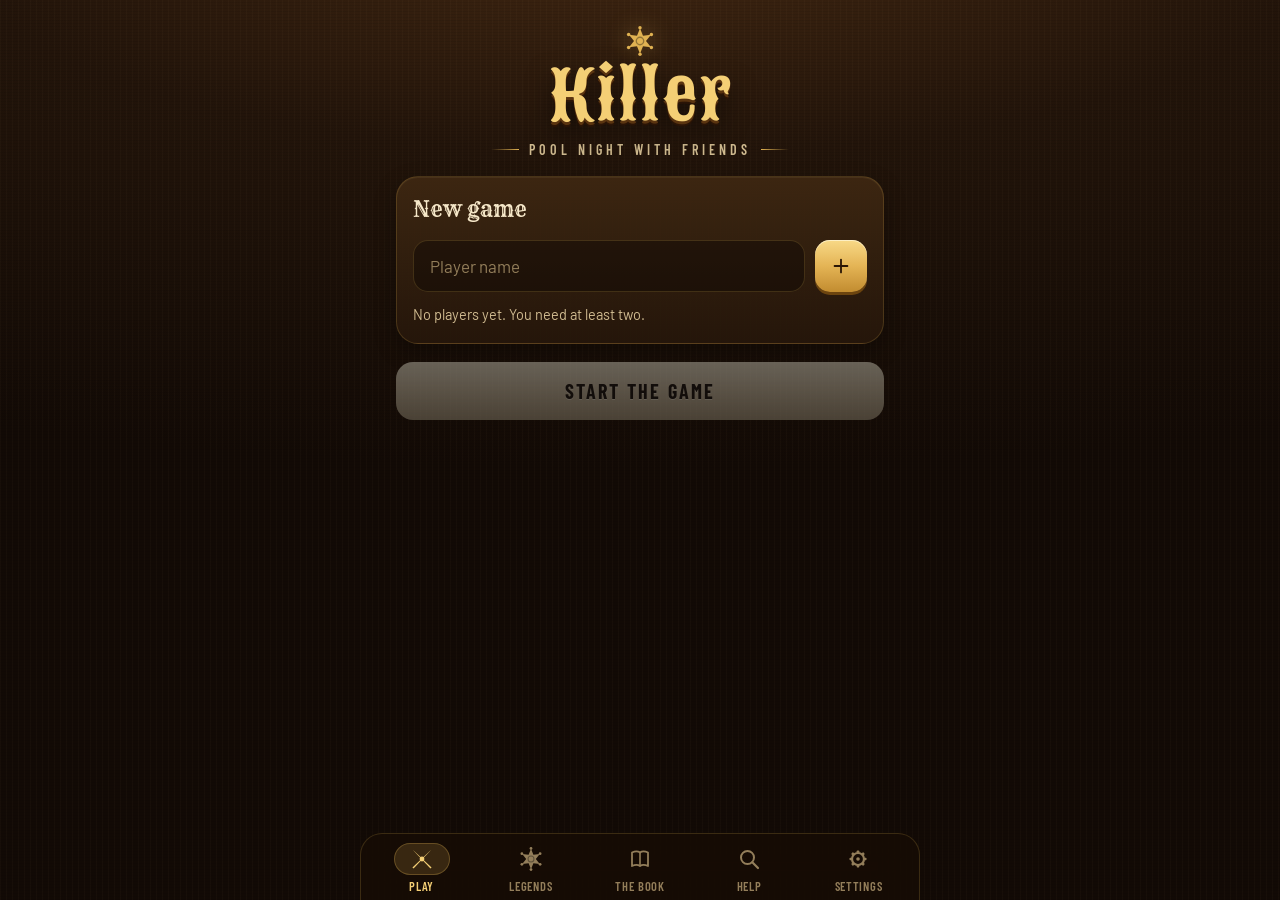
<file: index.html>
<!DOCTYPE html>
<html lang="fr">
<head>
<meta charset="UTF-8">
<meta name="viewport" content="width=device-width, initial-scale=1, viewport-fit=cover">
<meta name="theme-color" content="#160d06">
<meta name="color-scheme" content="dark">
<meta name="apple-mobile-web-app-capable" content="yes">
<meta name="mobile-web-app-capable" content="yes">
<meta name="apple-mobile-web-app-status-bar-style" content="black-translucent">
<meta name="apple-mobile-web-app-title" content="Killer">
<meta name="description" content="Killer — le compagnon de tes soirées billard : cartes, vies, classement et règles maison.">
<title>Killer — Billard entre amis</title>
<link rel="manifest" href="manifest.webmanifest">
<link rel="icon" type="image/png" href="icons/icon-192.png">
<link rel="apple-touch-icon" href="icons/apple-touch-icon.png">
<link rel="stylesheet" href="app.css">
</head>
<body>
<div id="app" class="appWrap"></div>
<div id="toast" class="toast" role="status" aria-live="polite"></div>
<script src="images.js"></script>
<script src="app.js"></script>
</body>
</html>
</file>
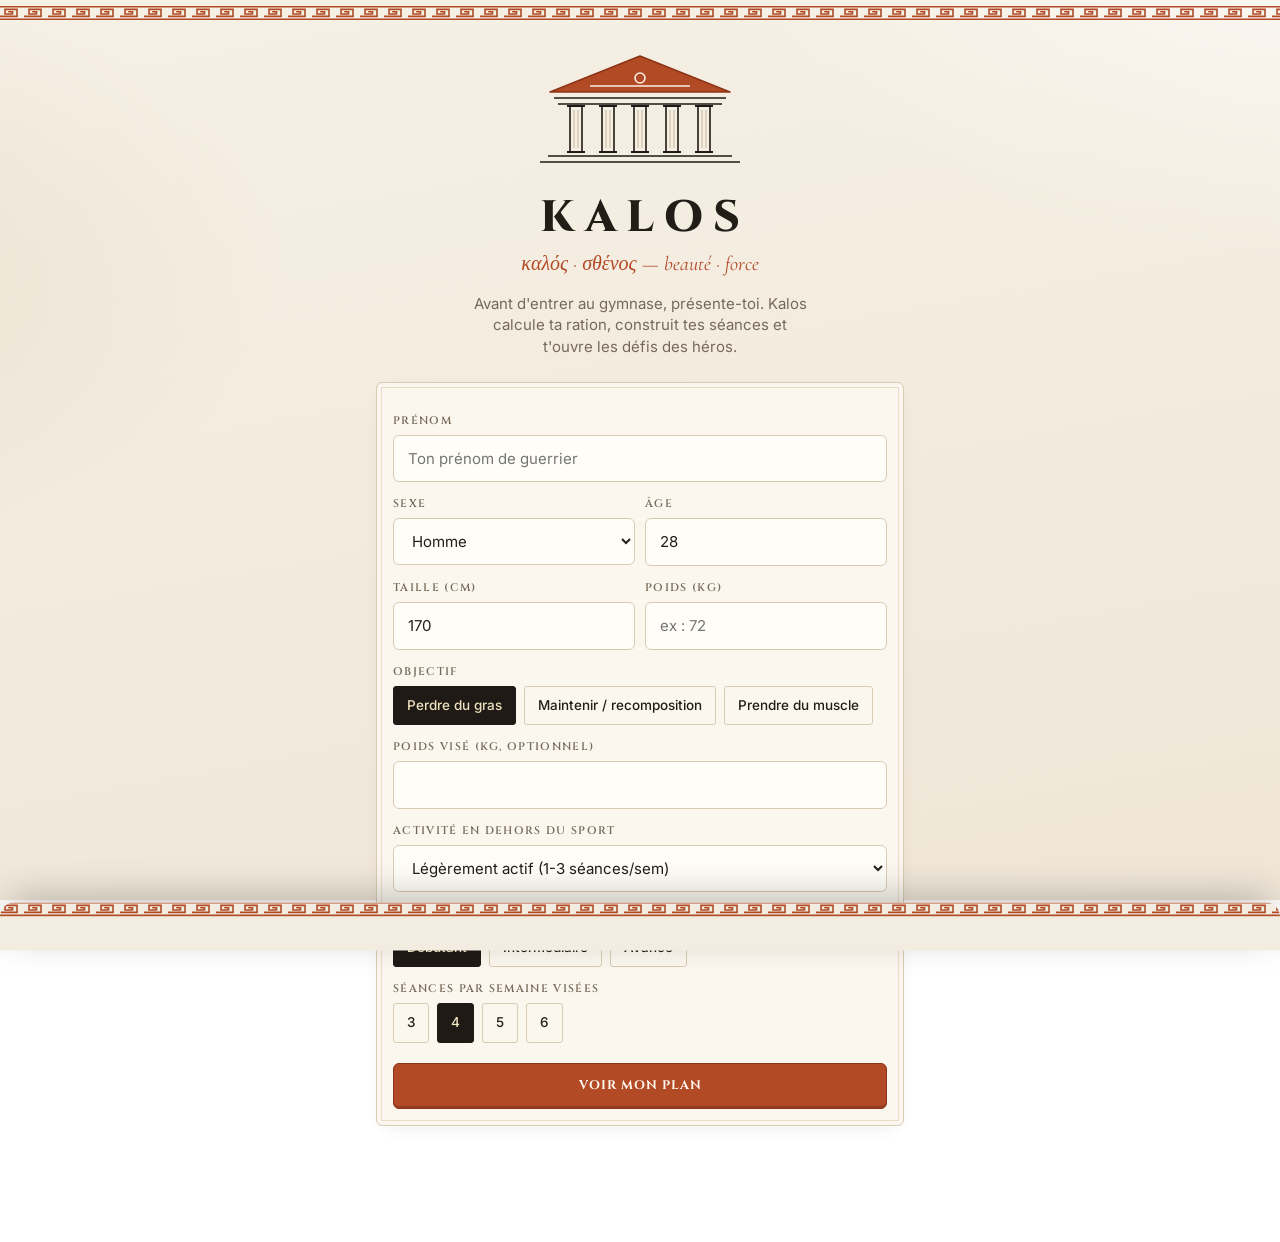
<file: kalos/index.html>
<!DOCTYPE html>
<html lang="fr">
<head>
<meta charset="utf-8">
<meta name="viewport" content="width=device-width, initial-scale=1, viewport-fit=cover">
<meta name="theme-color" content="#f3ece0">
<meta name="apple-mobile-web-app-capable" content="yes">
<meta name="mobile-web-app-capable" content="yes">
<meta name="apple-mobile-web-app-status-bar-style" content="default">
<meta name="apple-mobile-web-app-title" content="Kalos">
<title>Kalos</title>
<link rel="manifest" href="manifest.webmanifest">
<link rel="apple-touch-icon" href="apple-touch-icon.png">
<link rel="icon" type="image/png" href="icon-192.png">
<link rel="preconnect" href="https://fonts.googleapis.com">
<link rel="preconnect" href="https://fonts.gstatic.com" crossorigin>
<link href="https://fonts.googleapis.com/css2?family=Cinzel:wght@500;600;700;800&family=Cormorant+Garamond:ital,wght@1,500;1,600&family=Inter:wght@400;500;600;700&display=swap" rel="stylesheet">
<style>
:root{
  --bg:#f3ece0;--card:#fbf7ef;--card2:#efe6d6;--line:#d9cbb2;--line2:#e8dcc7;
  --txt:#231d17;--mut:#76695a;--dim:#a49580;
  --terra:#b24a26;--terra-d:#8c3416;--terra-l:#f1ddd0;--ink:#1f1a15;--gold:#a8822f;--gold-l:#efe2bf;--aegean:#2d5b80;--olive:#66773a;--blood:#8e2a1c;
  --pro:#b24a26;--carb:#2d5b80;--fat:#c39a3e;
  --r:6px;--safe-t:env(safe-area-inset-top,0px);--safe-b:env(safe-area-inset-bottom,0px);
  --serif:"Cinzel","Trajan Pro",Georgia,serif;--sans:Inter,system-ui,-apple-system,sans-serif;--it:"Cormorant Garamond",Georgia,serif;
  --meander:url("data:image/svg+xml,%3Csvg xmlns='http://www.w3.org/2000/svg' width='24' height='14' viewBox='0 0 24 14'%3E%3Cg fill='none' stroke='%23b24a26' stroke-width='1.6' stroke-linecap='square'%3E%3Cpath d='M0 .8H24M0 13.2H24'/%3E%3Cpath d='M0 10.4H17V3.4H5V8H12.5V5.8H9'/%3E%3C/g%3E%3C/svg%3E");
}
*{box-sizing:border-box;-webkit-tap-highlight-color:transparent}
html,body{margin:0;color:var(--txt);font-family:var(--sans);font-size:15px;line-height:1.45}
body{min-height:100vh;padding-top:var(--safe-t);background:
  radial-gradient(1200px 600px at 110% -10%,rgba(255,255,255,.7),transparent 60%),
  radial-gradient(900px 500px at -20% 30%,rgba(214,198,170,.35),transparent 60%),
  linear-gradient(170deg,#f6f0e5,#efe6d7);background-attachment:fixed}
h1,h2,h3,.serif{font-family:var(--serif);letter-spacing:.02em;margin:0;font-weight:700}
h1{font-size:25px;line-height:1.15}h2{font-size:18px}h3{font-size:15px;letter-spacing:.04em}
.kcal,.num,.stat .v,.timer .t,.set,.day{font-family:var(--serif)}
.quote{font-family:var(--it);font-style:italic;font-size:18px;line-height:1.35;color:var(--mut)}
button{font:inherit;color:inherit;background:none;border:0;cursor:pointer;padding:0}
input,select,textarea{font:inherit;color:var(--txt);background:#fffdf8;border:1px solid var(--line);border-radius:var(--r);padding:12px 14px;width:100%;outline:none}
input:focus,select:focus,textarea:focus{border-color:var(--terra);box-shadow:0 0 0 3px rgba(178,74,38,.12)}
label{display:block;font-size:11px;color:var(--mut);margin:14px 0 6px;font-family:var(--serif);letter-spacing:.12em;text-transform:uppercase;font-weight:600}
.wrap{max-width:560px;margin:0 auto;padding:0 16px calc(104px + var(--safe-b))}
.row{display:flex;align-items:center;gap:10px}.between{justify-content:space-between}.col{display:flex;flex-direction:column;gap:10px}
.grid2{display:grid;grid-template-columns:1fr 1fr;gap:10px}.grid3{display:grid;grid-template-columns:repeat(3,1fr);gap:10px}
.mut{color:var(--mut)}.dim{color:var(--dim)}.small{font-size:13px}.xs{font-size:12px}.b{font-weight:600}
.grow{flex:1;min-width:0}.ell{white-space:nowrap;overflow:hidden;text-overflow:ellipsis}
.meander{height:14px;background:var(--meander) repeat-x;background-size:24px 14px}
.meander.thin{height:10px;background-size:17px 10px;opacity:.75}
/* cartes : cadre double façon stèle */
.card{background:var(--card);border:1px solid var(--line);border-radius:var(--r);padding:16px;margin-bottom:12px;box-shadow:inset 0 0 0 4px var(--card),inset 0 0 0 5px var(--line2),0 1px 0 rgba(255,255,255,.8),0 6px 18px -12px rgba(80,50,20,.25)}
.card.ink{background:var(--ink);color:#f3e7d1;border-color:var(--ink);box-shadow:inset 0 0 0 4px var(--ink),inset 0 0 0 5px rgba(168,130,47,.55),0 10px 24px -14px rgba(0,0,0,.6)}
.card.ink .mut{color:#bfae92}
.card.terra{background:linear-gradient(160deg,#b9502b,#9a3d1c);color:#fbefe3;border-color:#8c3416;box-shadow:inset 0 0 0 4px transparent,inset 0 0 0 5px rgba(255,235,210,.35),0 10px 24px -14px rgba(120,40,10,.7)}
.card.terra .mut{color:#f2cdb7}
/* boutons */
.btn{white-space:nowrap;display:inline-flex;align-items:center;justify-content:center;gap:8px;padding:13px 18px;border-radius:var(--r);font-weight:700;font-family:var(--serif);letter-spacing:.08em;text-transform:uppercase;font-size:12.5px;background:var(--card);border:1px solid var(--ink);color:var(--ink)}
.btn.pri{background:var(--terra);color:#fff8ef;border-color:var(--terra-d);box-shadow:inset 0 -2px 0 rgba(0,0,0,.18)}
.btn.dark{background:var(--ink);color:var(--gold-l);border-color:var(--ink);box-shadow:inset 0 0 0 3px var(--ink),inset 0 0 0 4px rgba(168,130,47,.6)}
.btn.ghost{background:transparent;border-color:transparent}
.btn.full{width:100%}.btn.sm{padding:8px 12px;font-size:11px}
.btn:active{transform:translateY(1px)}
.btn[disabled]{opacity:.45}
.chips{display:flex;gap:8px;flex-wrap:wrap}
.chip{padding:9px 13px;border-radius:3px;background:var(--card);border:1px solid var(--line);font-size:13.5px;font-weight:500}
.chip.on{background:var(--ink);color:var(--gold-l);border-color:var(--ink)}
.tag{display:inline-block;font-size:10px;font-weight:700;padding:4px 8px;border-radius:2px;background:var(--card2);color:var(--mut);font-family:var(--serif);letter-spacing:.12em;text-transform:uppercase}
.tag.terra{background:var(--terra-l);color:var(--terra-d)}
.tag.gold{background:var(--gold-l);color:#7a5d1c}
/* en-tête */
.head{padding:14px 0 6px}
.top{display:flex;align-items:flex-end;justify-content:space-between;gap:12px;margin:12px 0 18px}
.eyebrow{font-family:var(--serif);font-size:11px;letter-spacing:.2em;text-transform:uppercase;color:var(--terra);font-weight:700}
.ico{width:42px;height:42px;border-radius:50%;background:var(--card);border:1px solid var(--line);display:flex;align-items:center;justify-content:center;color:var(--ink);flex:none}
.ico svg{width:22px;height:22px}
.sec{display:flex;align-items:center;gap:10px;margin:26px 0 12px;font-family:var(--serif);font-weight:700;font-size:13px;letter-spacing:.18em;text-transform:uppercase}
.sec::before,.sec::after{content:"";flex:1;height:1px;background:linear-gradient(90deg,transparent,var(--line) 30%,var(--line) 70%,transparent)}
.sec i{width:6px;height:6px;background:var(--terra);transform:rotate(45deg);display:inline-block}
/* nav */
.nav{position:fixed;left:0;right:0;bottom:0;background:rgba(248,243,233,.96);backdrop-filter:blur(12px);-webkit-backdrop-filter:blur(12px);padding:0 6px calc(6px + var(--safe-b));z-index:20;box-shadow:0 -8px 24px -18px rgba(60,40,20,.5)}
.nav .meander{margin:0 -6px 4px}
.nav .in{max-width:560px;margin:0 auto;display:grid;grid-template-columns:repeat(5,1fr)}
.nav button{display:flex;flex-direction:column;align-items:center;gap:3px;font-family:var(--serif);font-size:9.5px;letter-spacing:.1em;text-transform:uppercase;font-weight:700;color:var(--dim);padding:6px 0 4px;position:relative}
.nav button svg{width:26px;height:26px}
.nav button.on{color:var(--terra)}
.nav button.on::after{content:"";position:absolute;top:-1px;width:6px;height:6px;background:var(--terra);transform:rotate(45deg)}
/* barres, listes */
.bar{height:6px;border-radius:1px;background:var(--card2);overflow:hidden;border:1px solid var(--line2)}
.bar>i{display:block;height:100%}
.list .it{display:flex;align-items:center;gap:12px;padding:12px 0;border-top:1px solid var(--line2)}
.list .it:first-child{border-top:0}
.kcal{font-weight:700}
.x{width:30px;height:30px;border-radius:50%;display:flex;align-items:center;justify-content:center;color:var(--dim)}
.x:active{background:var(--card2)}
/* feuille */
.sheetbg{position:fixed;inset:0;background:rgba(31,26,21,.45);z-index:40;opacity:0;pointer-events:none;transition:.2s}
.sheetbg.on{opacity:1;pointer-events:auto}
.sheet{position:fixed;left:0;right:0;bottom:0;z-index:41;background:var(--bg);border-radius:14px 14px 0 0;max-height:90vh;overflow:auto;transform:translateY(105%);transition:transform .25s ease;padding:0 16px calc(20px + var(--safe-b));box-shadow:0 -10px 40px -10px rgba(0,0,0,.35)}
.sheet.on{transform:none}
.sheet .in{max-width:560px;margin:0 auto}
.sheet .meander{margin:0 -16px 14px;border-radius:14px 14px 0 0}
.toast{position:fixed;left:50%;bottom:calc(100px + var(--safe-b));transform:translateX(-50%) translateY(20px);background:var(--ink);color:var(--gold-l);padding:11px 16px;border-radius:4px;font-weight:600;font-size:14px;opacity:0;transition:.2s;z-index:60;pointer-events:none;max-width:90vw;text-align:center;box-shadow:inset 0 0 0 3px var(--ink),inset 0 0 0 4px rgba(168,130,47,.5)}
.toast.on{opacity:1;transform:translateX(-50%)}
.ring-wrap{display:flex;align-items:center;gap:18px}
.stat{background:var(--card);border:1px solid var(--line);border-radius:var(--r);padding:12px;text-align:center}
.stat .v{font-size:22px;font-weight:700}
.stat .l{font-size:11px;color:var(--mut)}
/* exercices */
.ex{background:var(--card);border:1px solid var(--line);border-left:3px solid var(--terra);border-radius:var(--r);padding:14px;margin-bottom:10px}
.ex .num{min-width:34px;height:34px;padding:0 4px;border:1px solid var(--terra);color:var(--terra);display:flex;align-items:center;justify-content:center;font-weight:700;font-size:13px;flex:none;border-radius:2px}
.cue{margin-top:10px;font-size:13px;color:var(--mut);display:none}
.ex.open .cue{display:block}
.vid{margin-top:10px;border:1px dashed var(--line);border-radius:var(--r);height:84px;display:flex;align-items:center;justify-content:center;gap:8px;color:var(--dim);font-size:12px;background:repeating-linear-gradient(135deg,transparent 0 10px,rgba(178,74,38,.04) 10px 20px)}
.sets{display:flex;gap:8px;flex-wrap:wrap;margin-top:12px}
.set{min-width:44px;height:44px;border-radius:2px;border:1.5px solid var(--line);display:flex;align-items:center;justify-content:center;font-weight:700;font-size:14px;color:var(--mut);background:#fffdf8}
.set.d{background:var(--terra);color:#fff8ef;border-color:var(--terra-d)}
.timer{position:fixed;left:16px;right:16px;bottom:calc(92px + var(--safe-b));z-index:30;max-width:528px;margin:0 auto;background:var(--ink);color:#f3e7d1;border-radius:6px;padding:14px 16px;display:none;align-items:center;gap:14px;box-shadow:inset 0 0 0 4px var(--ink),inset 0 0 0 5px rgba(168,130,47,.6),0 14px 30px -10px rgba(0,0,0,.5)}
.timer.on{display:flex}
.timer .t{font-size:30px;font-weight:700;color:var(--gold-l);min-width:90px}
.timer .btn{border-color:rgba(168,130,47,.6);background:transparent;color:var(--gold-l)}
.timer .btn.pri{background:var(--terra);border-color:var(--terra);color:#fff}
body.timing .wrap{padding-bottom:calc(190px + var(--safe-b))}
body.timing .toast{bottom:calc(180px + var(--safe-b))}
.days{display:grid;grid-template-columns:repeat(6,1fr);gap:7px}
.day{aspect-ratio:1;border-radius:2px;background:var(--card);border:1px solid var(--line);display:flex;align-items:center;justify-content:center;font-weight:700;font-size:13px;color:var(--mut)}
.day.d{background:var(--terra);color:#fff8ef;border-color:var(--terra-d)}
.day.cur{outline:2px solid var(--ink);outline-offset:2px;color:var(--ink)}
.day.rest{color:var(--dim);background:var(--card2)}
.ladder{display:flex;flex-direction:column;gap:4px;margin-top:10px}
.step{display:flex;align-items:center;gap:12px;font-size:14px;padding:8px 10px;border-radius:3px}
.step .dot{width:11px;height:11px;border:1.5px solid var(--dim);transform:rotate(45deg);flex:none;margin:0 3px}
.step.now{background:var(--card2);font-weight:600}.step.now .dot{border-color:var(--terra);background:var(--terra)}
.step.ok .dot{background:var(--gold);border-color:var(--gold)}
.seg{display:flex;border:1px solid var(--ink);border-radius:var(--r);overflow:hidden;margin-bottom:12px}
.seg button{flex:1;padding:10px 4px;font-size:10.5px;font-weight:700;color:var(--ink);font-family:var(--serif);letter-spacing:.1em;text-transform:uppercase;border-left:1px solid var(--ink)}
.seg button:first-child{border-left:0}
.seg button.on{background:var(--ink);color:var(--gold-l)}
.res{max-height:46vh;overflow:auto}
.empty{text-align:center;padding:18px 0;color:var(--dim);font-size:14px}
.water{display:flex;gap:4px;flex-wrap:wrap}
.water svg{width:22px;height:30px}
.ai-out{white-space:pre-wrap;font-size:14px;line-height:1.55;margin-top:10px}
.spin{width:15px;height:15px;border-radius:50%;border:2px solid currentColor;border-right-color:transparent;animation:sp .8s linear infinite;display:inline-block}
@keyframes sp{to{transform:rotate(360deg)}}
.hidden{display:none!important}
svg text{font-family:var(--sans)}
/* travaux */
.labor{display:flex;gap:12px;align-items:flex-start;padding:14px 0;border-top:1px solid var(--line2)}
.labor:first-child{border-top:0}
.labor .medal{width:46px;height:46px;flex:none;border-radius:50%;display:flex;align-items:center;justify-content:center;font-family:var(--serif);font-weight:800;font-size:14px;border:1.5px solid var(--line);color:var(--dim);background:var(--card2)}
.labor.done .medal{background:radial-gradient(circle at 35% 30%,#f3e1a6,#b48a2e 70%);border-color:#8d6a1e;color:#3b2a07}
.labor .myth{font-family:var(--it);font-style:italic;font-size:15px;color:var(--mut);line-height:1.3;margin:2px 0 6px}
.rank{display:flex;align-items:center;gap:14px}
.rank svg{width:54px;height:54px;flex:none}
.pips{display:grid;grid-template-columns:repeat(12,1fr);gap:3px;margin-top:12px}
.pips i{height:6px;background:rgba(243,231,209,.18);border-radius:1px}
.pips i.on{background:var(--gold)}
.card:not(.ink) .pips i{background:var(--card2)}
.card:not(.ink) .pips i.on{background:var(--gold)}
/* onboarding */
.hero{text-align:center;padding:28px 6px 10px}
.hero .logo{font-family:var(--serif);font-weight:800;font-size:44px;letter-spacing:.22em;margin:12px 0 0;padding-left:.22em}
.hero .gr{font-family:var(--it);font-style:italic;font-size:20px;color:var(--terra)}

/* v3 */
.medal.bronze{background:radial-gradient(circle at 35% 30%,#f2cfa6,#a8642e 72%)!important;color:#3a1d06!important;border-color:#7d4a20!important}
.medal.silver{background:radial-gradient(circle at 35% 30%,#ffffff,#a7a49d 72%)!important;color:#2b2b2b!important;border-color:#87837b!important}
.medal.gold{background:radial-gradient(circle at 35% 30%,#f3e1a6,#b48a2e 70%)!important;border-color:#8d6a1e!important;color:#3b2a07!important}
.obj{display:grid;grid-template-columns:repeat(3,1fr);gap:6px;text-align:center}
.obj .o{display:flex;flex-direction:column;align-items:center;gap:4px}
.obj .o .l{font-family:var(--serif);font-size:10.5px;letter-spacing:.12em;text-transform:uppercase;font-weight:700}
.sethead,.setrow{display:grid;grid-template-columns:40px 1fr 70px 62px 44px;gap:6px;align-items:center}
.sethead.nokg,.setrow.nokg{grid-template-columns:40px 1fr 72px 44px}
.sethead{font-size:9.5px;letter-spacing:.12em;text-transform:uppercase;color:var(--dim);font-family:var(--serif);font-weight:700;margin-top:12px}
.setrow{margin-top:6px}
.setrow input{padding:9px 4px;text-align:center;font-weight:600}
.setrow .n{font-family:var(--serif);font-weight:700;color:var(--terra);font-size:13px;text-align:center}
.setrow .prev{font-size:12px;color:var(--dim)}
.setrow.d input{background:var(--terra-l);border-color:#e3bba5}
.chk{width:44px;height:40px;border:1.5px solid var(--line);border-radius:2px;display:flex;align-items:center;justify-content:center;background:#fffdf8;font-weight:800;color:var(--dim)}
.chk.d{background:var(--terra);color:#fff;border-color:var(--terra-d)}
.sug{margin-top:10px;font-size:12.5px;padding:8px 10px;background:var(--gold-l);color:#5e4813;border-radius:3px}
.guide{border-left:3px solid var(--gold)!important}
.guide ul{margin:8px 0 12px;padding-left:18px}.guide li{margin:5px 0;font-size:13.5px}
.rec{display:grid;grid-template-columns:repeat(3,1fr);gap:8px 12px;margin-top:10px}
.week{display:flex;gap:5px;margin-top:8px}
.week i{flex:1;height:8px;background:var(--card2);border:1px solid var(--line2);border-radius:1px}
.week i.on{background:var(--terra);border-color:var(--terra-d)}
.pr{display:inline-block;font-size:9.5px;font-weight:800;color:#5e4813;background:var(--gold-l);padding:2px 6px;border-radius:2px;font-family:var(--serif);letter-spacing:.1em}
.flame{display:inline-flex;align-items:center;gap:6px;padding:7px 11px;border:1px solid var(--line);border-radius:999px;background:var(--card);font-family:var(--serif);font-weight:800;font-size:14px}
.flame svg{width:18px;height:18px}
.odmap{background:linear-gradient(180deg,#e7eef1,#dbe6ea);border:1px solid #c5d3d9;border-radius:var(--r);padding:6px;margin-top:10px}
.stop{display:flex;gap:12px;padding:10px 0;border-top:1px solid var(--line2)}.stop:first-child{border-top:0}
.stop .nm{width:30px;height:30px;flex:none;border:1.5px solid var(--line);color:var(--dim);display:flex;align-items:center;justify-content:center;font-family:var(--serif);font-weight:700;font-size:11px;transform:rotate(45deg)}
.stop .nm span{transform:rotate(-45deg)}
.stop.ok .nm{background:var(--aegean);border-color:var(--aegean);color:#fff}
.stop.cur .nm{border-color:var(--terra);color:var(--terra)}
.rate{display:grid;grid-template-columns:repeat(3,1fr);gap:8px;margin-top:12px}
.rate button{padding:14px 6px;border:1px solid var(--line);border-radius:var(--r);background:var(--card);font-weight:600;font-size:13.5px}
.rate button b{display:block;font-family:var(--serif);font-size:20px;margin-bottom:4px}
</style>
</head>
<body>
<div id="app"></div>
<nav class="nav hidden" id="nav"><div class="meander thin"></div><div class="in" id="navIn"></div></nav>
<div class="timer" id="timer"><div class="t" id="timerT">1:30</div><div class="grow"><div class="serif" style="font-size:13px;letter-spacing:.14em">REPOS</div><div class="xs" style="color:#bfae92">Respire. Le guerrier récupère.</div></div><button class="btn sm" data-act="timerAdd">+15s</button><button class="btn sm pri" data-act="timerStop">Go</button></div>
<div class="sheetbg" id="sheetbg" data-act="closeSheet"></div>
<div class="sheet" id="sheet"><div class="meander"></div><div class="in"><div id="sheetIn"></div></div></div>
<div class="toast" id="toast"></div>
<script>
/* =========================================================
   KALOS — καλός (beauté) + σθένος (force)
   Nutrition · Gymnase · Palestre (calisthénie) · 12 Travaux
   ========================================================= */
const KEY='kalos.v1', OLDKEY='forma.v1';
const $=s=>document.querySelector(s);
const esc=s=>String(s??'').replace(/[&<>"']/g,c=>({'&':'&amp;','<':'&lt;','>':'&gt;','"':'&quot;',"'":'&#39;'}[c]));
const r0=n=>Math.round(n||0), r1=n=>Math.round((n||0)*10)/10;
const uid=()=>Math.random().toString(36).slice(2,9);
function dkey(d=new Date()){return d.getFullYear()+'-'+String(d.getMonth()+1).padStart(2,'0')+'-'+String(d.getDate()).padStart(2,'0')}
function addDays(k,n){const [y,m,d]=k.split('-').map(Number);const dt=new Date(y,m-1,d+n);return dkey(dt)}
function fmtDay(k){const [y,m,d]=k.split('-').map(Number);const dt=new Date(y,m-1,d);if(k===dkey())return "Aujourd'hui";if(k===addDays(dkey(),-1))return 'Hier';return dt.toLocaleDateString('fr-FR',{weekday:'long',day:'numeric',month:'short'})}
function hash(s){let h=1779033703^s.length;for(let i=0;i<s.length;i++){h=Math.imul(h^s.charCodeAt(i),3432918353);h=h<<13|h>>>19}return h>>>0}
function rng(seed){let a=hash(seed);return()=>{a|=0;a=a+0x6D2B79F5|0;let t=Math.imul(a^a>>>15,1|a);t=t+Math.imul(t^t>>>7,61|t)^t;return((t^t>>>14)>>>0)/4294967296}}

/* ---------------- ÉTAT ---------------- */
function blank(){return{profile:null,log:{},foods:[],recent:[],weights:[],workouts:[],plan:null,active:null,cali:{level:0,done:{},sel:null,adj:1},skills:{},tests:[],labors:{},gymPref:{dur:45,focus:'auto'},favs:[],lifts:{},olymp:{},activities:[],seen:{},shields:0,frozen:{},streakCheck:null,shieldAt:null,adaptive:null,checkinAt:null,planShown:true,gloryTab:'travaux',updatedAt:0}}
function load(){try{const s=JSON.parse(localStorage.getItem(KEY)||localStorage.getItem(OLDKEY));if(s&&typeof s==='object')return Object.assign(blank(),s)}catch(e){}return blank()}
let S=load();
let syncT=null;
function save(){S.updatedAt=Date.now();try{localStorage.setItem(KEY,JSON.stringify(S))}catch(e){}clearTimeout(syncT);syncT=setTimeout(pushCloud,1500)}
function day(k){if(!S.log[k])S.log[k]={meals:{breakfast:[],lunch:[],dinner:[],snack:[]},water:0};return S.log[k]}

/* --------- Cloud (Claude artifact) : sync + IA ---------- */
let DBREF=null, SAMPLE=null, SAMPLE_IMG=false;
function withTimeout(p,ms){return Promise.race([p,new Promise((_,j)=>setTimeout(()=>j(new Error('timeout')),ms))])}
async function initCloud(){
  if(!(window.claude&&typeof window.claude.use==='function'))return;
  claude.use('sample').then(async s=>{if(!s)return;SAMPLE=s;try{const l=await s.limits();SAMPLE_IMG=!!(l&&l.images)}catch(e){}render()}).catch(()=>{});
  try{
    const [db,user]=await Promise.all([claude.use('db'),claude.use('user')]);
    if(!db||!user)return;
    const id=await user.id(); if(!id)return;
    const ref=db.collection('data/users/'+id).doc('state');
    let snap=await withTimeout(ref.get(),10000);
    let d=snap&&typeof snap.data==='function'?snap.data():snap;
    DBREF=ref;
    if(d&&d.json&&(d.updatedAt||0)>(S.updatedAt||0)){
      try{S=Object.assign(blank(),JSON.parse(d.json));localStorage.setItem(KEY,JSON.stringify(S));render();toast('Données synchronisées')}catch(e){}
    }else if(S.updatedAt){pushCloud()}
  }catch(e){}
}
let pushing=false,pushAgain=false;
async function pushCloud(){if(!DBREF)return;if(pushing){pushAgain=true;return}pushing=true;try{await DBREF.set({json:JSON.stringify(S),updatedAt:S.updatedAt})}catch(e){}pushing=false;if(pushAgain){pushAgain=false;pushCloud()}}
async function askJSON(prompt,opts){
  if(typeof SAMPLE.json==='function'){try{return await SAMPLE.json(prompt,opts)}catch(e){if(e&&e.code)throw e}}
  const r=await SAMPLE(prompt,opts);const t=(r&&r.text)||'';const m=t.match(/\{[\s\S]*\}/);return JSON.parse(m?m[0]:t);
}

/* ---------------- CALCULS ---------------- */
const ACT=[{v:1.2,l:'Sédentaire (bureau, peu de marche)'},{v:1.375,l:'Légèrement actif (1-3 séances/sem)'},{v:1.55,l:'Actif (3-5 séances/sem)'},{v:1.725,l:'Très actif (6-7 séances/sem)'}];
const GOALS={cut:'Perdre du gras',maintain:'Maintenir / recomposition',gain:'Prendre du muscle'};
const LEVELS=['Débutant','Intermédiaire','Avancé'];
function curWeight(){const w=S.weights.slice().sort((a,b)=>a.d<b.d?-1:1);return w.length?w[w.length-1].kg:(S.profile?S.profile.weight:70)}
function targets(){
  const p=S.profile;if(!p)return null;const w=curWeight();
  const bmr=10*w+6.25*p.height-5*p.age+(p.sex==='m'?5:-161);
  const tdeeF=bmr*(+p.activity); const tdee=S.adaptive&&S.adaptive.tdee?S.adaptive.tdee:tdeeF;
  let kcal=p.goal==='cut'?tdee*0.8:p.goal==='gain'?tdee*1.1:tdee;
  kcal=Math.max(kcal,bmr*1.05,p.sex==='m'?1500:1200);
  const P=w*(p.goal==='cut'?2.0:1.8), F=w*0.9, C=Math.max(50,(kcal-P*4-F*9)/4);
  return{bmr:r0(bmr),tdeeF:r0(tdeeF),adaptive:!!(S.adaptive&&S.adaptive.tdee),tdee:r0(tdee),kcal:r0(kcal),p:r0(P),c:r0(C),f:r0(F),water:Math.round(w*35/250)*250};
}
function totals(k){const d=S.log[k];const t={kcal:0,p:0,c:0,f:0};if(!d)return t;for(const m in d.meals)for(const e of d.meals[m]){t.kcal+=e.kcal;t.p+=e.p;t.c+=e.c;t.f+=e.f}return t}

/* ---------------- BASE ALIMENTS (pour 100 g) ---------------- */
// [nom, kcal, prot, gluc, lip, portion g, libellé portion]
const FOODS=[
['Œuf entier',143,12.6,0.7,9.5,50,'1 œuf'],['Blanc d\'œuf',52,11,0.7,0.2,33,'1 blanc'],['Œuf au plat (huile)',196,13.6,0.8,15,55,'1 œuf'],
['Blanc de poulet cuit',165,31,0,3.6,150,'1 filet'],['Cuisse de poulet cuite',209,26,0,10.9,120,'1 cuisse'],['Bœuf haché 5% cuit',170,26,0,7,125,'1 steak'],['Bœuf haché 15% cuit',250,26,0,15,125,'1 steak'],['Steak de bœuf',200,29,0,9,150,'1 pièce'],['Filet de porc',143,26,0,3.5,150,'1 portion'],['Jambon blanc',115,20,1,3.5,40,'1 tranche'],['Saucisse',290,13,2,26,80,'1 saucisse'],
['Saumon',208,20,0,13,125,'1 pavé'],['Thon au naturel (boîte)',116,26,0,1,100,'1 boîte égouttée'],['Crevettes',99,24,0.2,0.3,100,'1 portion'],['Poisson blanc',90,20,0,1,150,'1 filet'],['Tofu',76,8,1.9,4.8,100,'1 portion'],
['Riz blanc cuit',130,2.7,28,0.3,180,'1 bol'],['Riz complet cuit',123,2.7,25.6,1,180,'1 bol'],['Riz gluant cuit',97,2,21,0.2,150,'1 sachet'],['Pâtes cuites',158,5.8,31,0.9,200,'1 assiette'],['Nouilles de riz cuites',109,1.8,24,0.2,200,'1 portion'],['Nouilles instantanées (Mama)',450,9,62,18,60,'1 paquet sec'],
['Pain blanc / baguette',270,9,55,1.5,40,'1 tranche'],['Pain complet',247,13,41,3.4,35,'1 tranche'],['Flocons d\'avoine',379,13,68,6.5,50,'1 portion'],['Granola',470,10,62,20,50,'1 bol'],['Corn flakes',357,7.5,84,0.4,40,'1 bol'],
['Patate douce cuite',90,2,21,0.1,150,'1 moyenne'],['Pomme de terre cuite',87,1.9,20,0.1,150,'1 moyenne'],['Quinoa cuit',120,4.4,21,1.9,150,'1 portion'],['Lentilles cuites',116,9,20,0.4,150,'1 portion'],['Pois chiches cuits',164,8.9,27,2.6,150,'1 portion'],['Haricots rouges cuits',127,8.7,22.8,0.5,150,'1 portion'],
['Banane',89,1.1,23,0.3,120,'1 banane'],['Pomme',52,0.3,14,0.2,150,'1 pomme'],['Mangue',60,0.8,15,0.4,200,'1 mangue'],['Ananas',50,0.5,13,0.1,150,'1 portion'],['Pastèque',30,0.6,7.6,0.2,250,'1 tranche'],['Papaye',43,0.5,11,0.3,200,'1 portion'],['Fraises',32,0.7,7.7,0.3,150,'1 barquette'],['Orange',47,0.9,12,0.1,150,'1 orange'],
['Brocoli',34,2.8,7,0.4,150,'1 portion'],['Salade verte',15,1.4,2.9,0.2,80,'1 bol'],['Tomate',18,0.9,3.9,0.2,120,'1 tomate'],['Concombre',15,0.7,3.6,0.1,150,'1/2 concombre'],['Carottes',41,0.9,10,0.2,100,'1 portion'],['Légumes sautés',60,2,7,3,150,'1 portion'],['Avocat',160,2,8.5,14.7,100,'1/2 avocat'],
['Amandes',579,21,22,50,30,'1 poignée'],['Cacahuètes',567,26,16,49,30,'1 poignée'],['Beurre de cacahuète',588,25,20,50,15,'1 c. à soupe'],['Huile (olive, tournesol)',884,0,0,100,10,'1 c. à soupe'],['Beurre',717,0.9,0.1,81,10,'1 noisette'],
['Lait demi-écrémé',46,3.3,4.8,1.6,250,'1 verre'],['Yaourt grec 0%',59,10,3.6,0.4,150,'1 pot'],['Yaourt nature',61,3.5,4.7,3.3,125,'1 pot'],['Skyr',63,11,4,0.2,150,'1 pot'],['Fromage blanc 0%',45,7.5,4,0.2,100,'1 portion'],['Emmental',380,28,0,30,30,'1 portion'],['Mozzarella',254,18,2.2,19.5,60,'1/2 boule'],
['Whey protéine',400,80,8,6,30,'1 dose'],['Barre protéinée',350,30,35,10,60,'1 barre'],['Chocolat noir 70%',600,7.8,46,43,20,'2 carrés'],['Miel',304,0.3,82,0,20,'1 c. à soupe'],
['Coca-Cola',42,0,10.6,0,330,'1 canette'],['Bière',43,0.5,3.6,0,330,'1 canette'],['Jus d\'orange',45,0.7,10,0.2,250,'1 verre'],['Café noir',2,0.3,0,0,200,'1 tasse'],['Thé glacé thaï (cha yen)',80,1,13,2.5,300,'1 gobelet'],['Smoothie fruits',55,0.7,13,0.2,300,'1 gobelet'],
['Pad thaï crevettes',190,8,25,7,300,'1 assiette'],['Pad kra pao poulet + riz',170,9,18,7,350,'1 assiette'],['Khao man gai',170,9,20,6,350,'1 assiette'],['Khao pad (riz sauté)',180,6,25,6,300,'1 assiette'],['Pad see ew',190,7,26,7,300,'1 assiette'],
['Som tam (salade papaye)',50,1.5,9,1,200,'1 portion'],['Tom yum goong',45,4.5,3,1.8,350,'1 bol'],['Curry vert poulet (sans riz)',140,8,4,10,250,'1 bol'],['Massaman curry (sans riz)',165,8,8,11,250,'1 bol'],['Larb (porc/poulet)',150,15,4,8,200,'1 portion'],
['Moo ping (brochette porc)',230,20,8,13,40,'1 brochette'],['Gai yang (poulet grillé)',200,25,2,10,150,'1 portion'],['Mango sticky rice',230,3,40,7,200,'1 portion'],['Roti banane',330,6,40,16,120,'1 roti'],['Toastie 7-Eleven jambon fromage',250,10,30,10,120,'1 toastie'],
['Croissant',406,8,46,21,60,'1 croissant'],['Pizza margherita',266,11,33,10,150,'2 parts'],['Burger',250,13,25,11,220,'1 burger'],['Frites',312,3.4,41,15,150,'1 portion'],['Kebab',215,13,18,10,350,'1 kebab'],['Maki / sushi',140,5,28,1,30,'1 pièce']
];
function allFoods(){return S.foods.map(f=>({...f,custom:true})).concat(FOODS.map(a=>({n:a[0],kcal:a[1],p:a[2],c:a[3],f:a[4],pg:a[5],pl:a[6]})))}
const norm=s=>s.toLowerCase().normalize('NFD').replace(/[̀-ͯ]/g,'');

/* ---------------- EXERCICES SALLE ---------------- */
const GX={
 bench:{n:'Développé couché barre',m:'Pectoraux',k:'c',cue:'Omoplates serrées et basses, pieds ancrés. Descends la barre au bas des pecs, coudes à ~45°, pousse en expirant.'},
 db_bench:{n:'Développé couché haltères',m:'Pectoraux',k:'c',cue:'Haltères au-dessus des épaules, descends lentement jusqu\'à l\'étirement des pecs, remonte en arc.'},
 incline_db:{n:'Développé incliné haltères',m:'Haut des pecs',k:'c',cue:'Banc à 30°. Contrôle 2 s en descente, ne verrouille pas les coudes en haut.'},
 chest_press:{n:'Presse pectorale (machine)',m:'Pectoraux',k:'c',cue:'Poignées à hauteur du milieu de poitrine, dos collé, pousse sans décoller les épaules.'},
 fly:{n:'Écarté poulie / pec deck',m:'Pectoraux',k:'i',cue:'Bras légèrement fléchis, ramène les mains comme pour enlacer un arbre, serre 1 s.'},
 dips:{n:'Dips (assistés si besoin)',m:'Pecs / triceps',k:'c',cue:'Buste légèrement penché, descends jusqu\'à épaules au niveau des coudes, sans douleur.'},
 lat_pd:{n:'Tirage vertical poulie',m:'Dos',k:'c',cue:'Prise un peu plus large que les épaules, tire vers le haut de la poitrine en abaissant les épaules.'},
 row_cable:{n:'Tirage horizontal poulie',m:'Dos',k:'c',cue:'Dos droit, tire vers le nombril, serre les omoplates 1 s, retour contrôlé.'},
 db_row:{n:'Rowing haltère 1 bras',m:'Dos',k:'c',cue:'Genou et main sur le banc, tire l\'haltère vers la hanche, coude près du corps.'},
 bb_row:{n:'Rowing barre',m:'Dos',k:'c',cue:'Buste penché ~45°, dos gainé, tire la barre vers le bas du ventre.'},
 pullup:{n:'Tractions (ou assistées)',m:'Dos',k:'c',cue:'Pars bras tendus, épaules engagées, menton au-dessus de la barre, descente lente.'},
 face_pull:{n:'Face pull poulie',m:'Arrière épaules',k:'i',cue:'Corde à hauteur des yeux, tire vers le visage en écartant les mains, coudes hauts.'},
 ohp_db:{n:'Développé militaire haltères',m:'Épaules',k:'c',cue:'Assis ou debout gainé, pousse au-dessus de la tête sans cambrer.'},
 lat_raise:{n:'Élévations latérales',m:'Épaules',k:'i',cue:'Léger, contrôlé. Monte jusqu\'à hauteur d\'épaules, coudes légèrement fléchis.'},
 rear_delt:{n:'Oiseau / reverse fly',m:'Arrière épaules',k:'i',cue:'Buste penché, ouvre les bras sur les côtés en serrant le haut du dos.'},
 squat:{n:'Squat (barre ou goblet)',m:'Jambes',k:'c',cue:'Pieds largeur d\'épaules, genoux dans l\'axe des pieds, descends au moins cuisses parallèles, dos neutre.'},
 leg_press:{n:'Presse à cuisses',m:'Jambes',k:'c',cue:'Pieds au milieu du plateau, descends sans décoller le bas du dos, ne verrouille pas les genoux.'},
 rdl:{n:'Soulevé de terre roumain',m:'Ischios / fessiers',k:'c',cue:'Jambes quasi tendues, pousse les hanches vers l\'arrière, barre près des jambes, dos plat.'},
 lunge:{n:'Fentes marchées haltères',m:'Jambes / fessiers',k:'c',cue:'Grand pas, genou arrière frôle le sol, buste droit.'},
 leg_curl:{n:'Leg curl (machine)',m:'Ischios',k:'i',cue:'Contrôle la phase retour, ne lève pas les hanches.'},
 leg_ext:{n:'Leg extension',m:'Quadriceps',k:'i',cue:'Monte jusqu\'à extension, pause 1 s, redescends lentement.'},
 hip_thrust:{n:'Hip thrust',m:'Fessiers',k:'c',cue:'Haut du dos sur le banc, pousse le bassin vers le haut, serre les fessiers 1 s.'},
 calf:{n:'Mollets debout',m:'Mollets',k:'i',cue:'Amplitude complète : étirement en bas, pause en haut.'},
 curl_db:{n:'Curl haltères',m:'Biceps',k:'i',cue:'Coudes fixes le long du corps, pas d\'élan.'},
 hammer:{n:'Curl marteau',m:'Biceps / avant-bras',k:'i',cue:'Prise neutre (pouces vers le haut), montée contrôlée.'},
 tri_push:{n:'Extension triceps poulie',m:'Triceps',k:'i',cue:'Coudes collés au corps, tends complètement les bras.'},
 skull:{n:'Extension triceps nuque haltère',m:'Triceps',k:'i',cue:'Coudes pointés vers le plafond, descends derrière la tête.'},
 plank:{n:'Gainage planche',m:'Abdos',k:'t',cue:'Corps aligné, serre fessiers et abdos, ne creuse pas.'},
 cable_crunch:{n:'Crunch à la poulie',m:'Abdos',k:'i',cue:'À genoux, enroule le buste vers les genoux, le bassin ne bouge pas.'},
 hlr:{n:'Relevés de jambes suspendu',m:'Abdos',k:'i',cue:'Sans balancer, monte les genoux (ou jambes tendues) en enroulant le bassin.'},
 pallof:{n:'Pallof press',m:'Gainage',k:'i',cue:'De profil à la poulie, pousse les mains devant toi sans laisser le buste tourner.'}
};
const FOCUS={
 full:{l:'Full body',slots:[['squat','leg_press'],['bench','db_bench','chest_press'],['lat_pd','row_cable','pullup'],['rdl','hip_thrust'],['ohp_db'],['db_row','bb_row'],['lat_raise'],['plank','hlr']]},
 upper:{l:'Haut du corps',slots:[['bench','db_bench'],['lat_pd','pullup'],['ohp_db'],['row_cable','db_row'],['incline_db','chest_press'],['lat_raise','face_pull'],['curl_db','hammer'],['tri_push','skull']]},
 lower:{l:'Bas du corps',slots:[['squat'],['rdl'],['leg_press','lunge'],['hip_thrust','lunge'],['leg_curl'],['leg_ext'],['calf'],['hlr','plank','cable_crunch']]},
 push:{l:'Push (pecs, épaules, triceps)',slots:[['bench','db_bench'],['ohp_db'],['incline_db','chest_press'],['dips','fly'],['lat_raise'],['fly','chest_press'],['tri_push','skull'],['cable_crunch','plank']]},
 pull:{l:'Pull (dos, biceps)',slots:[['pullup','lat_pd'],['bb_row','db_row'],['row_cable'],['face_pull','rear_delt'],['curl_db'],['hammer'],['hlr'],['pallof','plank']]}
};
const NEX={30:4,45:6,60:7};
const GROUPS={chest:'Pecs',back:'Dos',shoulders:'Épaules',legs:'Jambes',arms:'Bras',core:'Abdos'};
function gOf(m){m=norm(m);if(m.includes('pec'))return'chest';if(m.includes('dos'))return'back';if(m.includes('epaule'))return'shoulders';if(/jambe|ischio|fessier|quadri|mollet/.test(m))return'legs';if(/biceps|triceps|bras/.test(m))return'arms';return'core'}
const FOCUS_G={full:['chest','back','shoulders','legs'],upper:['chest','back','shoulders','arms'],lower:['legs','core'],push:['chest','shoulders','arms'],pull:['back','arms']};
const CDAY_G=[['chest','shoulders','arms','core'],['back','arms','legs'],['shoulders','core'],[],['chest','legs','back','core'],['legs','core'],[]];
function wTime(w){if(w.t)return w.t;const [y,m,d]=w.d.split('-').map(Number);return new Date(y,m-1,d,18).getTime()}
function recovery(g){let last=0;for(const w of S.workouts)if((w.muscles||[]).includes(g))last=Math.max(last,wTime(w));if(!last)return 100;return Math.max(0,Math.min(100,Math.round((Date.now()-last)/(72*3600e3)*100)))}
function nextFocus(){
  const lvl=S.profile?S.profile.level:0; const rot=lvl===0?['full','upper','lower']:['push','pull','lower','full'];
  const last=S.workouts.filter(w=>w.type==='gym'&&w.focus).slice(-1)[0];
  let best=rot[0],bs=-1;rot.forEach((f,i)=>{const gs=FOCUS_G[f];let sc=gs.reduce((a,g)=>a+recovery(g),0)/gs.length;if(last&&last.focus===f)sc-=40;if(last&&rot[(rot.indexOf(last.focus)+1)%rot.length]===f)sc+=5;if(sc>bs){bs=sc;best=f}});
  return best;
}
function presc(id){
  const g=S.profile?S.profile.goal:'maintain', lvl=S.profile?S.profile.level:0, k=GX[id].k;
  if(k==='t')return{sets:3,reps:lvl===0?'30 s':lvl===1?'45 s':'60 s',rest:45};
  if(k==='c'){
    if(g==='gain')return{sets:lvl===0?3:4,reps:'6-10',rest:120};
    if(g==='cut')return{sets:3,reps:'10-12',rest:75};
    return{sets:3,reps:'8-10',rest:90};
  }
  return{sets:3,reps:g==='cut'?'12-15':'10-12',rest:60};
}
function genGym(dur,focusSel,salt=''){
  const focus=focusSel==='auto'?nextFocus():focusSel; const F=FOCUS[focus]; const R=rng(dkey()+focus+dur+salt);
  const n=NEX[dur]; const used=new Set(); const items=[];
  for(let i=0;i<n;i++){const pool=F.slots[i].filter(x=>!used.has(x));const id=pool.length?pool[Math.floor(R()*pool.length)]:F.slots[i][0];used.add(id);items.push({id,...presc(id)})}
  return{date:dkey(),dur,focus,focusSel,items,finisher:dur===60};
}
function swapEx(i){
  const P=S.plan;const F=FOCUS[P.focus];const used=new Set(P.items.map(x=>x.id));
  const group=GX[P.items[i].id].m; let pool=F.slots[i]?F.slots[i].filter(x=>!used.has(x)):[];
  if(!pool.length)pool=Object.keys(GX).filter(k=>!used.has(k)&&GX[k].m===group);
  if(!pool.length)pool=Object.keys(GX).filter(k=>!used.has(k)&&GX[k].k===GX[P.items[i].id].k);
  if(!pool.length){toast('Pas d\'alternative dispo');return}
  const id=pool[Math.floor(Math.random()*pool.length)];P.items[i]={id,...presc(id)};save();render();toast('Remplacé par '+GX[id].n);
}

/* ---------------- CALISTHÉNIE ---------------- */
const CX={
 push:{n:['Pompes inclinées (mains sur banc)','Pompes classiques','Pompes archer'],cue:'Corps gainé en planche, coudes à 45°, poitrine qui frôle l\'appui. Expire en poussant.'},
 dpush:{n:['Pompes sur genoux','Pompes diamant','Pompes pieds surélevés'],cue:'Mains rapprochées (diamant) pour cibler les triceps. Garde les hanches alignées.'},
 pike:{n:['Pike push-up','Pike push-up pieds surélevés','Pompes en équilibre contre le mur'],cue:'Hanches hautes en V inversé, tête qui descend devant les mains : ça cible les épaules.'},
 dips:{n:['Dips sur banc','Dips barres parallèles','Dips avec pause 2 s en bas'],cue:'Épaules basses, descends jusqu\'à ~90° aux coudes, remonte sans hausser les épaules.'},
 row:{n:['Rowing australien (barre basse)','Rowing australien pieds surélevés','Rowing australien archer'],cue:'Sous une barre basse, corps droit, tire la poitrine vers la barre en serrant les omoplates.'},
 pull:{n:['Tractions négatives (5 s de descente)','Tractions','Tractions lestées / archer'],cue:'Pars d\'une suspension active (épaules engagées), menton au-dessus de la barre, descente contrôlée.'},
 chin:{n:['Suspension active à la barre','Chin-ups (supination)','Chin-ups lents (3 s montée)'],cue:'Paumes vers toi pour les chin-ups. Pas de balancier.'},
 squat:{n:['Squats poids du corps','Squats sautés','Pistol squat (assisté)'],cue:'Talons au sol, genoux dans l\'axe, descends profond en gardant la poitrine haute.'},
 lunge:{n:['Fentes alternées','Squats bulgares (pied arrière sur banc)','Shrimp squat'],cue:'Buste droit, genou avant au-dessus de la cheville, pousse dans le talon.'},
 glute:{n:['Pont fessier','Pont fessier 1 jambe','Nordic curl (négatif)'],cue:'Pousse le bassin vers le haut en serrant les fessiers, pause 1 s en haut.'},
 plank:{n:['Gainage planche','Gainage planche + toucher épaule','Planche RKC (contraction max)'],cue:'Coudes sous les épaules, corps aligné, serre abdos et fessiers.'},
 hollow:{n:['Hollow body (genoux pliés)','Hollow body hold','Hollow rocks'],cue:'Bas du dos plaqué au sol, bras et jambes tendus loin, ne cambre pas.'},
 knee:{n:['Relevés de genoux au sol','Relevés de genoux suspendu','Relevés de jambes tendues suspendu'],cue:'Enroule le bassin, ne te balance pas, descente lente.'},
 lsit:{n:['Tuck sit sur barres/banc','L-sit 1 jambe','L-sit'],cue:'Bras verrouillés, épaules poussées vers le bas, genoux (ou jambes) à hauteur des hanches.'},
 hs:{n:['Pike hold (V inversé)','Wall walk','Équilibre ventre au mur'],cue:'Bras verrouillés, poussée active dans les épaules, regard entre les mains.'},
 burpee:{n:['Burpees (sans pompe)','Burpees','Burpees + saut genoux poitrine'],cue:'Rythme régulier, atterris souplement.'},
 mclimb:{n:['Mountain climbers','Mountain climbers rapides','Mountain climbers croisés'],cue:'Hanches basses, genoux vers la poitrine en alternance.'},
 mob:{n:['Mobilité : hanches 90/90','Mobilité : épaules (dislocations bâton)','Mobilité : chaise profonde (deep squat)'],cue:'Respire lentement, amplitude progressive, jamais en force.'}
};
// structure 7 jours, puis progression semaine par semaine
const CDAYS=[
 {t:'Push & gainage',ex:[['push','r'],['pike','r'],['dips','r'],['dpush','r'],['plank','s']]},
 {t:'Pull & jambes',ex:[['pull','r',0.5],['row','r'],['chin','s'],['squat','r',1.5],['lunge','r']]},
 {t:'Skills & core',ex:[['hs','s'],['lsit','s'],['hollow','s'],['knee','r'],['glute','r']]},
 {t:'Mobilité active',rest:1,ex:[['mob','s',0,0],['mob','s',0,1],['mob','s',0,2],['plank','s']]},
 {t:'Circuit full body',circuit:1,ex:[['push','r'],['squat','r',1.5],['row','r'],['mclimb','s'],['burpee','r',0.7]]},
 {t:'Jambes & core',ex:[['squat','r',1.5],['lunge','r'],['glute','r'],['hollow','s'],['knee','r']]},
 {t:'Repos actif',rest:1,ex:[['mob','s',0,1],['mob','s',0,2]],note:'Marche 30-45 min (objectif 8 000 pas) + étirements légers.'}
];
function caliDay(n){ // n = 1..30
  const lvl=S.cali.level; const w=Math.min(3,Math.floor((n-1)/7)); const D=CDAYS[(n-1)%7];
  if(n===30)return{n,g:['chest','back','legs','core'],t:'Test final',test:1,items:[{name:'Max pompes (1 série)',presc:'max',sets:1,rest:180,cue:'Note ton score dans « Tests » !'},{name:'Max tractions (ou rowing aus.)',presc:'max',sets:1,rest:180,cue:'Arrêt dès que la forme se dégrade.'},{name:'Max squats en 1 min',presc:'1 min',sets:1,rest:120,cue:''},{name:'Gainage max',presc:'max',sets:1,rest:0,cue:''}]};
  const baseR=[8,10,12][lvl]+w*2, baseS=[20,30,40][lvl]+w*10, sets=D.circuit?([3,4,5][lvl]):(lvl===0?3:4);
  const items=D.ex.map(([id,kind,mult,forceLvl])=>{const L=forceLvl!==undefined?forceLvl:lvl;const name=CX[id].n[forceLvl!==undefined?forceLvl:lvl];
    let pr; if(id==='mob')pr='60-90 s'; else if(kind==='s')pr=Math.round(baseS*(mult||1)*(S.cali.adj||1)/5)*5+' s'; else pr=Math.max(3,Math.round(baseR*(mult||1)*(S.cali.adj||1)))+' reps';
    return{name,presc:pr,sets:id==='mob'?2:(D.circuit?sets:(D.rest?2:sets)),rest:D.circuit?20:(kind==='s'?45:75),cue:CX[id].cue}});
  return{n,g:CDAY_G[(n-1)%7],t:D.t,circuit:D.circuit,rest:D.rest,note:D.circuit?`${sets} tours — enchaîne les exercices, 20 s entre chaque, 90 s entre les tours.`:D.note,items,week:w+1};
}
function nextCaliDay(){for(let i=1;i<=30;i++)if(!S.cali.done[i])return i;return 30}
const SKILLS=[
 {id:'pull',n:'Traction',st:['Suspension passive 30 s','Rétractions scapulaires ×10','Négatives 5 s ×5','1 traction stricte','5 tractions','10 tractions','Traction archer','Muscle-up']},
 {id:'push',n:'Pompe',st:['Pompe contre un mur ×20','Pompes inclinées ×15','Pompes sur genoux ×15','10 pompes classiques','25 pompes classiques','Pompes diamant ×15','Pompes archer ×5/côté','Pompe sur 1 bras']},
 {id:'dips',n:'Dips',st:['Dips sur banc ×15','Négatives aux barres ×5','5 dips','15 dips','Dips lestés']},
 {id:'leg',n:'Pistol squat',st:['20 squats parfaits','Squats bulgares ×10/jambe','Pistol assisté ×5','Pistol ×1','Pistol ×5/jambe','Shrimp squat']},
 {id:'hs',n:'Handstand',st:['Pike hold 30 s','Wall walk ×3','Ventre au mur 30 s','Ventre au mur 60 s','Équilibre libre 5 s','Équilibre libre 30 s','Pompe en équilibre (mur)']},
 {id:'lsit',n:'L-sit',st:['Tuck sit 10 s','L-sit 1 jambe 10 s','L-sit 10 s','L-sit 30 s','V-sit']},
 {id:'fl',n:'Front lever',st:['Tuck 10 s','Advanced tuck 10 s','1 jambe 10 s','Straddle 5 s','Full front lever']}
];


/* ---------------- ICÔNES ---------------- */
const sv=(d,w=1.6)=>`<svg viewBox="0 0 24 24" fill="none" stroke="currentColor" stroke-width="${w}" stroke-linecap="round" stroke-linejoin="round">${d}</svg>`;
const IC={
 temple:sv('<path d="M2.5 8.5 12 3.5l9.5 5z"/><path d="M3.5 10.5h17M5.5 10.5v8M9.8 10.5v8M14.2 10.5v8M18.5 10.5v8M3.5 18.5h17M2.5 20.8h19"/>'),
 amphora:sv('<path d="M9 2.8h6M10 2.8v3C6 7.6 5 12.4 7 16.6c1.1 2.4 3 4.2 5 4.8 2-.6 3.9-2.4 5-4.8 2-4.2 1-9-3-10.8v-3"/><path d="M10 5.8C7 5 5.6 7.4 7.4 10M14 5.8c3-.8 4.4 1.6 2.6 4.2M8 13.5h8"/>'),
 shield:sv('<circle cx="12" cy="12" r="9"/><circle cx="12" cy="12" r="6.6"/><path d="M9 16.2 12 8l3 8.2"/>'),
 helmet:sv('<path d="M6 20.5V11c0-4.4 2.7-7.5 6-7.5s6 3.1 6 7.5v9.5h-3.6v-5.8L12 13l-2.4 1.7v5.8z"/><path d="M8 9.8h2.6M13.4 9.8H16M12 3.5V1.8"/>'),
 laurel:sv('<path d="M8 20C4 17 3 11 5.5 5.5M16 20c4-3 5-9 2.5-14.5"/><path d="M5.6 16.5 3 16.8M4.6 13 2.2 12.2M4.8 9.4 2.8 7.8M6 6.3 5 3.8M18.4 16.5l2.6.3M19.4 13l2.4-.8M19.2 9.4l2-1.6M18 6.3l1-2.5"/><path d="M9.5 21 12 19l2.5 2"/>'),
 user:sv('<circle cx="12" cy="8" r="3.8"/><path d="M4.5 20.5c1.4-3.8 4.2-5.6 7.5-5.6s6.1 1.8 7.5 5.6"/>'),
 torch:sv('<path d="M9 10h6l-1.5 11h-3z"/><path d="M12 9c-2.5-1.5-2.5-4 0-7 .5 2 2.8 2.6 2.8 4.6 0 1.4-1.2 2.4-2.8 2.4z" fill="var(--terra)" stroke="var(--terra)"/>',1.5),
 aspis:sv('<circle cx="12" cy="12" r="8.5"/><path d="M9 15.5 12 8l3 7.5"/>',1.5),
 x:'<svg width="16" height="16" viewBox="0 0 24 24" fill="none" stroke="currentColor" stroke-width="2.2" stroke-linecap="round"><path d="M6 6l12 12M18 6L6 18"/></svg>',
 play:'<svg width="14" height="14" viewBox="0 0 24 24" fill="currentColor"><path d="M7 4v16l13-8z"/></svg>',
 swap:sv('<path d="M4 8h14l-3-3M20 16H6l3 3"/>',1.8),
 star:(on)=>`<svg width="18" height="18" viewBox="0 0 24 24" fill="${on?'var(--gold)':'none'}" stroke="${on?'var(--gold)':'currentColor'}" stroke-width="1.6" stroke-linejoin="round"><path d="M12 3l2.7 5.6 6.1.8-4.5 4.2 1.1 6.1L12 16.8 6.6 19.7l1.1-6.1-4.5-4.2 6.1-.8z"/></svg>`
};
const vidPh=`<div class="vid"><svg width="18" height="18" viewBox="0 0 24 24" fill="none" stroke="currentColor" stroke-width="1.6"><rect x="3" y="5" width="18" height="14" rx="1"/><path d="M10 9l5 3-5 3z" fill="currentColor"/></svg> Démo vidéo — bientôt</div>`;
function amph(f){return `<svg viewBox="0 0 22 30"><path d="M9 6C4 8 3 14 5 20c1.5 5 4 8 6 8s4.5-3 6-8c2-6 1-12-4-14z" fill="${f?'var(--aegean)':'none'}" opacity="${f?.9:1}"/><path d="M8 2h6M9 2v4C4 8 3 14 5 20c1.5 5 4 8 6 8s4.5-3 6-8c2-6 1-12-4-14V2M9 6C5.5 5 4 8 6 11M13 6c3.5-1 5 2 3 5" fill="none" stroke="${f?'var(--aegean)':'var(--dim)'}" stroke-width="1.4" stroke-linejoin="round"/></svg>`}
const helmetBig=`<svg viewBox="0 0 64 64" fill="none" stroke="currentColor" stroke-width="2" stroke-linejoin="round" stroke-linecap="round"><path d="M14 4c8-3 28-3 36 0-4 2-8 6-10 11H24C22 10 18 6 14 4z" fill="var(--terra)" stroke="var(--terra)"/><path d="M16 58V30c0-11 7-17 16-17s16 6 16 17v28H39V43l-7-5-7 5v15z" fill="rgba(168,130,47,.18)"/><path d="M21 27h7M36 27h7M32 38v20"/></svg>`;

/* ---------------- UTILITAIRES ---------------- */
function roman(n){const m=[[10,'X'],[9,'IX'],[5,'V'],[4,'IV'],[1,'I']];let s='';for(const [v,r] of m)while(n>=v){s+=r;n-=v}return s}
const QUOTES=[
 ['Nul n\'a le droit d\'être un amateur en matière d\'entraînement physique.','Socrate'],
 ['Connais-toi toi-même.','Temple de Delphes'],
 ['Rien de trop.','Temple de Delphes'],
 ['Reviens avec ton bouclier, ou dessus.','Mère spartiate, selon Plutarque'],
 ['C\'est dans les difficultés que l\'on voit ce que sont les hommes.','Épictète'],
 ['Tu veux vaincre à Olympie ? Alors discipline, régime, entraînement à heure fixe.','d\'après Épictète'],
 ['Viens les prendre.','Léonidas, aux Thermopyles'],
 ['Le commencement est la moitié du tout.','Pythagore (attribué)']
];
function quoteOfDay(){return QUOTES[hash(dkey())%QUOTES.length]}
function streakDays(pred){let n=0,d=dkey();if(!pred(d))d=addDays(d,-1);while(pred(d)&&n<3650){n++;d=addDays(d,-1)}return n}
function activeDay(d){return S.workouts.some(w=>w.d===d)||totals(d).kcal>0||S.activities.some(a=>a.d===d)}
function okDay(d){return activeDay(d)||!!S.frozen[d]}
function streakNow(){return streakDays(okDay)}
function checkStreak(){
  const y=addDays(dkey(),-1);let ch=false;
  if(!S.streakCheck){S.streakCheck=y;save();return}
  let d=addDays(S.streakCheck,1),guard=0;
  while(d<=y&&guard++<400){if(!activeDay(d)&&okDay(addDays(d,-1))&&S.shields>0){S.shields--;S.frozen[d]=1;ch=true;setTimeout(()=>toast('Un bouclier a protégé ta série'),600)}d=addDays(d,1)}
  if(S.streakCheck!==y){S.streakCheck=y;ch=true}
  const st=streakNow();
  if(st>=7&&st%7===0&&S.shieldAt!==dkey()&&activeDay(dkey())){S.shieldAt=dkey();ch=true;if(S.shields<2){S.shields++;setTimeout(()=>toast(st+' jours de suite : +1 bouclier'),700)}}
  if(ch)save();
}
function weekStart(){const dow=(new Date().getDay()+6)%7;return addDays(dkey(),-dow)}
function weekDays(){const ws=weekStart();return [...new Set(S.workouts.filter(w=>w.d>=ws).map(w=>w.d))].length}
function emaTrend(W){let t=null;return W.map(p=>{t=t===null?p.kg:t+0.25*(p.kg-t);return{d:p.d,kg:p.kg,t}})}

/* ---------------- BILAN ADAPTATIF (façon MacroFactor) ---------------- */
function checkinData(){
  const k=dkey(),from=addDays(k,-21);
  const days=[];for(let d=from;d<k;d=addDays(d,1)){const t=totals(d).kcal;if(t>300)days.push(t)}
  const W=emaTrend(S.weights.slice().sort((a,b)=>a.d<b.d?-1:1)).filter(p=>p.d>=from);
  const dayDiff=(a,b)=>{const [y1,m1,d1]=a.split('-').map(Number),[y2,m2,d2]=b.split('-').map(Number);return Math.round((new Date(y2,m2-1,d2)-new Date(y1,m1-1,d1))/864e5)};
  const span=W.length>=2?dayDiff(W[0].d,W[W.length-1].d):0;
  const ready=days.length>=10&&W.length>=2&&span>=10;
  if(!ready)return{ready,n:days.length,w:W.length,span};
  const avg=days.reduce((a,b)=>a+b,0)/days.length, dw=W[W.length-1].t-W[0].t;
  const tdee=Math.max(1200,Math.min(5000,avg-dw*7700/span));
  return{ready,n:days.length,w:W.length,span,avg:r0(avg),dw:r1(dw),tdee:r0(tdee)};
}
function checkinDue(){if(!S.profile)return null;if(S.checkinAt&&addDays(S.checkinAt,7)>dkey())return null;const c=checkinData();return c.ready?c:null}
function newRation(tdee){const p=S.profile;const T=targets();let k=p.goal==='cut'?tdee*0.8:p.goal==='gain'?tdee*1.1:tdee;return r0(Math.max(k,T.bmr*1.05,p.sex==='m'?1500:1200))}

/* ---------------- LES 12 TRAVAUX ---------------- */
function labors(){
  const l=S.profile?S.profile.level:0, T=targets(); const pick=a=>a[l];
  return [
   {id:'lion',n:'Le Lion de Némée',myth:'Sa peau était impénétrable : Héraclès l\'étouffa à mains nues.',ch:`${pick([50,100,200])} pompes dans la journée, en autant de séries qu'il faut.`},
   {id:'hydre',n:'L\'Hydre de Lerne',myth:'Chaque tête tranchée repoussait. Seule la constance en vint à bout.',ch:`T'entraîner ${pick([5,7,14])} jours d'affilée.`,auto:()=>({cur:streakDays(d=>S.workouts.some(w=>w.d===d)),tgt:pick([5,7,14]),u:'jours'})},
   {id:'biche',n:'La Biche de Cérynie',myth:'Il la poursuivit une année entière sans jamais renoncer.',ch:`Courir ${pick(['3 km','5 km','10 km'])} sans t'arrêter.`},
   {id:'sanglier',n:'Le Sanglier d\'Érymanthe',myth:'Il le traqua dans la neige profonde jusqu\'à l\'épuiser.',ch:`${pick([100,200,300])} squats dans la journée.`},
   {id:'augias',n:'Les Écuries d\'Augias',myth:'Trente ans d\'immondices nettoyés en un seul jour.',ch:`${pick([3,7,14])} jours sans soda, sans alcool et sans sucreries.`},
   {id:'stymphale',n:'Les Oiseaux du lac Stymphale',myth:'Des oiseaux aux plumes de bronze, abattus un par un.',ch:`${pick(['30 rowings australiens','50 tractions','100 tractions'])} dans la journée.`},
   {id:'taureau',n:'Le Taureau de Crète',myth:'Il le maîtrisa à bras-le-corps et le ramena vivant.',ch:`Tenir la planche ${pick(['1 minute','2 minutes','3 minutes'])} d'une traite.`},
   {id:'diomede',n:'Les Juments de Diomède',myth:'Des bêtes sauvages, domptées par la discipline.',ch:`Atteindre ton objectif de protéines (${T.p} g) ${pick([3,5,7])} jours d'affilée.`,auto:()=>({cur:streakDays(d=>totals(d).p>=T.p*0.95),tgt:pick([3,5,7]),u:'jours'})},
   {id:'hippolyte',n:'La Ceinture d\'Hippolyte',myth:'Arrachée à la reine des Amazones, guerrières invaincues.',ch:`${pick(['50 relevés de genoux au sol','100 relevés de genoux suspendu','50 relevés de jambes tendues suspendu'])} dans la journée.`},
   {id:'geryon',n:'Les Bœufs de Géryon',myth:'Un troupeau entier ramené depuis le bout du monde.',ch:`Soulever ${pick([3000,6000,10000]).toLocaleString('fr-FR')} kg de volume total en une séance au Gymnase.`,auto:()=>({cur:Math.max(0,...S.workouts.filter(w=>w.type==='gym').map(w=>w.vol||0)),tgt:pick([3000,6000,10000]),u:'kg'})},
   {id:'hesperides',n:'Les Pommes d\'or des Hespérides',myth:'Gardées par un dragon au jardin des nymphes du couchant.',ch:`Atteindre ton objectif d'hydratation ${pick([5,7,14])} jours d'affilée.`,auto:()=>({cur:streakDays(d=>((S.log[d]||{}).water||0)>=T.water),tgt:pick([5,7,14]),u:'jours'})},
   {id:'cerbere',n:'Cerbère, gardien des Enfers',myth:'L\'ultime épreuve : ramener le chien des Enfers à la lumière.',ch:'Terminer les 30 jours du programme de la Palestre.',auto:()=>({cur:Object.keys(S.cali.done).length,tgt:30,u:'jours'})}
  ];
}
const RANKS=[[0,'Éphèbe','Le jeune qui commence sa formation'],[3,'Hoplite','Fantassin de la phalange'],[6,'Spartiate','Forgé par l\'agôgè'],[9,'Héros','Chanté par les poètes'],[12,'Demi-dieu','L\'égal d\'Héraclès']];
function laborsDone(){return labors().filter(x=>S.labors[x.id]).length}
function rank(){const n=laborsDone();let r=RANKS[0];for(const x of RANKS)if(n>=x[0])r=x;const nx=RANKS.find(x=>x[0]>n);return{n,name:r[1],desc:r[2],next:nx}}
function syncLabors(){if(!S.profile)return;let changed=false;for(const L of labors()){if(L.auto&&!S.labors[L.id]){const a=L.auto();if(a.cur>=a.tgt){S.labors[L.id]=dkey();changed=true;setTimeout(()=>toast('Travail accompli : '+L.n),400)}}}if(changed)save()}

/* ---------------- JEUX D'OLYMPIE ---------------- */
const OLY=[
 {id:'stadion',n:'Le Stadion',myth:'La course reine : un stade, environ 192 m. Son vainqueur donnait son nom aux Jeux.',ep:'Sprint 200 m',u:'s',dir:'low',th:[40,33,28]},
 {id:'dolichos',n:'Le Dolichos',myth:'La course de fond, jusqu\'à 24 stades.',ep:'Course de 5 km',u:'min',dir:'low',th:[35,28,23]},
 {id:'hoplito',n:'L\'Hoplitodromos',myth:'La course en armure, casque et bouclier sur le dos.',ep:'1 km avec 10 kg sur le dos',u:'min',dir:'low',th:[8,6.5,5]},
 {id:'halma',n:'Le Saut (halma)',myth:'Les sauteurs tenaient des haltères pour s\'élancer plus loin.',ep:'Saut en longueur sans élan',u:'cm',dir:'high',th:[180,220,260]},
 {id:'pale',n:'La Lutte (palè)',myth:'Trois chutes de l\'adversaire pour être couronné.',ep:'Tractions max d\'affilée',u:'reps',dir:'high',th:[5,12,20]},
 {id:'pancrace',n:'Le Pancrace',myth:'Lutte et pugilat mêlés, presque sans règles.',ep:'Pompes max d\'affilée',u:'reps',dir:'high',th:[20,40,60]},
 {id:'pugme',n:'Le Pugilat',myth:'La boxe antique, les poings bandés de lanières de cuir.',ep:'Burpees en 3 minutes',u:'reps',dir:'high',th:[30,45,60]},
 {id:'diskos',n:'Le Lancer du disque',myth:'Le geste immortalisé par le Discobole de Myron.',ep:'Développé couché, charge max sur 1 rép',u:'kg',dir:'high',bw:[0.75,1,1.25]},
 {id:'milon',n:'L\'épreuve de Milon',myth:'Six fois champion de lutte, il portait chaque jour un veau devenu taureau.',ep:'Squat, charge max sur 1 rép',u:'kg',dir:'high',bw:[1,1.5,2]}
];
const MED=['bronze','silver','gold'], MEDN=['Bronze','Argent','Or'];
function olyTh(e){const f=S.profile&&S.profile.sex==='f';let th=e.bw?e.bw.map(x=>r0(x*curWeight()*(f?0.7:1))):e.th.slice();if(f&&!e.bw)th=th.map(x=>e.dir==='low'?r1(x*1.15):r0(x*0.65));return th}
function olyBest(e){const a=S.olymp[e.id]||[];if(!a.length)return null;return a.reduce((b,x)=>b===null?x.v:(e.dir==='low'?Math.min(b,x.v):Math.max(b,x.v)),null)}
function olyTier(e){const b=olyBest(e);if(b===null)return -1;const th=olyTh(e);let t=-1;th.forEach((v,i)=>{if(e.dir==='low'?b<=v:b>=v)t=i});return t}

/* ---------------- ODYSSÉE ---------------- */
const ODY=[
 [0,'Troie','La guerre est finie. Douze navires prennent la mer vers Ithaque.'],
 [100,'Ismaros, chez les Cicones','Premier pillage, première leçon : ne pas s\'attarder.'],
 [250,'Les Lotophages','Ceux qui goûtent le lotus oublient le retour. Garde ton cap.'],
 [450,'L\'antre du Cyclope','Polyphème est aveuglé par la ruse. La force ne suffit pas, il faut la tête.'],
 [700,'L\'île d\'Éole','Une outre pleine de vents, ouverte trop tôt. La discipline paie.'],
 [1000,'Les Lestrygons','Des géants détruisent la flotte. Un seul navire survit : le tien.'],
 [1350,'L\'île de Circé','La magicienne change les hommes en porcs. Ulysse résiste.'],
 [1750,'Les Enfers','Ulysse consulte l\'ombre du devin Tirésias.'],
 [2200,'Les Sirènes','Attaché au mât, il entend leur chant sans céder.'],
 [2700,'Charybde et Scylla','Entre deux monstres, il faut choisir sa route et tenir.'],
 [3300,'L\'île de Calypso','Sept ans de tentation. Il choisit le retour.'],
 [4000,'Ithaque','Le héros est rentré chez lui. Tu as accompli l\'Odyssée.']
];
function stades(){return r0(S.workouts.reduce((a,w)=>a+(w.mins||0),0)+S.activities.reduce((a,x)=>a+x.km*15,0))}
function odyPos(){const s=stades();let i=0;ODY.forEach((o,j)=>{if(s>=o[0])i=j});const nx=ODY[i+1];return{s,i,nx,frac:nx?(s-ODY[i][0])/(nx[0]-ODY[i][0]):1}}

/* ---------------- DÉFI DES THERMOPYLES ---------------- */
function thermoItems(){const l=S.profile?S.profile.level:0;
  if(l===0)return[['Rowing australien',15],['Pompes (inclinées si besoin)',25],['Squats',25],['Relevés de genoux au sol',25],['Burpees',25],['Fentes alternées',25],['Rowing australien',10]];
  return[['Tractions',25],['Pompes',50],[l===2?'Squats sautés':'Squats',50],['Relevés de genoux suspendu',50],['Burpees',50],['Fentes alternées',50],['Tractions',25]];
}

/* ---------------- SURCHARGE PROGRESSIVE (façon Fitbod / Hevy) ---------------- */
function suggest(id,range){
  const L=S.lifts[id];const top=parseInt(String(range).split('-').pop())||10;
  if(!L||!L.last||!L.last.sets.length)return{kg:'',note:'Première fois : choisis une charge où les 2 dernières reps sont dures, sans casser la technique.'};
  const lastKg=Math.max(...L.last.sets.map(s=>+s.kg||0));if(!lastKg)return{kg:'',note:''};
  const allTop=L.last.sets.every(s=>+s.reps>=top);let inc=lastKg<20?1:2.5;if(L.rating==='easy')inc*=2;
  if(allTop&&L.rating!=='hard')return{kg:lastKg+inc,note:`Surcharge progressive : la dernière fois tu as réussi toutes tes reps à ${lastKg} kg. Passe à ${lastKg+inc} kg.`};
  if(L.rating==='hard'&&!allTop)return{kg:lastKg,note:`Garde ${lastKg} kg et vise une rép de plus par série que la dernière fois.`};
  return{kg:lastKg,note:`Garde ${lastKg} kg et essaie d'atteindre ${top} reps à chaque série.`};
}

/* ---------------- GUIDES (pédagogie) ---------------- */
const GUIDE={
 home:['Comment marche Kalos',['Chaque jour, remplis tes 3 offrandes : ta ration, ton combat, ton eau.','Ta flamme compte tes jours actifs d\'affilée. Tous les 7 jours, tu gagnes un bouclier qui protège ta série si tu rates un jour.','Kalos s\'adapte à toi : charges qui montent au Gymnase, reps ajustées selon ton ressenti, ration recalculée chaque semaine.']],
 food:['La Diète en 3 gestes',['Cherche un aliment, choisis la portion : c\'est ajouté. Mets une étoile à tes favoris, ils remontent en premier.','Pas envie de chercher ? Décris ou photographie ton assiette à l\'Oracle.','Note au moins 10 jours et pèse-toi chaque semaine : l\'Oracle mesurera ta vraie dépense et ajustera ta ration.']],
 gym:['Le Gymnase',['Choisis ta durée : en mode Auto, la séance cible les muscles les plus reposés.','Pendant la séance, la colonne « Avant » montre ta dernière performance. Bats-la d\'un kilo ou d\'une rép.','Quand tu réussis toutes tes reps, Kalos te propose plus lourd la fois suivante.']],
 cali:['La Palestre',['Un programme de 30 jours au poids du corps : suis le jour proposé.','Après chaque séance, dis si c\'était trop facile ou trop dur : les reps s\'ajustent.','Les skills se débloquent étape par étape, comme un arbre de progression.']],
 progress:['La Gloire',['Quatre séries de défis : les 12 Travaux, les Jeux d\'Olympie, l\'Odyssée et ton corps.','Chaque minute d\'entraînement fait avancer le navire d\'Ulysse vers Ithaque.','Aux Jeux, inscris tes meilleures performances pour gagner le bronze, l\'argent ou l\'or.']]
};
function guide(v){if(S.seen[v]||!GUIDE[v])return '';const [t,l]=GUIDE[v];return `<div class="card guide"><div class="eyebrow" style="color:var(--gold)">Mode d'emploi</div><h3 style="margin-top:4px">${t.toUpperCase()}</h3><ul>${l.map(x=>`<li>${x}</li>`).join('')}</ul><button class="btn sm" data-act="seen" data-v="${v}">Compris</button></div>`}

/* ---------------- UI ---------------- */
const VIEWS=['home','food','gym','cali','progress'];
let VIEW=(location.hash||'#home').slice(1); if(!VIEWS.includes(VIEW))VIEW='home';
let FOODDAY=dkey();
function go(v){VIEW=v;if(location.hash!=='#'+v)history.replaceState(null,'','#'+v);render();scrollTo(0,0)}
window.addEventListener('hashchange',()=>{const v=location.hash.slice(1);if(VIEWS.includes(v)&&v!==VIEW){VIEW=v;render()}});
function toast(m){const t=$('#toast');t.textContent=m;t.classList.add('on');clearTimeout(t._t);t._t=setTimeout(()=>t.classList.remove('on'),2600)}
function openSheet(h){$('#sheetIn').innerHTML=h;$('#sheet').classList.add('on');$('#sheetbg').classList.add('on')}
function closeSheet(){$('#sheet').classList.remove('on');$('#sheetbg').classList.remove('on')}
const NAV=[['home','Agora',IC.temple],['food','Diète',IC.amphora],['gym','Gymnase',IC.shield],['cali','Palestre',IC.helmet],['progress','Gloire',IC.laurel]];
$('#navIn').innerHTML=NAV.map(([k,l,i])=>`<button data-go="${k}">${i}${l}</button>`).join('');

function ring(val,max,size=124){const r=size/2-10,C=2*Math.PI*r,p=Math.min(1,max?val/max:0),over=val>max;const c=size/2;
  const ticks=Array.from({length:24},(_,i)=>{const a=i/24*Math.PI*2;const r1=r+7,r2=r+(i%6?9:11);return `<line x1="${c+Math.cos(a)*r1}" y1="${c+Math.sin(a)*r1}" x2="${c+Math.cos(a)*r2}" y2="${c+Math.sin(a)*r2}" stroke="var(--line)" stroke-width="1"/>`}).join('');
  return `<svg width="${size}" height="${size}" viewBox="-4 -4 ${size+8} ${size+8}">${ticks}<circle cx="${c}" cy="${c}" r="${r}" stroke="var(--card2)" stroke-width="8" fill="none"/><circle cx="${c}" cy="${c}" r="${r}" stroke="${over?'var(--blood)':'var(--terra)'}" stroke-width="8" fill="none" stroke-dasharray="${C}" stroke-dashoffset="${C*(1-p)}" transform="rotate(-90 ${c} ${c})"/><text x="${c}" y="${c+3}" text-anchor="middle" fill="var(--txt)" font-size="25" font-weight="700" style="font-family:var(--serif)">${r0(Math.abs(max-val))}</text><text x="${c}" y="${c+21}" text-anchor="middle" fill="var(--mut)" font-size="8.5" letter-spacing=".6">${over?'KCAL EN TROP':'KCAL RESTANTES'}</text></svg>`}
function miniRing(p,col,inner,done){const r=24,C=2*Math.PI*r;p=Math.max(0,Math.min(1,p));return `<svg width="62" height="62" viewBox="0 0 62 62"><circle cx="31" cy="31" r="${r}" fill="${done?col:'none'}" fill-opacity="${done?.12:0}" stroke="var(--card2)" stroke-width="6"/><circle cx="31" cy="31" r="${r}" fill="none" stroke="${col}" stroke-width="6" stroke-dasharray="${C}" stroke-dashoffset="${C*(1-p)}" transform="rotate(-90 31 31)"/><g transform="translate(19 19)" style="color:${col}"><svg width="24" height="24" viewBox="0 0 24 24"><g fill="none" stroke="currentColor" stroke-width="1.6" stroke-linecap="round" stroke-linejoin="round">${inner}</g></svg></g></svg>`}
function macroBar(l,v,t,col){return `<div><div class="row between small"><span class="b">${l}</span><span class="mut">${r0(v)} / ${t} g</span></div><div class="bar" style="margin-top:6px"><i style="width:${Math.min(100,t?v/t*100:0)}%;background:${col}"></i></div></div>`}
function header(eyebrow,title,sub){return `<div class="top"><div><div class="eyebrow">${eyebrow}</div><h1 style="margin-top:4px">${title}</h1>${sub?`<div class="small mut" style="margin-top:2px">${sub}</div>`:''}</div><button class="ico" data-act="profile" aria-label="Profil">${IC.user}</button></div>`}

function render(){
  const app=$('#app');
  if(!S.profile){$('#nav').classList.add('hidden');app.innerHTML=vOnboard();return}
  if(!S.planShown){$('#nav').classList.add('hidden');app.innerHTML=vPlan();return}
  checkStreak();syncLabors();
  $('#nav').classList.remove('hidden');
  document.querySelectorAll('#nav [data-go]').forEach(b=>b.classList.toggle('on',b.dataset.go===VIEW));
  app.innerHTML='<div class="meander" style="margin-top:6px"></div><div class="wrap">'+({home:vHome,food:vFood,gym:vGym,cali:vCali,progress:vProgress}[VIEW])()+'</div>';
}

/* ---- Onboarding / profil ---- */
function profileForm(p){p=p||{name:'',sex:'m',age:28,height:170,weight:'',activity:1.375,goal:'cut',level:0,targetWeight:'',perWeek:4};
  return `<label>Prénom</label><input id="pf_name" value="${esc(p.name)}" placeholder="Ton prénom de guerrier">
  <div class="grid2"><div><label>Sexe</label><select id="pf_sex"><option value="m" ${p.sex==='m'?'selected':''}>Homme</option><option value="f" ${p.sex==='f'?'selected':''}>Femme</option></select></div>
  <div><label>Âge</label><input id="pf_age" type="number" inputmode="numeric" value="${p.age}"></div></div>
  <div class="grid2"><div><label>Taille (cm)</label><input id="pf_height" type="number" inputmode="numeric" value="${p.height}"></div>
  <div><label>Poids (kg)</label><input id="pf_weight" type="number" inputmode="decimal" step="0.1" value="${p.weight}" placeholder="ex : 72"></div></div>
  <label>Objectif</label><div class="chips" id="pf_goal">${Object.entries(GOALS).map(([k,l])=>`<button class="chip ${p.goal===k?'on':''}" data-act="pick" data-v="${k}">${l}</button>`).join('')}</div>
  <label>Poids visé (kg, optionnel)</label><input id="pf_tw" type="number" inputmode="decimal" step="0.1" value="${p.targetWeight||''}">
  <label>Activité en dehors du sport</label><select id="pf_act">${ACT.map(a=>`<option value="${a.v}" ${+p.activity===a.v?'selected':''}>${a.l}</option>`).join('')}</select>
  <label>Niveau</label><div class="chips" id="pf_level">${LEVELS.map((l,i)=>`<button class="chip ${p.level===i?'on':''}" data-act="pick" data-v="${i}">${l}</button>`).join('')}</div>
  <label>Séances par semaine visées</label><div class="chips" id="pf_week">${[3,4,5,6].map(n=>`<button class="chip ${(p.perWeek||4)===n?'on':''}" data-act="pick" data-v="${n}">${n}</button>`).join('')}</div>`}
function readProfile(){
  const g=id=>$(id).value; const goal=$('#pf_goal .on')?.dataset.v||'maintain'; const level=+($('#pf_level .on')?.dataset.v||0); const perWeek=+($('#pf_week .on')?.dataset.v||4);
  const p={name:g('#pf_name').trim()||'Guerrier',sex:g('#pf_sex'),age:+g('#pf_age'),height:+g('#pf_height'),weight:+g('#pf_weight'),activity:+g('#pf_act'),goal,level,perWeek,targetWeight:+g('#pf_tw')||null};
  if(!(p.age>12&&p.age<100&&p.height>120&&p.height<230&&p.weight>30&&p.weight<300)){toast('Vérifie âge, taille et poids');return null}
  return p;
}
const heroArt=`<svg viewBox="0 0 220 120" width="220" height="120" fill="none" stroke="var(--ink)" stroke-width="1.6" stroke-linejoin="round">
 <path d="M20 44 110 8l90 36z" fill="var(--terra)" stroke="var(--terra-d)"/><path d="M60 38h100" stroke="#fbefe3"/><circle cx="110" cy="30" r="5" stroke="#fbefe3"/>
 <path d="M24 50h172M28 56h164"/>${[40,72,104,136,168].map(x=>`<path d="M${x} 58v46M${x+12} 58v46"/><path d="M${x-3} 58h18M${x-3} 104h18" stroke-width="2"/><path d="M${x+4} 62v38M${x+8} 62v38" stroke="var(--line)"/>`).join('')}
 <path d="M18 108h184M10 114h200"/></svg>`;
function vOnboard(){return `<div class="meander" style="margin-top:6px"></div><div class="wrap"><div class="hero">${heroArt}<div class="logo">KALOS</div><div class="gr">καλός · σθένος — beauté · force</div>
  <p class="mut" style="margin:14px auto 0;max-width:340px">Avant d'entrer au gymnase, présente-toi. Kalos calcule ta ration, construit tes séances et t'ouvre les défis des héros.</p></div>
  <div class="card" style="margin-top:14px">${profileForm()}<button class="btn pri full" style="margin-top:20px" data-act="saveOnboard">Voir mon plan</button></div></div>`}
function vPlan(){const T=targets(),p=S.profile;const g=p.perWeek||4;const gym=Math.ceil(g/2),cal=g-gym;
  return `<div class="meander" style="margin-top:6px"></div><div class="wrap"><div class="top"><div><div class="eyebrow">Ton plan</div><h1 style="margin-top:4px">Voici ton chemin, ${esc(p.name)}</h1></div></div>
  <div class="card"><h3>TA RATION QUOTIDIENNE</h3><div class="serif" style="font-size:34px;color:var(--terra);margin-top:6px">${T.kcal} kcal</div>
   <p class="small mut" style="margin:6px 0 0">Ton corps dépense environ <b>${T.tdee} kcal</b> par jour (métabolisme ${T.bmr} kcal + activité). ${p.goal==='cut'?'On retire 20 % pour perdre du gras sans fondre.':p.goal==='gain'?'On ajoute 10 % pour construire du muscle sans trop de gras.':'On reste à l\'équilibre pour te recomposer.'}</p>
   <div class="grid3 small" style="margin-top:12px;text-align:center"><div class="stat"><div class="v" style="font-size:18px;color:var(--pro)">${T.p} g</div><div class="l">protéines</div></div><div class="stat"><div class="v" style="font-size:18px;color:var(--carb)">${T.c} g</div><div class="l">glucides</div></div><div class="stat"><div class="v" style="font-size:18px;color:var(--fat)">${T.f} g</div><div class="l">lipides</div></div></div>
   <p class="xs mut" style="margin:10px 0 0">Les protéines protègent et construisent le muscle : c'est la priorité. Et vise ${(T.water/1000).toFixed(1).replace('.',',')} L d'eau par jour.</p></div>
  <div class="card"><h3>TA SEMAINE</h3><p class="small" style="margin:8px 0 0">${g} combats par semaine : <b>${gym} au Gymnase</b> (30 à 60 min) et <b>${cal} à la Palestre</b> (20 à 30 min), plus de la marche les autres jours.</p><div class="week">${Array.from({length:7},(_,i)=>`<i class="${i<g?'on':''}"></i>`).join('')}</div></div>
  <div class="card ink"><div class="eyebrow" style="color:var(--gold)">Kalos s'adapte à toi</div><ul class="small" style="margin:10px 0 0;padding-left:18px;line-height:1.6;color:#e8d9bd"><li>Au Gymnase, les charges montent quand tu réussis toutes tes reps.</li><li>Après chaque séance, ton ressenti ajuste la suivante.</li><li>Chaque semaine, l'Oracle compare ce que tu manges à ton poids et corrige ta ration.</li></ul></div>
  <button class="btn pri full" data-act="planOk">Entrer dans l'arène</button><p class="xs dim" style="text-align:center;margin-top:10px">Tu pourras tout modifier dans ton profil.</p></div>`}

/* ---- Agora (accueil) ---- */
function recommend(){const cd=caliDay(nextCaliDay());const lastW=S.workouts.slice(-1)[0];if(cd.rest)return'gym';if(!lastW)return'gym';return lastW.type==='gym'?'cali':'gym'}
function vHome(){
  const T=targets(),k=dkey(),t=totals(k),d=S.log[k]||{water:0},p=S.profile;
  const glasses=T.water/250, filled=Math.round((d.water||0)/250);
  const foc=S.gymPref.focus==='auto'?nextFocus():S.gymPref.focus; const cd=caliDay(nextCaliDay());
  const doneToday=S.workouts.filter(w=>w.d===k); const actToday=S.activities.filter(a=>a.d===k); const q=quoteOfDay(); const R=rank();
  const nextL=labors().find(x=>!S.labors[x.id]); const st=streakNow(); const wk=weekDays(), per=p.perWeek||4;
  const oRation=t.kcal/T.kcal, okR=oRation>=0.85&&oRation<=1.1, okC=doneToday.length>0||actToday.length>0, okW=(d.water||0)>=T.water;
  const rec=recommend(); const ci=checkinDue();
  const gymCard=`<button class="card ${rec==='gym'&&!doneToday.length?'terra':''}" style="text-align:left;margin:0;width:100%" data-go="gym"><div class="row between"><span class="tag ${rec==='gym'&&!doneToday.length?'':'terra'}" style="${rec==='gym'&&!doneToday.length?'background:rgba(255,240,225,.2);color:#fff':''}">${rec==='gym'&&!doneToday.length?'Recommandé · ':''}Gymnase</span><span style="width:24px">${IC.shield}</span></div><h3 style="margin-top:12px">${FOCUS[foc].l.split(' (')[0]}</h3><div class="small mut" style="margin-top:4px">${S.gymPref.dur} min · ${NEX[S.gymPref.dur]} exercices</div></button>`;
  const caliCard=`<button class="card ${rec==='cali'&&!doneToday.length?'terra':''}" style="text-align:left;margin:0;width:100%" data-go="cali"><div class="row between"><span class="tag ${rec==='cali'&&!doneToday.length?'':'terra'}" style="${rec==='cali'&&!doneToday.length?'background:rgba(255,240,225,.2);color:#fff':''}">${rec==='cali'&&!doneToday.length?'Recommandé · ':''}Palestre</span><span style="width:24px">${IC.helmet}</span></div><h3 style="margin-top:12px">${esc(cd.t)}</h3><div class="small mut" style="margin-top:4px">Jour ${roman(cd.n)} · ${cd.items.length} exercices</div></button>`;
  return `<div class="top"><div><div class="eyebrow">${new Date().toLocaleDateString('fr-FR',{weekday:'long',day:'numeric',month:'long'})}</div><h1 style="margin-top:4px">Khaïré, ${esc(p.name)}</h1></div><button class="ico" data-act="profile" aria-label="Profil">${IC.user}</button></div>
  <div class="row" style="margin:-6px 0 14px;gap:8px"><span class="flame">${IC.torch}${st} jour${st>1?'s':''}</span><span class="flame" style="color:var(--aegean)" title="Boucliers">${IC.aspis}${S.shields}</span><span class="small mut grow" style="text-align:right">${wk}/${per} combats cette semaine</span></div>
  <p class="quote" style="margin:0 0 16px">« ${esc(q[0])} » <span style="font-size:14px">— ${esc(q[1])}</span></p>
  ${guide('home')}
  ${S.active?`<div class="card terra row between"><div><div class="serif" style="font-size:13px;letter-spacing:.1em">COMBAT EN COURS</div><div class="small mut">${esc(S.active.title)}</div></div><button class="btn sm dark" data-act="resume">Reprendre</button></div>`:''}
  <div class="card"><div class="row between"><h3>LES 3 OFFRANDES DU JOUR</h3>${okR&&okC&&okW?'<span class="tag gold">Journée parfaite</span>':`<span class="small mut">${[okR,okC,okW].filter(Boolean).length}/3</span>`}</div>
   <div class="obj" style="margin-top:12px">
    <button class="o" data-act="addFood" data-meal="${mealNow()}">${miniRing(oRation,okR?'var(--olive)':'var(--terra)',IC.amphora.replace(/<svg[^>]*>|<\/svg>/g,''),okR)}<span class="l">Ration</span><span class="xs mut">${r0(t.kcal)} / ${T.kcal}</span></button>
    <button class="o" data-go="${rec}">${miniRing(okC?1:0,'var(--terra)',IC.shield.replace(/<svg[^>]*>|<\/svg>/g,''),okC)}<span class="l">Combat</span><span class="xs mut">${okC?'accompli':'à faire'}</span></button>
    <button class="o" data-act="water" data-v="250">${miniRing((d.water||0)/T.water,'var(--aegean)','<path d="M12 3c3 4 6 7 6 11a6 6 0 0 1-12 0c0-4 3-7 6-11z" fill="none" stroke="currentColor" stroke-width="1.6"/>',okW)}<span class="l">Eau</span><span class="xs mut">${((d.water||0)/1000).toFixed(1).replace('.',',')} / ${(T.water/1000).toFixed(1).replace('.',',')} L</span></button>
   </div></div>
  ${ci?`<div class="card ink"><div class="eyebrow" style="color:var(--gold)">Bilan de l'Oracle</div><div class="serif" style="font-size:18px;color:#fbefe3;margin-top:4px">Ta ration peut être ajustée</div><p class="small mut" style="margin:6px 0 10px">Ta dépense réelle mesurée : ${ci.tdee} kcal/jour. Nouvelle ration proposée : <b style="color:var(--gold-l)">${newRation(ci.tdee)} kcal</b>.</p><button class="btn sm pri" data-go="food">Voir le bilan</button></div>`:''}
  <div class="sec"><i></i>Le combat du jour<i></i></div>
  ${doneToday.length?`<div class="card row"><span class="tag gold">Accompli</span><span class="small grow">${doneToday.map(w=>esc(w.title)).join(' · ')}</span></div>`:''}
  <div class="grid2">${rec==='gym'?gymCard+caliCard:caliCard+gymCard}</div>
  <div class="card" style="margin-top:12px"><div class="row between"><h3>HYDRATATION</h3><span class="small mut">${((d.water||0)/1000).toFixed(2).replace('.',',')} / ${(T.water/1000).toFixed(1).replace('.',',')} L</span></div>
    <div class="row between" style="margin-top:12px;align-items:flex-end"><div class="water">${Array.from({length:glasses},(_,i)=>amph(i<filled)).join('')}</div>
    <div class="row" style="gap:6px"><button class="btn sm" data-act="water" data-v="-250">−</button><button class="btn sm pri" data-act="water" data-v="250">+25 cl</button></div></div></div>
  <div class="card"><div class="ring-wrap">${ring(t.kcal,T.kcal)}<div class="grow col" style="gap:12px">
    <div class="row between" style="text-align:center"><div><div class="xs mut">Ration</div><div class="kcal">${T.kcal}</div></div><div><div class="xs mut">Mangé</div><div class="kcal">${r0(t.kcal)}</div></div><div><div class="xs mut">Brûlé*</div><div class="kcal">${doneToday.reduce((a,w)=>a+(w.kcal||0),0)}</div></div></div>
    ${macroBar('Protéines',t.p,T.p,'var(--pro)')}</div></div>
    <div class="grid2" style="margin-top:14px">${macroBar('Glucides',t.c,T.c,'var(--carb)')}${macroBar('Lipides',t.f,T.f,'var(--fat)')}</div>
    <button class="btn full" style="margin-top:16px" data-act="addFood" data-meal="${mealNow()}">+ Ajouter un repas</button></div>
  <button class="card ink" style="display:block;width:100%;text-align:left;color:#f3e7d1" data-go="progress"><div class="rank"><span style="color:var(--gold-l)">${helmetBig}</span><div class="grow"><div class="eyebrow" style="color:var(--gold)">Ton rang</div><div class="serif" style="font-size:22px;color:#fbefe3">${R.name}</div><div class="small mut">${R.n}/12 travaux · ${OLY.filter(e=>olyTier(e)===2).length} couronnes d'or · ${ODY[odyPos().i][1]}</div></div></div>
   <div class="pips">${labors().map(x=>`<i class="${S.labors[x.id]?'on':''}"></i>`).join('')}</div>
   ${nextL?`<div class="small" style="margin-top:12px;color:#e8d9bd">Prochain travail : <b style="color:var(--gold-l)">${esc(nextL.n)}</b></div>`:''}</button>
  ${SAMPLE?`<div class="sec"><i></i>L'Oracle<i></i></div><div class="card"><p class="quote" style="margin:0 0 10px;font-size:16px">Pose ta question : nutrition, entraînement, récupération.</p>
    <div class="row"><input id="coachQ" placeholder="Ex : je mange quoi ce soir ?"><button class="btn pri" data-act="coach">Consulter</button></div><div id="coachOut" class="ai-out"></div></div>`:''}
  <p class="xs dim" style="margin-top:14px">* Calories dépensées pendant les séances : estimation, non ajoutée à ta ration.</p>`;
}
function mealNow(){const h=new Date().getHours();return h<11?'breakfast':h<15?'lunch':h<18?'snack':'dinner'}

/* ---- Diète ---- */
const MEALS={breakfast:'Petit-déjeuner',lunch:'Déjeuner',snack:'Collation',dinner:'Dîner'};
function vFood(){
  const T=targets(),t=totals(FOODDAY),d=S.log[FOODDAY];const yd=S.log[addDays(FOODDAY,-1)];
  const ci=checkinDue(); const cd=checkinData();
  return `${header('Δίαιτα · nutrition','Diète')}
  ${guide('food')}
  ${ci?`<div class="card ink"><div class="eyebrow" style="color:var(--gold)">Bilan hebdomadaire de l'Oracle</div>
   <p class="small" style="margin:8px 0;color:#e8d9bd">Sur ${ci.n} jours notés, tu as mangé en moyenne <b>${ci.avg} kcal</b> et ta tendance de poids a bougé de <b>${ci.dw>0?'+':''}${String(ci.dw).replace('.',',')} kg</b> en ${ci.span} jours.</p>
   <p class="small" style="margin:0 0 6px;color:#e8d9bd">Ta dépense réelle : <b style="color:var(--gold-l)">${ci.tdee} kcal/jour</b> (la formule disait ${T.tdeeF}).</p>
   <div class="serif" style="font-size:20px;color:#fbefe3;margin:8px 0 12px">Nouvelle ration : ${newRation(ci.tdee)} kcal</div>
   <div class="row"><button class="btn sm pri" data-act="applyCheckin" data-v="${ci.tdee}">Appliquer</button><button class="btn sm" style="background:transparent;color:var(--gold-l);border-color:rgba(168,130,47,.6)" data-act="skipCheckin">Plus tard</button></div></div>`:''}
  <div class="row between card" style="padding:8px 10px"><button class="btn sm ghost" data-act="fday" data-v="-1">‹</button><div class="serif" style="text-transform:capitalize;font-size:14px">${fmtDay(FOODDAY)}</div><button class="btn sm ghost" data-act="fday" data-v="1" ${FOODDAY>=dkey()?'disabled':''}>›</button></div>
  <div class="card"><div class="row between"><div><span class="kcal" style="font-size:28px">${r0(t.kcal)}</span><span class="mut"> / ${T.kcal} kcal</span></div><span class="tag ${t.kcal>T.kcal?'terra':'gold'}">${t.kcal>T.kcal?'+'+r0(t.kcal-T.kcal)+' kcal':r0(T.kcal-t.kcal)+' restantes'}</span></div>
  <div class="bar" style="margin:12px 0 14px"><i style="width:${Math.min(100,t.kcal/T.kcal*100)}%;background:${t.kcal>T.kcal?'var(--blood)':'var(--terra)'}"></i></div>
  <div class="grid3 small"><div><span style="color:var(--pro)">◆</span> P ${r0(t.p)}/${T.p} g</div><div><span style="color:var(--carb)">◆</span> G ${r0(t.c)}/${T.c} g</div><div><span style="color:var(--fat)">◆</span> L ${r0(t.f)}/${T.f} g</div></div></div>
  ${Object.entries(MEALS).map(([m,l])=>{const es=d?d.meals[m]:[];const kc=es.reduce((a,e)=>a+e.kcal,0);const ye=yd?yd.meals[m]:[];
    return `<div class="card"><div class="row between"><h3>${l.toUpperCase()}</h3><span class="small mut">${r0(kc)} kcal</span></div>
    <div class="list" style="margin-top:6px">${es.map(e=>`<div class="it"><div class="grow"><div class="ell">${esc(e.n)}</div><div class="xs mut">${e.g?e.g+' g · ':''}P ${r0(e.p)} · G ${r0(e.c)} · L ${r0(e.f)}</div></div><span class="kcal">${r0(e.kcal)}</span><button class="x" data-act="delFood" data-m="${m}" data-id="${e.id}">${IC.x}</button></div>`).join('')}</div>
    <div class="row" style="margin-top:10px;flex-wrap:wrap"><button class="btn sm" data-act="addFood" data-meal="${m}">+ Ajouter</button>${!es.length&&ye&&ye.length?`<button class="btn sm ghost" style="color:var(--terra)" data-act="copyMeal" data-m="${m}">Comme hier (${r0(ye.reduce((a,e)=>a+e.kcal,0))} kcal)</button>`:''}</div></div>`}).join('')}
  ${!T.adaptive&&!ci?`<div class="card"><h3>BILAN ADAPTATIF</h3><p class="small mut" style="margin:6px 0 10px">Après 10 jours notés et deux pesées à 10 jours d'écart, l'Oracle mesure ta vraie dépense et ajuste ta ration.</p>
   <div class="row between small"><span>Jours notés (21 derniers)</span><b>${Math.min(cd.n,10)}/10</b></div><div class="bar" style="margin:6px 0 10px"><i style="width:${Math.min(100,cd.n*10)}%;background:var(--terra)"></i></div>
   <div class="row between small"><span>Écart entre pesées</span><b>${Math.min(cd.span,10)}/10 jours</b></div><div class="bar" style="margin-top:6px"><i style="width:${Math.min(100,cd.span*10)}%;background:var(--aegean)"></i></div></div>`:''}`;
}
let ADD={meal:'lunch',tab:'search',q:'',pick:null,ai:null};
function sheetAdd(){
  const tabs={search:'Chercher',ai:'Oracle',custom:'Créer',quick:'Rapide'}; if(!SAMPLE)delete tabs.ai;
  let body='';
  if(ADD.pick){const f=ADD.pick;const g=ADD.g;const fav=S.favs.includes(f.n);
    body=`<div class="row between"><button class="btn sm ghost" style="padding-left:0" data-act="unpick">‹ Retour</button><button class="btn sm ghost" data-act="fav">${IC.star(fav)} ${fav?'Favori':'Ajouter aux favoris'}</button></div><h2 style="margin:8px 0 2px">${esc(f.n)}</h2><div class="small mut">pour 100 g : ${f.kcal} kcal · P ${f.p} · G ${f.c} · L ${f.f}</div>
    <label>Quantité (g)</label><input id="qty" type="number" inputmode="decimal" value="${g}" data-inp="qty">
    <div class="chips" style="margin-top:10px">${f.pg?`<button class="chip" data-act="qset" data-v="${f.pg}">${esc(f.pl||'1 portion')} (${f.pg} g)</button><button class="chip" data-act="qset" data-v="${f.pg*2}">×2</button><button class="chip" data-act="qset" data-v="${r0(f.pg/2)}">½</button>`:''}<button class="chip" data-act="qset" data-v="100">100 g</button></div>
    <div class="card" style="margin-top:14px" id="qprev">${qprev(f,g)}</div>
    <button class="btn pri full" data-act="confirmFood">Ajouter · ${MEALS[ADD.meal]}</button>`;
  }else if(ADD.tab==='search'){
    body=`<input id="fq" placeholder="Rechercher (poulet, riz, pad thaï…)" value="${esc(ADD.q)}" data-inp="fq" autocomplete="off">
    <div class="res list" style="margin-top:8px">${searchRes()}</div>`;
  }else if(ADD.tab==='ai'){
    body=`<p class="quote" style="margin:0 0 10px;font-size:16px">Décris ton repas ou montre-le : l'Oracle estime les quantités et les macros.</p>
    <textarea id="aiTxt" rows="3" placeholder="Ex : pad kra pao poulet avec riz et un œuf au plat, + un cha yen">${esc(ADD.aiTxt||'')}</textarea>
    ${SAMPLE_IMG?`<label class="btn full" style="margin-top:10px;font-size:12px;color:var(--ink)">${ADD.img?'Photo ajoutée ✓':'Ajouter une photo'}<input type="file" accept="image/*" capture="environment" id="aiImg" class="hidden" data-chg="img"></label>`:''}
    <button class="btn pri full" style="margin-top:10px" data-act="aiAnalyze" ${ADD.busy?'disabled':''}>${ADD.busy?'<span class="spin"></span> L\'Oracle réfléchit…':'Estimer'}</button>
    ${ADD.ai?`<div class="list" style="margin-top:12px">${ADD.ai.map((e,i)=>`<label class="it" style="margin:0;color:var(--txt);text-transform:none;letter-spacing:0;font-family:var(--sans);font-size:15px;font-weight:400"><input type="checkbox" style="width:20px;height:20px;accent-color:var(--terra)" data-ai="${i}" checked><div class="grow"><div class="ell">${esc(e.n)}</div><div class="xs mut">${e.g} g · P ${r0(e.p)} · G ${r0(e.c)} · L ${r0(e.f)}</div></div><span class="kcal">${r0(e.kcal)}</span></label>`).join('')}</div>
    <button class="btn pri full" style="margin-top:10px" data-act="aiAdd">Ajouter la sélection</button><p class="xs dim">Estimation : ajuste les quantités si tu veux de la précision.</p>`:''}`;
  }else if(ADD.tab==='custom'){
    body=`<p class="small mut" style="margin-top:0">Valeurs pour 100 g (regarde l'étiquette). L'aliment est sauvegardé dans ta base.</p>
    <label>Nom</label><input id="cf_n"><div class="grid2"><div><label>Kcal</label><input id="cf_k" type="number" inputmode="decimal"></div><div><label>Protéines</label><input id="cf_p" type="number" inputmode="decimal"></div><div><label>Glucides</label><input id="cf_c" type="number" inputmode="decimal"></div><div><label>Lipides</label><input id="cf_f" type="number" inputmode="decimal"></div></div>
    <label>Portion habituelle (g, optionnel)</label><input id="cf_pg" type="number" inputmode="decimal"><button class="btn pri full" style="margin-top:16px" data-act="saveCustom">Enregistrer</button>`;
  }else{
    body=`<p class="small mut" style="margin-top:0">Tu connais juste les calories ? Ajout express.</p><label>Nom</label><input id="qa_n" placeholder="Ex : resto du midi"><div class="grid2"><div><label>Kcal</label><input id="qa_k" type="number" inputmode="numeric"></div><div><label>Protéines (g)</label><input id="qa_p" type="number" inputmode="numeric"></div></div><button class="btn pri full" style="margin-top:16px" data-act="quickAdd">Ajouter</button>`;
  }
  openSheet(`<div class="row between"><h2>${MEALS[ADD.meal]}</h2><button class="x" data-act="closeSheet">${IC.x}</button></div>
  <div class="chips" style="margin:10px 0 12px">${Object.entries(MEALS).map(([m,l])=>`<button class="chip ${ADD.meal===m?'on':''}" data-act="setMeal" data-v="${m}">${l}</button>`).join('')}</div>
  ${ADD.pick?'':`<div class="seg">${Object.entries(tabs).map(([k,l])=>`<button class="${ADD.tab===k?'on':''}" data-act="addTab" data-v="${k}">${l}</button>`).join('')}</div>`}${body}`);
}
function searchRes(){const q=norm(ADD.q.trim()); let res=allFoods();
  if(q)res=res.filter(f=>norm(f.n).includes(q)); else{const top=S.favs.concat(S.recent.filter(n=>!S.favs.includes(n)));const pin=top.map(n=>res.find(f=>f.n===n)).filter(Boolean);res=pin.concat(res.filter(f=>!top.includes(f.n)))}
  return res.slice(0,60).map(f=>`<button class="it" style="width:100%;text-align:left" data-act="pickFood" data-n="${esc(f.n)}"><div class="grow"><div class="ell">${esc(f.n)} ${f.custom?'<span class="tag">perso</span>':''}${S.favs.includes(f.n)?'<span class="tag gold">★ favori</span>':!q&&S.recent.includes(f.n)?'<span class="tag">récent</span>':''}</div><div class="xs mut">${f.kcal} kcal / 100 g${f.pl?' · '+esc(f.pl)+' = '+f.pg+' g':''}</div></div><span style="color:var(--terra);font-size:20px">+</span></button>`).join('')||'<div class="empty">Aucun résultat. Crée-le dans « Créer »'+(SAMPLE?' ou demande à l\'Oracle':'')+'.</div>'}
function qprev(f,g){const k=g/100;return `<div class="row between"><span class="kcal" style="font-size:24px">${r0(f.kcal*k)} kcal</span><span class="small mut">P ${r1(f.p*k)} · G ${r1(f.c*k)} · L ${r1(f.f*k)}</span></div>`}
function pushEntry(m,e){day(FOODDAY).meals[m].push({id:uid(),...e});}
function addRecent(n){S.recent=[n].concat(S.recent.filter(x=>x!==n)).slice(0,12)}

/* ---- Gymnase ---- */
function vGym(){
  if(S.active&&S.active.type==='gym')return vPlayer();
  if(!S.plan||S.plan.date!==dkey()||S.plan.dur!==S.gymPref.dur||S.plan.focusSel!==S.gymPref.focus){S.plan=genGym(S.gymPref.dur,S.gymPref.focus);save()}
  const P=S.plan;
  return `${header('Γυμνάσιον · salle','Gymnase')}
  ${guide('gym')}
  ${S.active?`<div class="card terra row between"><div class="small">Séance de Palestre en cours</div><button class="btn sm dark" data-act="resume">Reprendre</button></div>`:''}
  <div class="card"><h3>ÉTAT DE TES MUSCLES</h3><div class="rec">${Object.entries(GROUPS).map(([g,l])=>{const r=recovery(g);return `<div><div class="row between xs"><span class="b">${l}</span><span class="mut">${r}%</span></div><div class="bar" style="margin-top:4px"><i style="width:${r}%;background:${r>=90?'var(--olive)':r>=50?'var(--fat)':'var(--terra)'}"></i></div></div>`}).join('')}</div><p class="xs mut" style="margin:10px 0 0">Il faut environ 72 h pour qu'un muscle travaillé récupère. Le mode Auto choisit les plus reposés.</p></div>
  <div class="card"><label style="margin-top:0">Durée</label><div class="chips">${[30,45,60].map(d=>`<button class="chip ${S.gymPref.dur===d?'on':''}" data-act="gdur" data-v="${d}">${d} min</button>`).join('')}</div>
  <label>Focus</label><div class="chips"><button class="chip ${S.gymPref.focus==='auto'?'on':''}" data-act="gfocus" data-v="auto">Auto</button>${Object.entries(FOCUS).map(([k,f])=>`<button class="chip ${S.gymPref.focus===k?'on':''}" data-act="gfocus" data-v="${k}">${f.l.split(' (')[0]}</button>`).join('')}</div></div>
  <div class="row between" style="margin:22px 0 12px"><div><div class="eyebrow">Séance du jour</div><h2 style="margin-top:2px">${FOCUS[P.focus].l}</h2><div class="small mut">${P.dur} min · ${P.items.length} exercices · ${GOALS[S.profile.goal].toLowerCase()}</div></div><button class="btn sm" data-act="regen">↻ Autre</button></div>
  <div class="ex" style="border-left-color:var(--gold)"><div class="row"><div class="num" style="border-color:var(--gold);color:var(--gold)">0</div><div class="grow"><div class="b">Échauffement — 5 min</div><div class="small mut">3 min vélo ou rameur, rotations d'épaules, 10 squats, 10 pompes inclinées, 1 série légère du 1er exercice.</div></div></div></div>
  ${P.items.map((it,i)=>{const x=GX[it.id];const sg=suggest(it.id,it.reps);return `<div class="ex" id="ex${i}"><div class="row"><div class="num">${roman(i+1)}</div><div class="grow" data-act="toggleCue" data-i="${i}"><div class="b">${x.n}</div><div class="small mut">${x.m} · <span style="color:var(--txt);font-weight:600">${it.sets} × ${it.reps}</span>${sg.kg?` · <span style="color:var(--terra);font-weight:600">${sg.kg} kg</span>`:''} · repos ${fmtRest(it.rest)}</div></div><button class="x" style="color:var(--terra);width:36px;height:36px" data-act="swap" data-i="${i}" title="Remplacer">${IC.swap}</button></div><div class="cue"><b style="color:var(--terra)">Consigne —</b> ${x.cue}${vidPh}</div></div>`}).join('')}
  ${P.finisher?`<div class="ex" style="border-left-color:var(--blood)"><div class="row"><div class="num" style="border-color:var(--blood);color:var(--blood)">★</div><div class="grow"><div class="b">Finisher — 8 min</div><div class="small mut">Vélo ou rameur : 30 s à fond / 30 s tranquille × 8.</div></div></div></div>`:''}
  <div class="xs dim" style="margin:6px 0 14px">Touche un exercice pour la consigne · flèches pour le remplacer si la machine est prise.</div>
  <button class="btn dark full" data-act="startGym">${IC.play} Commencer le combat</button>`;
}
function fmtRest(s){return s>=60?(Math.floor(s/60)+(s%60?':'+String(s%60).padStart(2,'0'):'')+' min'):s+' s'}

/* ---- Lecteur de séance (séries détaillées façon Hevy) ---- */
function vPlayer(){
  const A=S.active; const total=A.items.reduce((a,x)=>a+x.log.length,0), done=A.items.reduce((a,x)=>a+x.log.filter(l=>l.done).length,0);
  const mins=Math.max(1,Math.round((Date.now()-A.start)/60000));
  return `<div class="top"><div><div class="eyebrow">${A.type==='gym'?'Gymnase':'Palestre'} · ${mins} min</div><h1 style="margin-top:4px">${esc(A.title)}</h1></div><button class="btn sm" data-act="cancelSession">Abandonner</button></div>
  <div class="card"><div class="row between small"><span class="b">${done} / ${total} séries</span><span class="mut">${r0(done/total*100)} %</span></div><div class="bar" style="margin-top:8px"><i style="width:${done/total*100}%;background:var(--terra)"></i></div>${A.note?`<p class="small mut" style="margin:10px 0 0">${esc(A.note)}</p>`:''}</div>
  ${A.items.map((it,i)=>{const fin=it.log.every(l=>l.done);const kg=A.type==='gym'&&it.unit!=='s';
   return `<div class="ex ${fin?'':'open'}" style="${fin?'border-left-color:var(--gold)':''}"><div class="row"><div class="num" style="${fin?'background:var(--gold);color:#fff;border-color:var(--gold)':''}">${fin?'✓':roman(i+1)}</div><div class="grow" data-act="toggleCue2"><div class="b">${esc(it.name)}</div><div class="small mut">${it.log.length} × ${esc(it.presc)}${it.rest?' · repos '+fmtRest(it.rest):''}</div></div></div>
   ${it.sug?`<div class="sug">${esc(it.sug)}</div>`:''}
   <div class="sethead ${kg?'':'nokg'}"><span>Série</span><span>${A.type==='gym'?'Avant':'Objectif'}</span>${kg?'<span>Kg</span>':''}<span>${it.unit==='s'?'Sec.':'Reps'}</span><span></span></div>
   ${it.log.map((l,j)=>{const pv=it.prev&&it.prev[j];return `<div class="setrow ${kg?'':'nokg'} ${l.done?'d':''}"><span class="n">${roman(j+1)}</span><span class="prev">${A.type==='gym'?(pv?`${pv.kg?pv.kg+' kg × ':''}${pv.reps}`:'—'):esc(it.presc)}${l.pr?' <span class="pr">REC</span>':''}</span>${kg?`<input type="number" inputmode="decimal" value="${l.kg}" data-set="${i},${j},kg">`:''}<input type="number" inputmode="numeric" value="${l.reps}" data-set="${i},${j},reps"><button class="chk ${l.done?'d':''}" data-act="setDone" data-i="${i}" data-j="${j}">✓</button></div>`}).join('')}
   ${it.cue?`<div class="cue"><b style="color:var(--terra)">Consigne —</b> ${esc(it.cue)}${vidPh}</div>`:''}</div>`}).join('')}
  <button class="btn pri full" style="margin-top:6px" data-act="finishSession">Victoire — terminer</button>`;
}
function mkLog(x){const n=parseInt(x.presc)||'';return Array.from({length:x.sets},()=>({kg:'',reps:n,done:false}))}
function startSession(type,title,items,extra={}){S.active={type,title,items:items.map(x=>({...x,unit:x.unit||(/\bs$/.test(String(x.presc).trim())?'s':'reps'),log:x.log||mkLog(x)})),start:Date.now(),...extra};save();render();scrollTo(0,0);wake(true)}
let WL=null;async function wake(on){try{if(on&&navigator.wakeLock){WL=await navigator.wakeLock.request('screen')}else if(WL){WL.release();WL=null}}catch(e){}}

/* ---- Palestre ---- */
function vCali(){
  if(S.active&&S.active.type==='cali')return vPlayer();
  const n=S.cali.sel||nextCaliDay(); const D=caliDay(n); const doneN=Object.keys(S.cali.done).length;
  const th=thermoItems(), thTotal=th.reduce((a,x)=>a+x[1],0); const adj=S.cali.adj||1;
  return `${header('Παλαίστρα · calisthénie','Palestre')}
  ${guide('cali')}
  ${S.active?`<div class="card terra row between"><div class="small">Séance de Gymnase en cours</div><button class="btn sm dark" data-act="resume">Reprendre</button></div>`:''}
  <div class="card ink"><div class="row between"><div><div class="eyebrow" style="color:var(--gold)">Programme · 30 jours</div><div class="serif" style="font-size:24px;color:#fbefe3;margin-top:2px">${doneN} / 30</div></div><select style="width:auto;padding:8px 10px;background:transparent;color:var(--gold-l);border-color:rgba(168,130,47,.6)" data-chg="clevel">${LEVELS.map((l,i)=>`<option value="${i}" ${S.cali.level===i?'selected':''}>${l}</option>`).join('')}</select></div>
  <div class="pips" style="grid-template-columns:repeat(30,1fr);gap:2px">${Array.from({length:30},(_,i)=>`<i class="${S.cali.done[i+1]?'on':''}"></i>`).join('')}</div>
  <p class="small mut" style="margin:12px 0 0">20 à 30 min par jour, au poids du corps. Le volume monte chaque semaine${adj!==1?` · intensité ajustée à ${r0(adj*100)} % selon ton ressenti`:''}.</p></div>
  <div class="row between" style="margin:22px 0 12px"><div><div class="eyebrow">Jour ${roman(n)}${D.week?' · semaine '+D.week:''}</div><h2 style="margin-top:2px">${esc(D.t)}</h2></div>${S.cali.done[n]?'<span class="tag gold">Accompli</span>':''}</div>
  ${D.note?`<p class="small mut" style="margin:-4px 0 10px">${esc(D.note)}</p>`:''}
  ${D.items.map((it,i)=>`<div class="ex" id="cx${i}"><div class="row"><div class="num">${roman(i+1)}</div><div class="grow" data-act="toggleCueC" data-i="${i}"><div class="b">${esc(it.name)}</div><div class="small mut"><span style="color:var(--txt);font-weight:600">${it.sets} × ${esc(it.presc)}</span>${it.rest?' · repos '+fmtRest(it.rest):''}</div></div></div><div class="cue"><b style="color:var(--terra)">Consigne —</b> ${esc(it.cue)}${vidPh}</div></div>`).join('')}
  <button class="btn dark full" data-act="startCali" data-n="${n}">${IC.play} Commencer le jour ${roman(n)}</button>
  <div class="sec"><i></i>Les 30 jours<i></i></div>
  <div class="days">${Array.from({length:30},(_,i)=>{const k=i+1,r=CDAYS[i%7].rest;return `<button class="day ${S.cali.done[k]?'d':''} ${k===n?'cur':''} ${r&&!S.cali.done[k]?'rest':''}" data-act="cday" data-v="${k}">${roman(k)}</button>`}).join('')}</div>
  <div class="sec"><i></i>Défi spécial<i></i></div>
  <div class="card terra"><div class="eyebrow" style="color:#ffd9c2">Les Thermopyles</div><div class="serif" style="font-size:22px;margin-top:4px">Le défi des ${thTotal}</div>
   <p class="quote" style="color:#f6dccb;font-size:16px;margin:6px 0 10px">Trois cents hommes ont tenu le défilé. À ton tour de tenir ${thTotal} répétitions.</p>
   <div class="small" style="line-height:1.7">${th.map(x=>`${x[1]} ${x[0].toLowerCase()}`).join(' · ')}</div>
   <p class="xs mut" style="margin:10px 0 12px">Dans l'ordre, le plus vite possible. Ton temps est enregistré.</p>
   <button class="btn dark full" data-act="startThermo">Tenir la ligne</button></div>
  <div class="sec"><i></i>Skills<i></i></div><p class="small mut" style="margin:-4px 0 12px;text-align:center">Valide une étape quand tu la maîtrises proprement.</p>
  ${SKILLS.map(s=>{const cur=S.skills[s.id]||0;return `<div class="card"><div class="row between"><h3>${s.n.toUpperCase()}</h3><span class="small mut">${Math.min(cur,s.st.length)} / ${s.st.length}</span></div>
   <div class="bar" style="margin-top:8px"><i style="width:${cur/s.st.length*100}%;background:var(--gold)"></i></div>
   <div class="ladder">${cur>0?`<div class="step ok"><span class="dot"></span><span class="grow mut">${esc(s.st[cur-1])}</span><button class="xs dim" data-act="skillDown" data-id="${s.id}">annuler</button></div>`:''}${s.st.map((st,i)=>i<cur?'':`<div class="step ${i===cur?'now':''}"><span class="dot"></span><span class="grow">${esc(st)}</span>${i===cur?`<button class="btn sm pri" data-act="skillUp" data-id="${s.id}">Validé</button>`:''}</div>`).filter(Boolean).slice(0,3).join('')}${cur>=s.st.length?'<div class="step ok"><span class="dot"></span><b>Skill maîtrisé</b></div>':''}</div></div>`}).join('')}
  <div class="sec"><i></i>Tests de force<i></i></div>
  <div class="card"><p class="small mut" style="margin-top:0">Au jour I et au jour XXX, pour mesurer ta progression.</p>
  <div class="grid2"><div><label>Pompes max</label><input id="t_push" type="number" inputmode="numeric"></div><div><label>Tractions max</label><input id="t_pull" type="number" inputmode="numeric"></div><div><label>Squats en 1 min</label><input id="t_sq" type="number" inputmode="numeric"></div><div><label>Gainage max (s)</label><input id="t_pl" type="number" inputmode="numeric"></div></div>
  <button class="btn full" style="margin-top:14px" data-act="saveTest">Graver le résultat</button>
  ${S.tests.length?`<div class="list" style="margin-top:10px">${S.tests.slice().reverse().map(t=>`<div class="it small"><div class="grow mut">${fmtDay(t.d)}</div><div>Pompes ${t.push??'–'} · Tractions ${t.pull??'–'} · Squats ${t.sq??'–'} · ${t.pl??'–'} s</div></div>`).join('')}</div>`:''}</div>`;
}

/* ---- Gloire ---- */
const GTABS={travaux:'Travaux',olympie:'Olympie',odyssee:'Odyssée',corps:'Corps'};
function vProgress(){
  const ws=S.workouts; const k=dkey(); const thisWeek=weekDays(); const st=streakNow(); const R=rank(); const tab=S.gloryTab||'travaux';
  let body='';
  if(tab==='travaux'){
    body=`<p class="quote" style="text-align:center;margin:0 0 12px;font-size:16px">Douze épreuves pour expier, douze épreuves pour devenir immortel.</p>
    <div class="card">${labors().map((L,i)=>{const done=S.labors[L.id];const a=L.auto&&!done?L.auto():null;return `<div class="labor ${done?'done':''}"><div class="medal">${roman(i+1)}</div><div class="grow"><div class="serif" style="font-size:14.5px">${esc(L.n)}</div><div class="myth">${esc(L.myth)}</div><div class="small"><b>Épreuve :</b> ${esc(L.ch)}</div>
    ${done?`<div class="row" style="margin-top:8px"><span class="tag gold">Accompli · ${fmtDay(done)}</span><button class="xs dim" data-act="laborUndo" data-id="${L.id}">annuler</button></div>`:a?`<div style="margin-top:8px"><div class="bar"><i style="width:${Math.min(100,a.cur/a.tgt*100)}%;background:var(--terra)"></i></div><div class="xs mut" style="margin-top:4px">${a.cur.toLocaleString('fr-FR')} / ${a.tgt.toLocaleString('fr-FR')} ${a.u} · validé automatiquement</div></div>`:`<button class="btn sm" style="margin-top:8px" data-act="laborDone" data-id="${L.id}">J'ai accompli ce travail</button>`}</div></div>`}).join('')}</div>`;
  }else if(tab==='olympie'){
    const golds=OLY.filter(e=>olyTier(e)===2).length, any=OLY.filter(e=>olyTier(e)>=0).length;
    body=`<div class="card terra"><div class="eyebrow" style="color:#ffd9c2">Les Jeux d'Olympie</div><div class="serif" style="font-size:22px;margin-top:4px">${golds} couronne${golds>1?'s':''} d'olivier</div><p class="small mut" style="margin:6px 0 0">${any}/${OLY.length} épreuves disputées. Inscris ta meilleure performance : bronze, argent ou or${S.profile.sex==='f'?' (barèmes adaptés)':''}.</p></div>
    <div class="card">${OLY.map(e=>{const t=olyTier(e),b=olyBest(e),th=olyTh(e);const cmp=e.dir==='low'?'≤':'≥';return `<div class="labor"><div class="medal ${t>=0?MED[t]:''}">${t>=0?MEDN[t].slice(0,2).toUpperCase():'—'}</div><div class="grow"><div class="serif" style="font-size:14.5px">${esc(e.n)}</div><div class="myth">${esc(e.myth)}</div><div class="small"><b>Épreuve :</b> ${esc(e.ep)}</div>
     <div class="xs mut" style="margin-top:4px">Bronze ${cmp} ${th[0]} · Argent ${cmp} ${th[1]} · Or ${cmp} ${th[2]} ${e.u}${e.bw?' (selon ton poids)':''}</div>
     ${b!==null?`<div class="small" style="margin-top:4px">Ton record : <b>${String(b).replace('.',',')} ${e.u}</b>${t>=0?` · <span class="tag ${t===2?'gold':'terra'}">${MEDN[t]}</span>`:''}</div>`:''}
     <div class="row" style="margin-top:8px"><input type="number" inputmode="decimal" step="0.1" placeholder="Résultat (${e.u})" id="oly_${e.id}" style="padding:9px 10px"><button class="btn sm" data-act="olyAdd" data-id="${e.id}">Inscrire</button></div></div></div>`}).join('')}</div>`;
  }else if(tab==='odyssee'){
    const O=odyPos();
    body=`<div class="card"><div class="row between"><div><div class="eyebrow">L'Odyssée d'Ulysse</div><div class="serif" style="font-size:20px;margin-top:4px">${esc(ODY[O.i][1])}</div></div><div style="text-align:right"><div class="kcal" style="font-size:22px">${O.s.toLocaleString('fr-FR')}</div><div class="xs mut">stades parcourus</div></div></div>
     ${odyMap(O)}
     ${O.nx?`<div class="row between small" style="margin-top:10px"><span>Prochaine escale : <b>${esc(O.nx[1])}</b></span><span class="mut">${(O.nx[0]-O.s).toLocaleString('fr-FR')} stades</span></div><div class="bar" style="margin-top:6px"><i style="width:${O.frac*100}%;background:var(--aegean)"></i></div>`:'<div class="tag gold" style="margin-top:10px">Retour à Ithaque accompli</div>'}
     <p class="xs mut" style="margin:10px 0 0">1 minute d'entraînement = 1 stade · 1 km de marche ou de course = 15 stades.</p></div>
    <div class="card"><h3>AJOUTER UNE MARCHE OU UNE COURSE</h3><div class="chips" id="actType" style="margin-top:10px"><button class="chip on" data-act="pick" data-v="walk">Marche</button><button class="chip" data-act="pick" data-v="run">Course</button></div>
     <div class="row" style="margin-top:10px"><input id="actKm" type="number" inputmode="decimal" step="0.1" placeholder="Distance (km)"><button class="btn pri" data-act="addAct">Ajouter</button></div>
     ${S.activities.length?`<div class="list" style="margin-top:8px">${S.activities.slice(-5).reverse().map(a=>`<div class="it small"><div class="grow">${a.type==='run'?'Course':'Marche'} · ${String(a.km).replace('.',',')} km</div><span class="mut">${fmtDay(a.d)}</span></div>`).join('')}</div>`:''}</div>
    <div class="card">${ODY.map((o,i)=>`<div class="stop ${i<O.i||(i===O.i&&!O.nx)?'ok':i===O.i?'cur':''}"><div class="nm"><span>${i===0?'⚓':roman(i)}</span></div><div class="grow"><div class="serif" style="font-size:14px;${i>O.i?'color:var(--dim)':''}">${esc(o[1])}</div><div class="myth" style="margin:2px 0 0;${i>O.i+1?'opacity:.5':''}">${i>O.i+1?'Escale encore inconnue…':esc(o[2])}</div><div class="xs dim">${o[0].toLocaleString('fr-FR')} stades</div></div></div>`).join('')}</div>`;
  }else{
    const W=S.weights.slice().sort((a,b)=>a.d<b.d?-1:1); const first=W[0]?.kg, last=W[W.length-1]?.kg; const T=targets(); const days7=Array.from({length:7},(_,i)=>addDays(k,i-6));
    body=`<div class="card"><div class="row between"><h3>POIDS</h3><span class="small mut">${last?last+' kg':''}${W.length>1?` · <span style="color:${last-first<=0?'var(--olive)':'var(--terra)'};font-weight:600">${last-first>0?'+':''}${r1(last-first)} kg</span>`:''}</span></div>
    ${W.length>1?chartWeight(W):'<div class="empty">Pèse-toi une fois par semaine, le matin à jeun, pour voir ta courbe.</div>'}
    <div class="row" style="margin-top:10px"><input id="wIn" type="number" inputmode="decimal" step="0.1" placeholder="Poids du jour (kg)"><button class="btn pri" data-act="addWeight">Ajouter</button></div>
    <p class="xs mut" style="margin:8px 0 0">La ligne pleine est ta tendance : elle lisse les variations d'eau d'un jour à l'autre.${S.profile.targetWeight&&last?` Objectif : ${S.profile.targetWeight} kg, encore ${r1(Math.abs(last-S.profile.targetWeight))} kg.`:''}</p></div>
    <div class="card"><h3>CALORIES — 7 JOURS</h3>${chartKcal(days7,T.kcal)}</div>
    <div class="card"><h3>RECORDS AU GYMNASE</h3>${Object.keys(S.lifts).length?`<div class="list" style="margin-top:6px">${Object.entries(S.lifts).filter(([id,L])=>L.best&&GX[id]).map(([id,L])=>`<div class="it small"><div class="grow">${GX[id].n}</div><b>${L.best.kg} kg × ${L.best.reps}</b></div>`).join('')}</div>`:'<div class="empty">Tes records apparaîtront après ta première séance au Gymnase.</div>'}</div>
    <div class="card"><h3>CHRONIQUE DES COMBATS</h3><div class="list" style="margin-top:6px">${ws.length?ws.slice().reverse().slice(0,25).map(w=>`<div class="it"><div class="grow"><div class="ell">${esc(w.title)}</div><div class="xs mut">${fmtDay(w.d)} · ${w.mins} min · ${w.sets} séries${w.vol?` · ${r0(w.vol).toLocaleString('fr-FR')} kg`:''}${w.prs?` · ${w.prs} record${w.prs>1?'s':''}`:''}</div></div><span class="tag ${w.type==='gym'?'terra':''}">${w.type==='gym'?'Gymnase':'Palestre'}</span></div>`).join(''):'<div class="empty">Ton premier combat sera gravé ici.</div>'}</div></div>
    <div class="card"><h3>MES DONNÉES</h3><p class="small mut">Enregistrées sur cet appareil${DBREF?' et synchronisées sur ton compte':''}. Sauvegarde-les ou transfère-les par copier-coller.</p>
    <div class="grid2"><button class="btn" data-act="export">Copier</button><button class="btn" data-act="importOpen">Importer</button></div></div>`;
  }
  return `${header('Κλέος · progrès','Gloire')}
  ${guide('progress')}
  <div class="card ink"><div class="rank"><span style="color:var(--gold-l)">${helmetBig}</span><div class="grow"><div class="eyebrow" style="color:var(--gold)">Ton rang</div><div class="serif" style="font-size:24px;color:#fbefe3">${R.name}</div><div class="small mut">${R.desc}</div></div></div>
  <div class="pips">${labors().map(x=>`<i class="${S.labors[x.id]?'on':''}"></i>`).join('')}</div>
  <div class="small" style="margin-top:10px;color:#e8d9bd">${R.n} / 12 travaux${R.next?` · encore ${R.next[0]-R.n} pour devenir ${R.next[1]}`:''}</div></div>
  <div class="grid3"><div class="stat"><div class="v">${st}</div><div class="l">jours d'affilée</div></div><div class="stat"><div class="v">${thisWeek}/${S.profile.perWeek||4}</div><div class="l">cette semaine</div></div><div class="stat"><div class="v">${ws.length}</div><div class="l">combats livrés</div></div></div>
  <div class="seg" style="margin-top:14px">${Object.entries(GTABS).map(([k,l])=>`<button class="${tab===k?'on':''}" data-act="gtab" data-v="${k}">${l}</button>`).join('')}</div>
  ${body}`;
}
function odyMap(O){
  const pts=[];const W=330,rows=3,per=4;for(let i=0;i<12;i++){const r=Math.floor(i/per),c=i%per;const x=r%2===0?35+c*86.7:W-35-c*86.7;pts.push([x,34+r*74])}
  let d=`M${pts[0][0]} ${pts[0][1]}`;for(let i=1;i<12;i++){const [x0,y0]=pts[i-1],[x1,y1]=pts[i];if(y0===y1)d+=` Q${(x0+x1)/2} ${y0+(i%2?-14:14)} ${x1} ${y1}`;else d+=` C${x0+(x0>W/2?40:-40)} ${y0} ${x1+(x1>W/2?40:-40)} ${y1} ${x1} ${y1}`}
  const i=O.i,nx=Math.min(11,i+1),f=O.nx?O.frac:0;const sx=pts[i][0]+(pts[nx][0]-pts[i][0])*f,sy=pts[i][1]+(pts[nx][1]-pts[i][1])*f;
  const waves=Array.from({length:8},(_,k)=>`<path d="M${(k*47)%300+10} ${20+((k*53)%200)} q6 -4 12 0 t12 0" stroke="#9fb6c0" fill="none" stroke-width="1"/>`).join('');
  return `<div class="odmap"><svg viewBox="0 0 ${W} 214">${waves}<path d="${d}" fill="none" stroke="var(--aegean)" stroke-width="1.6" stroke-dasharray="4 4" opacity=".7"/>
   ${pts.map((p,k)=>`<g><rect x="${p[0]-6}" y="${p[1]-6}" width="12" height="12" transform="rotate(45 ${p[0]} ${p[1]})" fill="${k<=i?'var(--aegean)':'#f7f3ea'}" stroke="var(--aegean)" stroke-width="1.4"/><text x="${p[0]}" y="${p[1]+22}" text-anchor="middle" font-size="9" fill="var(--mut)" style="font-family:var(--serif)">${k===0?'TROIE':k===11?'ITHAQUE':roman(k)}</text></g>`).join('')}
   <g transform="translate(${sx} ${sy-14})"><path d="M-13 4h26l-5 6h-16z" fill="var(--ink)"/><path d="M0 4V-12" stroke="var(--ink)" stroke-width="1.4"/><path d="M1 -11 11 0H1z" fill="var(--terra)"/><path d="M-1 -10 -9 1h8z" fill="#f4e3c8" stroke="var(--terra)" stroke-width=".8"/></g></svg></div>`;
}
function chartWeight(W){const w=330,h=130,pad=26;const T=emaTrend(W);const xs=W.map(x=>x.kg);let mn=Math.min(...xs),mx=Math.max(...xs);if(mx-mn<2){mn-=1;mx+=1}
  const X=i=>pad+(w-pad*2)*(W.length===1?0.5:i/(W.length-1)),Y=v=>h-20-(h-36)*(v-mn)/(mx-mn);
  return `<svg viewBox="0 0 ${w} ${h}" width="100%" style="margin-top:10px"><line x1="${pad}" x2="${w-pad}" y1="${h-20}" y2="${h-20}" stroke="var(--line)"/><polyline points="${T.map((p,i)=>X(i)+','+Y(p.t)).join(' ')}" fill="none" stroke="var(--terra)" stroke-width="2.4" stroke-linejoin="round"/>${W.map((p,i)=>`<rect x="${X(i)-3}" y="${Y(p.kg)-3}" width="6" height="6" fill="none" stroke="var(--mut)" transform="rotate(45 ${X(i)} ${Y(p.kg)})"/>`).join('')}
  <text x="${pad}" y="${h-4}" fill="var(--dim)" font-size="10">${W[0].d.slice(5).split('-').reverse().join('/')}</text><text x="${w-pad}" y="${h-4}" fill="var(--dim)" font-size="10" text-anchor="end">${W[W.length-1].d.slice(5).split('-').reverse().join('/')}</text>
  <text x="${X(W.length-1)}" y="${Y(T[T.length-1].t)-10}" fill="var(--txt)" font-size="11" text-anchor="end" font-weight="600">${r1(T[T.length-1].t)}</text></svg>`}
function chartKcal(days,target){const w=330,h=140,bw=26;const vals=days.map(d=>totals(d).kcal);const mx=Math.max(target*1.25,...vals);const Y=v=>h-22-(h-34)*v/mx;
  return `<svg viewBox="0 0 ${w} ${h}" width="100%" style="margin-top:10px"><line x1="10" x2="${w-10}" y1="${Y(target)}" y2="${Y(target)}" stroke="var(--mut)" stroke-dasharray="3 4"/><text x="${w-10}" y="${Y(target)-5}" fill="var(--mut)" font-size="10" text-anchor="end">ration ${target}</text>
  ${days.map((d,i)=>{const x=20+i*((w-40)/7)+((w-40)/7-bw)/2,v=vals[i];const [y,m,dd]=d.split('-').map(Number);const lab=new Date(y,m-1,dd).toLocaleDateString('fr-FR',{weekday:'short'}).slice(0,3);return `<rect x="${x}" y="${Y(v)}" width="${bw}" height="${Math.max(0,h-22-Y(v))}" rx="1" fill="${v>target*1.05?'var(--blood)':'var(--terra)'}" opacity="${v?1:.12}"/><text x="${x+bw/2}" y="${h-6}" fill="var(--dim)" font-size="10" text-anchor="middle">${lab}</text>`}).join('')}</svg>`}

/* ---------------- TIMER REPOS ---------------- */
let TM={end:0,iv:null,ac:null};
function beep(){try{TM.ac=TM.ac||new (window.AudioContext||window.webkitAudioContext)();const o=TM.ac.createOscillator(),g=TM.ac.createGain();o.frequency.value=660;o.connect(g);g.connect(TM.ac.destination);g.gain.setValueAtTime(.25,TM.ac.currentTime);g.gain.exponentialRampToValueAtTime(.001,TM.ac.currentTime+.6);o.start();o.stop(TM.ac.currentTime+.6)}catch(e){}try{navigator.vibrate&&navigator.vibrate([200,100,200])}catch(e){}}
function startTimer(s){if(!s)return;try{TM.ac=TM.ac||new (window.AudioContext||window.webkitAudioContext)();TM.ac.resume&&TM.ac.resume()}catch(e){}TM.end=Date.now()+s*1000;$('#timer').classList.add('on');document.body.classList.add('timing');clearInterval(TM.iv);tick();TM.iv=setInterval(tick,250)}
function tick(){const left=Math.max(0,Math.ceil((TM.end-Date.now())/1000));$('#timerT').textContent=Math.floor(left/60)+':'+String(left%60).padStart(2,'0');if(left<=0){stopTimer();beep();toast('Aux armes : série suivante')}}
function stopTimer(){clearInterval(TM.iv);$('#timer').classList.remove('on');document.body.classList.remove('timing')}

/* ---------------- ACTIONS ---------------- */
function twoTap(t,label,fn){if(t.dataset.c){fn()}else{t.dataset.c=1;t.textContent=label}}
let LASTW=null;
const A={
 closeSheet:()=>closeSheet(),
 seen:t=>{S.seen[t.dataset.v]=1;save();render()},
 pick:t=>{t.parentElement.querySelectorAll('.chip').forEach(c=>c.classList.remove('on'));t.classList.add('on')},
 saveOnboard:()=>{const p=readProfile();if(!p)return;S.profile=p;S.cali.level=p.level;S.weights=[{d:dkey(),kg:p.weight}];S.planShown=false;S.streakCheck=addDays(dkey(),-1);save();render();scrollTo(0,0)},
 planOk:()=>{S.planShown=true;save();go('home')},
 gtab:t=>{S.gloryTab=t.dataset.v;save();render()},
 profile:()=>{const T=targets();openSheet(`<div class="row between"><h2>Ton profil</h2><button class="x" data-act="closeSheet">${IC.x}</button></div>
   <div class="grid3" style="margin-top:12px"><div class="stat"><div class="v" style="font-size:18px">${T.bmr}</div><div class="l">métabolisme de base</div></div><div class="stat"><div class="v" style="font-size:18px">${T.tdee}</div><div class="l">dépense ${T.adaptive?'mesurée':'estimée'}</div></div><div class="stat" style="border-color:var(--terra)"><div class="v" style="font-size:18px;color:var(--terra)">${T.kcal}</div><div class="l">ration kcal</div></div></div>
   <p class="xs mut">${T.adaptive?`Dépense mesurée par le bilan de l'Oracle du ${fmtDay(S.adaptive.d)} (formule : ${T.tdeeF} kcal). <button class="xs" style="color:var(--terra);text-decoration:underline" data-act="resetAdaptive">Revenir à la formule</button>`:'Formule Mifflin-St Jeor × activité. Le bilan hebdomadaire de l\'Oracle la remplacera par ta dépense réelle.'} ${S.profile.goal==='cut'?'−20 % pour perdre du gras':S.profile.goal==='gain'?'+10 % pour prendre du muscle':'maintien'}, protéines ${S.profile.goal==='cut'?'2':'1,8'} g/kg.</p>
   ${profileForm({...S.profile,weight:curWeight()})}<button class="btn pri full" style="margin-top:18px" data-act="saveProfile">Enregistrer</button>
   <button class="btn ghost full" style="margin-top:8px" data-act="resetGuides">Revoir les modes d'emploi</button>
   <button class="btn ghost full" style="margin-top:4px;color:var(--blood)" data-act="resetAsk">Réinitialiser toutes les données</button>`)},
 saveProfile:()=>{const p=readProfile();if(!p)return;const lv=S.profile.level;S.profile=p;if(lv!==p.level)S.cali.level=p.level;if(Math.abs(curWeight()-p.weight)>0.05){S.weights=S.weights.filter(w=>w.d!==dkey());S.weights.push({d:dkey(),kg:p.weight})}S.plan=null;save();closeSheet();render();toast('Profil mis à jour')},
 resetAdaptive:()=>{S.adaptive=null;save();closeSheet();render();toast('Retour à la formule')},
 resetGuides:()=>{S.seen={};save();closeSheet();render();toast('Les modes d\'emploi sont de retour')},
 resetAsk:t=>twoTap(t,'Toucher encore pour tout effacer',()=>{S=blank();save();closeSheet();render();toast('Données effacées')}),
 water:t=>{const d=day(dkey());d.water=Math.max(0,(d.water||0)+ +t.dataset.v);save();render();const T=targets();if(+t.dataset.v>0&&d.water>=T.water&&d.water-250<T.water)toast('Objectif d\'eau atteint')},
 fday:t=>{const n=addDays(FOODDAY,+t.dataset.v);if(n>dkey())return;FOODDAY=n;render()},
 addFood:t=>{if(VIEW==='home')FOODDAY=dkey();ADD={meal:t.dataset.meal||mealNow(),tab:'search',q:'',pick:null,ai:null};sheetAdd()},
 copyMeal:t=>{const m=t.dataset.m;const ye=(S.log[addDays(FOODDAY,-1)]||{meals:{}}).meals[m]||[];ye.forEach(e=>pushEntry(m,{n:e.n,g:e.g,kcal:e.kcal,p:e.p,c:e.c,f:e.f}));save();render();toast(ye.length+' aliment(s) copiés')},
 applyCheckin:t=>{S.adaptive={tdee:+t.dataset.v,d:dkey()};S.checkinAt=dkey();save();render();toast('Nouvelle ration : '+targets().kcal+' kcal')},
 skipCheckin:()=>{S.checkinAt=dkey();save();render()},
 setMeal:t=>{ADD.meal=t.dataset.v;sheetAdd()},
 addTab:t=>{ADD.tab=t.dataset.v;sheetAdd()},
 pickFood:t=>{const f=allFoods().find(x=>x.n===t.dataset.n);ADD.pick=f;ADD.g=f.pg||100;sheetAdd()},
 unpick:()=>{ADD.pick=null;sheetAdd()},
 fav:()=>{const n=ADD.pick.n;ADD.g=+($('#qty')||{}).value||ADD.g;S.favs=S.favs.includes(n)?S.favs.filter(x=>x!==n):[n].concat(S.favs);save();sheetAdd()},
 qset:t=>{ADD.g=+t.dataset.v;$('#qty').value=ADD.g;$('#qprev').innerHTML=qprev(ADD.pick,ADD.g)},
 confirmFood:()=>{const f=ADD.pick,g=+$('#qty').value;if(!(g>0))return toast('Quelle quantité ?');const k=g/100;pushEntry(ADD.meal,{n:f.n,g,kcal:f.kcal*k,p:f.p*k,c:f.c*k,f:f.f*k});addRecent(f.n);save();closeSheet();render();toast(`${f.n} · ${r0(f.kcal*k)} kcal`)},
 delFood:t=>{const d=S.log[FOODDAY];d.meals[t.dataset.m]=d.meals[t.dataset.m].filter(e=>e.id!==t.dataset.id);save();render()},
 saveCustom:()=>{const v=id=>+$(id).value||0;const n=$('#cf_n').value.trim();if(!n||!v('#cf_k'))return toast('Nom et kcal requis');const f={n,kcal:v('#cf_k'),p:v('#cf_p'),c:v('#cf_c'),f:v('#cf_f'),pg:v('#cf_pg')||0,pl:v('#cf_pg')?'1 portion':''};S.foods=S.foods.filter(x=>x.n!==n);S.foods.unshift(f);save();ADD.pick={...f,custom:true};ADD.g=f.pg||100;sheetAdd()},
 quickAdd:()=>{const n=$('#qa_n').value.trim()||'Ajout rapide',k=+$('#qa_k').value,p=+$('#qa_p').value||0;if(!(k>0))return toast('Combien de kcal ?');pushEntry(ADD.meal,{n,g:0,kcal:k,p,c:0,f:0});save();closeSheet();render();toast('Ajouté')},
 aiAnalyze:async()=>{const txt=$('#aiTxt').value.trim();ADD.aiTxt=txt;if(!txt&&!ADD.img)return toast('Décris ton repas ou ajoute une photo');ADD.busy=true;ADD.ai=null;sheetAdd();
   const prompt=`Tu es nutritionniste. Estime le repas suivant${ADD.img?' (photo jointe)':''}. Description de l'utilisateur (peut être vide) : """${txt}""". Contexte : l'utilisateur vit en Thaïlande, portions typiques locales si plat thaï.
Découpe en aliments distincts, estime le poids en grammes de chaque portion et ses valeurs nutritionnelles TOTALES pour cette portion. Réponds UNIQUEMENT en JSON valide : {"items":[{"name":"nom en français","grams":nombre,"kcal":nombre,"protein":nombre,"carbs":nombre,"fat":nombre}]}`;
   try{const opts={modelTier:'default'};if(ADD.img)opts.images=[ADD.img];const v=await askJSON(prompt,opts);const items=(v&&v.items)||[];
     ADD.ai=items.map(x=>({n:String(x.name||'Aliment'),g:r0(x.grams),kcal:+x.kcal||0,p:+x.protein||0,c:+x.carbs||0,f:+x.fat||0}));if(!ADD.ai.length)toast('Rien trouvé, précise la description');}
   catch(e){toast(e&&e.code==='rate_limited'?'L\'Oracle se repose, réessaie dans un moment':e&&e.code==='not_granted'?'Accès à l\'Oracle refusé':'Analyse impossible, réessaie')}
   ADD.busy=false;if($('#sheet').classList.contains('on'))sheetAdd()},
 aiAdd:()=>{const sel=[...document.querySelectorAll('[data-ai]')].filter(c=>c.checked).map(c=>ADD.ai[+c.dataset.ai]);sel.forEach(e=>pushEntry(ADD.meal,e));save();ADD.img=null;ADD.aiTxt='';closeSheet();render();toast(sel.length+' aliment(s) ajouté(s)')},
 coach:async t=>{const q=$('#coachQ').value.trim();if(!q)return;const out=$('#coachOut');out.innerHTML='<span class="spin"></span>';t.disabled=true;
   const T=targets(),tt=totals(dkey()),p=S.profile;const last=S.workouts.slice(-5).map(w=>`${w.d} ${w.title}${w.rating?' ('+w.rating+')':''}`).join('; ')||'aucune';
   const prompt=`Tu es l'Oracle de l'app Kalos : un coach sportif et nutrition à l'esprit des entraîneurs grecs antiques, mais aux conseils modernes et concrets. Réponds en français, tutoiement, ton motivant et direct, 120 mots max, avec des exemples précis (aliments, séries, reps). Une touche d'Antiquité est bienvenue, sans en faire trop. Pas de diagnostic médical ; en cas de douleur ou de problème de santé, recommande un professionnel.
Profil : ${p.sex==='m'?'homme':'femme'}, ${p.age} ans, ${p.height} cm, ${curWeight()} kg, objectif ${GOALS[p.goal]}, niveau ${LEVELS[p.level]}, vise ${p.perWeek||4} séances/semaine. Vit en Thaïlande, a accès à une salle de sport gratuite et fait de la calisthénie.
Ration du jour : ${T.kcal} kcal, P ${T.p} g, G ${T.c} g, L ${T.f} g. Déjà mangé aujourd'hui : ${r0(tt.kcal)} kcal, P ${r0(tt.p)} g, G ${r0(tt.c)} g, L ${r0(tt.f)} g. Dernières séances : ${last}. Rang : ${rank().name}. Série : ${streakNow()} jours.
Question : ${q}`;
   try{await SAMPLE(prompt,{modelTier:'default',onText:({text})=>{out.textContent=text}})}catch(e){out.textContent=e&&e.code==='rate_limited'?'L\'Oracle se repose, réessaie dans un moment.':'L\'Oracle est silencieux pour l\'instant.'}t.disabled=false},
 gdur:t=>{S.gymPref.dur=+t.dataset.v;save();render()},
 gfocus:t=>{S.gymPref.focus=t.dataset.v;save();render()},
 regen:()=>{S.plan=genGym(S.gymPref.dur,S.gymPref.focus,uid());save();render()},
 swap:t=>swapEx(+t.dataset.i),
 toggleCue:t=>$('#ex'+t.dataset.i).classList.toggle('open'),
 toggleCueC:t=>$('#cx'+t.dataset.i).classList.toggle('open'),
 toggleCue2:t=>t.closest('.ex').classList.toggle('open'),
 startGym:()=>{if(S.active)return busy();const P=S.plan;
   startSession('gym',FOCUS[P.focus].l.split(' (')[0]+' · '+P.dur+' min',P.items.map(it=>{const x=GX[it.id];const time=x.k==='t';const top=parseInt(String(it.reps).split('-').pop())||10;const sg=suggest(it.id,it.reps);const L=S.lifts[it.id];const prev=L&&L.last?L.last.sets:[];
     return{name:x.n,id:it.id,k:x.k,presc:it.reps,sets:it.sets,rest:it.rest,cue:x.cue,unit:time?'s':'reps',sug:time?'':sg.note,prev,log:Array.from({length:it.sets},(_,j)=>({kg:time?'':(sg.kg||(prev[j]&&prev[j].kg)||''),reps:time?parseInt(it.reps):((prev[j]&&!sg.kg)?prev[j].reps:top),done:false}))}}),{focus:P.focus,muscles:FOCUS_G[P.focus]})},
 startCali:t=>{if(S.active)return busy();const n=+t.dataset.n,D=caliDay(n);startSession('cali','Jour '+roman(n)+' — '+D.t,D.items,{caliDay:n,note:D.note,muscles:D.g})},
 startThermo:()=>{if(S.active)return busy();const th=thermoItems();startSession('cali','Les Thermopyles',th.map(([n,r])=>({name:n,presc:r+' reps',sets:1,rest:0,cue:'Enchaîne sans longue pause. Découpe en mini-séries si besoin.'})),{note:'Le chrono tourne depuis le début : ton temps sera gravé à la fin.',muscles:['chest','back','legs','core'],thermo:1})},
 resume:()=>go(S.active.type==='gym'?'gym':'cali'),
 setDone:t=>{const i=+t.dataset.i,j=+t.dataset.j;const it=S.active.items[i],l=it.log[j];l.done=!l.done;l.pr=false;
   if(l.done&&S.active.type==='gym'&&it.id&&+l.kg>0){const L=S.lifts[it.id];if(L&&L.best&&(+l.kg>L.best.kg||(+l.kg===L.best.kg&&+l.reps>L.best.reps))){l.pr=true;setTimeout(()=>toast(`Record : ${l.kg} kg × ${l.reps} — ${it.name}`),50)}}
   save();render();if(l.done){const all=S.active.items.every(x=>x.log.every(z=>z.done));if(all)toast('Toutes les séries faites : termine le combat');else startTimer(it.rest)}},
 timerAdd:()=>{TM.end+=15000;tick()},
 timerStop:()=>stopTimer(),
 cancelSession:t=>twoTap(t,'Confirmer ?',()=>{S.active=null;stopTimer();wake(false);save();render()}),
 finishSession:()=>{const X=S.active;const sets=X.items.reduce((a,x)=>a+x.log.filter(l=>l.done).length,0);if(!sets)return toast('Coche au moins une série');
   const mins=Math.max(1,Math.round((Date.now()-X.start)/60000));let vol=0,prs=0;
   X.items.forEach(x=>{const ds=x.log.filter(l=>l.done);ds.forEach(l=>{vol+=(+l.kg||0)*(+l.reps||0);if(l.pr)prs++});
     if(X.type==='gym'&&x.id&&ds.length&&x.unit!=='s'){const L=S.lifts[x.id]||{};L.last={d:dkey(),sets:ds.map(l=>({kg:+l.kg||0,reps:+l.reps||0}))};for(const l of L.last.sets){if(l.kg>0&&(!L.best||l.kg>L.best.kg||(l.kg===L.best.kg&&l.reps>L.best.reps)))L.best={kg:l.kg,reps:l.reps,d:dkey()}}S.lifts[x.id]=L}});
   const kcal=r0((X.type==='gym'?5:6)*curWeight()*mins/60);
   const w={d:dkey(),t:Date.now(),type:X.type,title:X.title+(X.thermo?' · '+mins+' min':''),focus:X.focus,mins,sets,vol,kcal,prs,muscles:X.muscles||[],ids:X.items.map(x=>x.id).filter(Boolean)};S.workouts.push(w);LASTW=w;
   if(X.type==='cali'&&X.caliDay){S.cali.done[X.caliDay]=dkey();S.cali.sel=null}
   const before=odyPos().i;S.active=null;stopTimer();wake(false);save();
   const O=odyPos();
   openSheet(`<div style="text-align:center"><div class="eyebrow">Victoire</div><h2 style="margin-top:4px">${esc(w.title)}</h2>
    <div class="grid3" style="margin-top:14px"><div class="stat"><div class="v">${mins}</div><div class="l">minutes</div></div><div class="stat"><div class="v">${sets}</div><div class="l">séries</div></div><div class="stat"><div class="v">${vol?r0(vol).toLocaleString('fr-FR'):'~'+kcal}</div><div class="l">${vol?'kg soulevés':'kcal'}</div></div></div>
    ${prs?`<p class="small" style="margin:12px 0 0"><span class="pr">${prs} RECORD${prs>1?'S':''}</span></p>`:''}
    <p class="small mut" style="margin:12px 0 0">+${mins} stades pour le navire d'Ulysse${O.i>before?` · nouvelle escale : <b>${esc(ODY[O.i][1])}</b>`:''}</p>
    <h3 style="margin-top:20px">COMMENT ÉTAIT CE COMBAT ?</h3><p class="xs mut" style="margin:4px 0 0">Ton ressenti ajuste la prochaine séance.</p>
    <div class="rate"><button data-act="rate" data-v="easy"><b>I</b>Trop facile</button><button data-act="rate" data-v="ok"><b>II</b>Parfait</button><button data-act="rate" data-v="hard"><b>III</b>Trop dur</button></div></div>`);
   render()},
 rate:t=>{const r=t.dataset.v,w=LASTW;if(w){w.rating=r;if(w.type==='cali'){const a=S.cali.adj||1;S.cali.adj=Math.max(0.6,Math.min(1.6,r1(a+(r==='easy'?0.1:r==='hard'?-0.1:0))))}else{(w.ids||[]).forEach(id=>{if(S.lifts[id])S.lifts[id].rating=r})}}
   save();closeSheet();go('progress');toast(r==='easy'?'Noté : la prochaine sera plus dure':r==='hard'?'Noté : on lève un peu le pied':'Noté : on garde ce rythme')},
 cday:t=>{S.cali.sel=+t.dataset.v;save();render()},
 skillUp:t=>{const id=t.dataset.id;S.skills[id]=(S.skills[id]||0)+1;save();render();toast('Étape validée')},
 skillDown:t=>{const id=t.dataset.id;S.skills[id]=Math.max(0,(S.skills[id]||0)-1);save();render()},
 laborDone:t=>twoTap(t,'Confirmer, par Zeus ?',()=>{S.labors[t.dataset.id]=dkey();save();render();toast('Travail accompli. Ta légende grandit.')}),
 laborUndo:t=>{delete S.labors[t.dataset.id];save();render()},
 olyAdd:t=>{const e=OLY.find(x=>x.id===t.dataset.id);const v=+String($('#oly_'+e.id).value).replace(',','.');if(!(v>0))return toast('Entre un résultat');const before=olyTier(e);(S.olymp[e.id]=S.olymp[e.id]||[]).push({d:dkey(),v});save();render();const after=olyTier(e);toast(after>before?`Médaille ${MEDN[after].toLowerCase()} : ${e.n}`:'Résultat inscrit')},
 addAct:()=>{const km=+String($('#actKm').value).replace(',','.');if(!(km>0&&km<200))return toast('Distance invalide');const type=$('#actType .on')?.dataset.v||'walk';const before=odyPos().i;S.activities.push({d:dkey(),type,km});save();render();const O=odyPos();toast(O.i>before?'Nouvelle escale : '+ODY[O.i][1]:`+${r0(km*15)} stades`)},
 saveTest:()=>{const v=id=>$(id).value===''?null:+$(id).value;const t={d:dkey(),push:v('#t_push'),pull:v('#t_pull'),sq:v('#t_sq'),pl:v('#t_pl')};if([t.push,t.pull,t.sq,t.pl].every(x=>x===null))return toast('Remplis au moins un test');S.tests.push(t);save();render();toast('Résultat gravé')},
 addWeight:()=>{const kg=+$('#wIn').value;if(!(kg>30&&kg<300))return toast('Poids invalide');S.weights=S.weights.filter(w=>w.d!==dkey());S.weights.push({d:dkey(),kg});save();render();toast('Poids enregistré')},
 export:async()=>{const s=JSON.stringify(S);try{await navigator.clipboard.writeText(s);toast('Données copiées : colle-les dans tes notes')}catch(e){openSheet(`<div class="row between"><h2>Mes données</h2><button class="x" data-act="closeSheet">${IC.x}</button></div><p class="small mut">Copie ce texte et garde-le dans tes notes.</p><textarea rows="8" readonly>${esc(s)}</textarea>`)}},
 importOpen:()=>openSheet(`<div class="row between"><h2>Importer</h2><button class="x" data-act="closeSheet">${IC.x}</button></div><p class="small mut">Colle des données copiées depuis Kalos. Elles remplacent les données actuelles.</p><textarea id="impT" rows="8"></textarea><button class="btn pri full" style="margin-top:12px" data-act="importDo">Importer</button>`),
 importDo:()=>{try{const s=JSON.parse($('#impT').value);if(!s||!('log' in s))throw 0;S=Object.assign(blank(),s);save();closeSheet();render();toast('Données importées')}catch(e){toast('Texte invalide')}}
};
function busy(){toast('Termine ou abandonne d\'abord le combat en cours');go(S.active.type==='gym'?'gym':'cali')}
// migration : anciennes séances (done[]) vers log[]
if(S.active&&S.active.items&&S.active.items[0]&&!S.active.items[0].log){S.active.items.forEach(x=>{x.log=(x.done||[]).map(d=>({kg:x.kg||'',reps:parseInt(x.presc)||'',done:!!d}));x.unit=/\bs$/.test(String(x.presc).trim())?'s':'reps'})}

document.addEventListener('click',e=>{const g=e.target.closest('[data-go]');if(g){go(g.dataset.go);return}const t=e.target.closest('[data-act]');if(t&&A[t.dataset.act]){if(t.tagName==='BUTTON')e.preventDefault();A[t.dataset.act](t,e)}});
document.addEventListener('input',e=>{const t=e.target;
  if(t.dataset.inp==='fq'){ADD.q=t.value;$('.res').innerHTML=searchRes()}
  else if(t.dataset.inp==='qty'){ADD.g=+t.value||0;$('#qprev').innerHTML=qprev(ADD.pick,ADD.g)}
  else if(t.dataset.set&&S.active){const [i,j,f]=t.dataset.set.split(',');const l=S.active.items[+i].log[+j];l[f]=t.value;
    if(f==='kg'){const it=S.active.items[+i];for(let k=+j+1;k<it.log.length;k++){if(!it.log[k].done){it.log[k].kg=t.value;const el=document.querySelector(`[data-set="${i},${k},kg"]`);if(el)el.value=t.value}}}
    save()}});
document.addEventListener('change',async e=>{const t=e.target;
  if(t.dataset.chg==='clevel'){S.cali.level=+t.value;save();render()}
  else if(t.dataset.chg==='img'&&t.files[0]){ADD.aiTxt=($('#aiTxt')||{}).value||ADD.aiTxt;try{ADD.img=await shrink(t.files[0])}catch(err){ADD.img=t.files[0]}sheetAdd()}});
document.addEventListener('keydown',e=>{if(e.key==='Enter'&&e.target.id==='coachQ'){A.coach(e.target.nextElementSibling)}});
document.addEventListener('visibilitychange',()=>{if(document.visibilityState==='visible'&&S.active)wake(true)});
function shrink(file){return new Promise((res,rej)=>{const img=new Image();const u=URL.createObjectURL(file);img.onload=()=>{const m=1024,s=Math.min(1,m/Math.max(img.width,img.height));const c=document.createElement('canvas');c.width=img.width*s;c.height=img.height*s;c.getContext('2d').drawImage(img,0,0,c.width,c.height);URL.revokeObjectURL(u);c.toBlob(b=>b?res(b):rej(),'image/jpeg',0.82)};img.onerror=rej;img.src=u})}

render();
initCloud();
try{if('serviceWorker' in navigator&&/^https?:$/.test(location.protocol)&&!/claude\.(ai|site)|claudeusercontent/.test(location.hostname))navigator.serviceWorker.register('sw.js',{scope:'./'}).catch(()=>{})}catch(e){}
setInterval(()=>{if(S.active&&(VIEW==='gym'||VIEW==='cali')&&!document.activeElement.matches('input'))render()},60000);
</script>
</body>
</html>
</file>
<file: app.css>
@font-face{font-family:'Sancreek';font-style:normal;font-weight:400;font-display:swap;src:url(fonts/sancreek.woff2) format('woff2');}
@font-face{font-family:'Rye';font-style:normal;font-weight:400;font-display:swap;src:url(fonts/rye.woff2) format('woff2');}
@font-face{font-family:'Barlow Condensed';font-style:normal;font-weight:600;font-display:swap;src:url(fonts/barlow-condensed-600.woff2) format('woff2');}
@font-face{font-family:'Barlow Condensed';font-style:normal;font-weight:700;font-display:swap;src:url(fonts/barlow-condensed-700.woff2) format('woff2');}
@font-face{font-family:'Barlow';font-style:normal;font-weight:400;font-display:swap;src:url(fonts/barlow-400.woff2) format('woff2');}
@font-face{font-family:'Barlow';font-style:normal;font-weight:500;font-display:swap;src:url(fonts/barlow-500.woff2) format('woff2');}
@font-face{font-family:'Barlow';font-style:normal;font-weight:600;font-display:swap;src:url(fonts/barlow-600.woff2) format('woff2');}
/* ================= Killer V3 — système visuel ================= */
:root,[data-theme="lounge"]{
  --bg0:#120a05;
  --bg: radial-gradient(130% 60% at 50% -8%, #432812 0%, #22140a 42%, #120a05 100%);
  --grain: repeating-linear-gradient(90deg, rgba(255,214,150,.022) 0 1px, transparent 1px 6px), repeating-linear-gradient(0deg, rgba(0,0,0,.08) 0 1px, transparent 1px 3px);
  --surface: linear-gradient(180deg, rgba(62,39,18,.94), rgba(38,23,11,.94));
  --surface2: rgba(255,228,176,.055);
  --sheet: linear-gradient(180deg, #33200e 0%, #1c1007 100%);
  --barBg: linear-gradient(180deg, rgba(20,11,5,.94), rgba(20,11,5,.78));
  --navBg: rgba(22,13,6,.82);
  --line: rgba(224,178,82,.19); --line2: rgba(224,178,82,.46);
  --ink:#F6E8C9; --ink2:#D0BB90; --ink3:#937E5A;
  --gold:#E0B252; --gold2:#F4CF75; --goldDeep:#9C6A1E;
  --red:#C9392A; --btnText:#2B1606;
  --cardBack: radial-gradient(circle at 50% 50%, rgba(224,178,82,.2), transparent 58%), repeating-linear-gradient(45deg, #3d150c 0 6px, #2b0d07 6px 12px);
  --cardFront:#1c1108;
  --fDisplay:'Sancreek','Rye',Georgia,serif;
  --fTitle:'Rye',Georgia,serif;
  --fNum:'Rye',Georgia,serif;
  --fLabel:'Barlow Condensed','Arial Narrow',system-ui,sans-serif;
  --fBody:'Barlow',system-ui,-apple-system,'Segoe UI',sans-serif;
  --shadowCard: inset 0 1px 0 rgba(255,235,190,.06), 0 8px 22px rgba(0,0,0,.28);
}
[data-theme="classic"]{
  --bg0:#062219;
  --bg: radial-gradient(130% 60% at 50% -8%, #1f7f60 0%, #0e4b3a 45%, #06261d 100%);
  --grain: repeating-linear-gradient(45deg, rgba(255,255,255,.014) 0 1px, transparent 1px 7px);
  --surface: linear-gradient(180deg, rgba(8,48,37,.9), rgba(5,32,25,.9));
  --surface2: rgba(255,255,255,.05);
  --sheet: linear-gradient(180deg, #0f4c3b 0%, #062419 100%);
  --barBg: linear-gradient(180deg, rgba(5,30,23,.94), rgba(5,30,23,.78));
  --navBg: rgba(5,28,21,.84);
  --line: rgba(243,233,210,.14); --line2: rgba(214,168,72,.5);
  --ink:#F3E9D2; --ink2:#C7D2C1; --ink3:#86A193;
  --cardBack: repeating-linear-gradient(45deg, #083128 0 6px, #0a3a2d 6px 12px);
  --cardFront:#083128;
}

/* ---------- Base ---------- */
*{box-sizing:border-box;-webkit-tap-highlight-color:transparent;}
html,body{margin:0;padding:0;}
html{-webkit-text-size-adjust:100%;text-size-adjust:100%;}
body{font-family:var(--fBody);font-size:16px;line-height:1.45;color:var(--ink);background:var(--bg0);min-height:100vh;min-height:100dvh;-webkit-font-smoothing:antialiased;overscroll-behavior-y:none;}
body::before{content:"";position:fixed;inset:0;z-index:-1;background:var(--grain),var(--bg);}
body.noscroll{overflow:hidden;}
button,label{touch-action:manipulation;-webkit-user-select:none;user-select:none;-webkit-touch-callout:none;font-family:inherit;color:inherit;cursor:pointer;}
input,textarea{font-family:var(--fBody);}
input::placeholder,textarea::placeholder{color:var(--ink3);}
:focus-visible{outline:2px solid var(--gold);outline-offset:2px;}
.ico{flex:none;display:block;}
.center{text-align:center;}
@media (prefers-reduced-motion: reduce){*,*::before,*::after{animation-duration:.01ms !important;animation-delay:0s !important;transition-duration:.01ms !important;}}

/* ---------- Animations ---------- */
@keyframes fadeIn{from{opacity:0}to{opacity:1}}
@keyframes fadeOut{to{opacity:0}}
@keyframes riseIn{from{opacity:0;transform:translateY(12px)}to{opacity:1;transform:none}}
@keyframes screenIn{from{opacity:0;transform:translateY(10px)}to{opacity:1;transform:none}}
@keyframes popIn{from{opacity:0;transform:scale(.9)}to{opacity:1;transform:scale(1)}}
@keyframes sheetUp{from{transform:translateY(100%)}to{transform:none}}
@keyframes spin{to{transform:translate(-50%,-50%) rotate(360deg)}}
@keyframes dealIn{0%{opacity:0;transform:translate(-30px,-70px) rotate(-18deg) scale(.7)}70%{opacity:1}100%{opacity:1;transform:none}}
@keyframes heroZoom{0%{opacity:0;transform:scale(.35) rotateY(80deg)}60%{opacity:1}100%{opacity:1;transform:none}}
@keyframes winPop{0%{opacity:0;transform:scale(.3) rotate(-12deg)}100%{opacity:1;transform:none}}
@keyframes shake{0%,100%{transform:none}20%{transform:translateX(-7px)}40%{transform:translateX(6px)}60%{transform:translateX(-4px)}80%{transform:translateX(2px)}}
@keyframes flashA{0%{opacity:1}100%{opacity:0}}
@keyframes bulletOut{0%{transform:scale(1.35);filter:drop-shadow(0 0 6px #ffb347)}35%{transform:translateY(-7px) rotate(-30deg) scale(1.1)}100%{transform:none}}
@keyframes bulletIn{0%{transform:scale(0) translateY(-8px)}70%{transform:scale(1.3)}100%{transform:none}}
@keyframes stampIn{0%{transform:translate(-50%,-50%) rotate(-24deg) scale(2.8);opacity:0}55%{opacity:1}75%{transform:translate(-50%,-50%) rotate(-8deg) scale(.94)}100%{transform:translate(-50%,-50%) rotate(-9deg) scale(1);opacity:.9}}
@keyframes glowPulse{0%,100%{box-shadow:0 0 0 2px var(--gold),0 0 14px rgba(244,207,117,.35)}50%{box-shadow:0 0 0 2px var(--gold2),0 0 26px rgba(244,207,117,.6)}}
@keyframes confettiFall{0%{transform:translateY(0) rotate(var(--r,0deg));opacity:1}100%{transform:translateY(105vh) rotate(calc(var(--r,0deg) + 540deg));opacity:.7}}
.screen{animation:screenIn .34s cubic-bezier(.2,.8,.2,1);}
.enter{animation:riseIn .42s cubic-bezier(.2,.8,.2,1) var(--d,0ms) both;}
.pop{animation:popIn .4s cubic-bezier(.2,1.2,.4,1) both;}
.subScreen{animation:fadeIn .28s ease;}

/* ---------- Structure ---------- */
.appWrap{min-height:100vh;min-height:100dvh;}
.shell{max-width:520px;margin:0 auto;padding:0 16px calc(104px + env(safe-area-inset-bottom));}
.topBar{position:sticky;top:0;z-index:40;display:grid;grid-template-columns:1fr auto 1fr;align-items:center;gap:8px;height:calc(56px + env(safe-area-inset-top));padding:env(safe-area-inset-top) 16px 0;margin:0 -16px 14px;background:var(--barBg);-webkit-backdrop-filter:blur(16px) saturate(1.3);backdrop-filter:blur(16px) saturate(1.3);border-bottom:1px solid var(--line);}
.tbTitle{margin:0;font-family:var(--fTitle);font-weight:400;font-size:21px;letter-spacing:.4px;color:var(--ink);text-align:center;white-space:nowrap;}
.tbLogo{font-family:var(--fDisplay);font-size:27px;color:var(--gold2);text-shadow:0 2px 0 #4f2d0c;letter-spacing:1px;}
.tbSide{display:flex;align-items:center;min-width:0;}
.tbRight{justify-content:flex-end;}
.roundChip{display:inline-flex;align-items:center;height:32px;padding:0 12px;border-radius:99px;border:1px solid var(--line2);background:var(--surface2);font:700 14px var(--fLabel);letter-spacing:1.4px;text-transform:uppercase;color:var(--gold2);white-space:nowrap;}
.rulesBtn{position:relative;width:42px;height:42px;border-radius:50%;border:1px solid var(--line2);background:var(--surface2);color:var(--gold2);display:flex;align-items:center;justify-content:center;padding:0;}
.rulesBtn:active{transform:scale(.92);}
.cnt{position:absolute;top:-3px;right:-3px;min-width:19px;height:19px;padding:0 5px;border-radius:10px;background:var(--red);color:#fff3e6;font:700 12px/19px var(--fLabel);border:2px solid var(--bg0);}

/* Accueil */
.hero{display:flex;flex-direction:column;align-items:center;padding:calc(env(safe-area-inset-top) + 26px) 0 18px;text-align:center;}
.heroBadge{color:var(--gold);filter:drop-shadow(0 0 12px rgba(224,178,82,.45));margin-bottom:2px;animation:popIn .5s both;}
.logo{margin:0;font-family:var(--fDisplay);font-weight:400;font-size:68px;line-height:1;letter-spacing:2px;color:var(--gold2);text-shadow:0 3px 0 #5a3410,0 5px 0 #2a1406,0 12px 26px rgba(0,0,0,.55);animation:riseIn .5s .05s both;}
[data-theme="classic"] .logo{text-shadow:0 3px 0 #6b4a12,0 5px 0 #062219,0 12px 26px rgba(0,0,0,.5);}
.logoSub{display:flex;align-items:center;gap:10px;margin-top:10px;font:600 14px var(--fLabel);letter-spacing:4px;text-transform:uppercase;color:var(--ink2);animation:fadeIn .5s .2s both;}
.logoSub span{width:28px;height:1px;background:linear-gradient(90deg,transparent,var(--gold));}
.logoSub span:last-child{transform:scaleX(-1);}
.kingRibbon{display:flex;align-items:center;gap:10px;width:100%;margin:0 0 16px;padding:10px 16px;border-radius:16px;border:1px solid #8a6426;background:radial-gradient(circle at 15% 20%, rgba(140,90,30,.18), transparent 45%),linear-gradient(180deg,#F2DFAD,#D8BB7B);color:#2a1709;text-align:left;box-shadow:0 3px 0 #6b4a17,0 12px 22px rgba(0,0,0,.35);animation:riseIn .45s .1s both;}
.kingRibbon:active{transform:translateY(2px);box-shadow:0 1px 0 #6b4a17,0 6px 14px rgba(0,0,0,.35);}
.krLabel{font:700 13px var(--fLabel);letter-spacing:1.4px;text-transform:uppercase;opacity:.7;white-space:nowrap;}
.krName{flex:1;min-width:0;font-family:var(--fTitle);font-size:19px;overflow:hidden;text-overflow:ellipsis;white-space:nowrap;}
.krNum{font-family:var(--fNum);font-size:24px;color:#8e1c12;line-height:1;}

/* Panneaux */
.panel{background:var(--surface);border:1px solid var(--line);border-radius:22px;padding:18px 16px;margin-bottom:16px;box-shadow:var(--shadowCard);}
.panelHead{display:flex;align-items:center;justify-content:space-between;gap:10px;}
.panelTitle{margin:0;font-family:var(--fTitle);font-weight:400;font-size:21px;color:var(--ink);}
.countPill{font:700 13px var(--fLabel);letter-spacing:1.2px;text-transform:uppercase;color:var(--gold);}
.label{display:flex;align-items:center;gap:4px;margin:18px 2px 8px;font:700 13px var(--fLabel);letter-spacing:1.7px;text-transform:uppercase;color:var(--ink3);}
.label.gold{color:var(--gold);justify-content:center;margin:12px 0 0;}
.lead{margin:2px 0 16px;font-size:15.5px;line-height:1.5;color:var(--ink2);}
.hint{margin:12px 0 0;font-size:14.5px;line-height:1.45;color:var(--ink2);}
.hint.small{font-size:12.5px;color:var(--ink3);}

/* Champs */
.field{display:flex;gap:10px;margin-top:14px;}
.input{flex:1;min-width:0;height:52px;padding:0 16px;border-radius:15px;border:1px solid var(--line);background:rgba(0,0,0,.34);color:var(--ink);font-size:17px;-webkit-appearance:none;appearance:none;transition:border-color .2s,box-shadow .2s;}
.input:focus{outline:none;border-color:var(--gold);box-shadow:0 0 0 3px rgba(224,178,82,.18);}
textarea.input{height:auto;min-height:104px;padding:12px 14px;font-size:14px;resize:vertical;width:100%;margin-top:10px;}

/* Boutons */
.btn{position:relative;display:flex;align-items:center;justify-content:center;gap:8px;width:100%;height:50px;margin-top:12px;padding:0 18px;border:none;border-radius:15px;font:700 16px var(--fLabel);letter-spacing:1.3px;text-transform:uppercase;text-decoration:none;transition:transform .12s ease,box-shadow .12s ease,filter .2s,opacity .2s;white-space:nowrap;}
.btnLg{height:58px;margin-top:18px;border-radius:17px;font-size:20px;letter-spacing:2.2px;}
.btnPrimary{color:var(--btnText);background:linear-gradient(180deg,#F8D987 0%,#E4B455 48%,#C28C30 100%);box-shadow:inset 0 1px 0 rgba(255,250,222,.75),inset 0 -2px 0 rgba(110,64,10,.35),0 4px 0 #6c440f,0 12px 24px rgba(0,0,0,.42);text-shadow:0 1px 0 rgba(255,240,200,.5);}
.btnPrimary:active{transform:translateY(3px);box-shadow:inset 0 1px 0 rgba(255,250,222,.6),inset 0 -1px 0 rgba(110,64,10,.3),0 1px 0 #6c440f,0 5px 12px rgba(0,0,0,.4);}
.btnPrimary:disabled{filter:grayscale(.75) brightness(.62);box-shadow:none;transform:none;opacity:.7;}
.btnSecondary{height:48px;font-size:14.5px;letter-spacing:1px;color:var(--ink);background:var(--surface2);border:1px solid var(--line2);}
.btnSecondary:active{background:rgba(224,178,82,.14);transform:scale(.98);}
.btnText{width:auto;height:44px;margin:14px auto 0;padding:0 12px;background:transparent;color:var(--ink2);font:500 15px var(--fBody);letter-spacing:0;text-transform:none;text-decoration:underline;text-underline-offset:4px;text-decoration-color:var(--line2);}
.btnText.danger{color:#e9806f;text-decoration-color:rgba(233,128,111,.4);}
.btnDanger{color:#fff3e6;background:linear-gradient(180deg,#d84b3b,#a22a1e);box-shadow:inset 0 1px 0 rgba(255,200,180,.4),0 3px 0 #5c150e;}
.btnDanger:active{transform:translateY(2px);box-shadow:0 1px 0 #5c150e;}
.btnSmall{width:auto;height:36px;margin:0;padding:0 14px;border-radius:11px;font-size:13.5px;color:var(--gold2);background:var(--surface2);border:1px solid var(--line2);}
.btnPair{display:flex;gap:10px;margin-top:12px;}
.btnPair .btn{flex:1;margin-top:0;min-width:0;}
.fileBtn{overflow:hidden;}
.fileBtn input{position:absolute;inset:0;opacity:0;width:100%;height:100%;font-size:16px;cursor:pointer;}
.addBtn{flex:none;width:52px;height:52px;border-radius:15px;border:none;display:flex;align-items:center;justify-content:center;color:var(--btnText);background:linear-gradient(180deg,#F8D987,#E4B455 50%,#C28C30);box-shadow:inset 0 1px 0 rgba(255,250,222,.7),0 3px 0 #6c440f;transition:transform .1s;}
.addBtn:active{transform:translateY(2px);box-shadow:0 1px 0 #6c440f;}
.addBtn:disabled{filter:grayscale(.8) brightness(.6);}
.iconBtn{flex:none;width:42px;height:42px;border-radius:12px;border:none;background:transparent;color:var(--ink3);display:flex;align-items:center;justify-content:center;padding:0;transition:background .15s,transform .1s;}
.iconBtn:active{background:var(--surface2);transform:scale(.92);}
.iconBtn.round{border-radius:50%;background:var(--surface2);border:1px solid var(--line);color:var(--ink2);}

/* Joueurs (préparation) */
.chips{display:flex;flex-wrap:wrap;gap:8px;}
.chip{display:inline-flex;align-items:center;gap:5px;height:40px;padding:0 15px 0 11px;border-radius:99px;border:1px solid var(--line);background:var(--surface2);color:var(--ink);font:500 15.5px var(--fBody);transition:transform .1s,background .15s;}
.chip .ico{color:var(--gold);}
.chip:active{transform:scale(.95);background:rgba(224,178,82,.14);}
.chip:disabled{opacity:.4;}
.chip.static{gap:2px;padding:0 4px 0 14px;height:38px;}
.chipX{width:30px;height:30px;border-radius:50%;border:none;background:transparent;color:var(--ink3);display:flex;align-items:center;justify-content:center;padding:0;}
.pList{list-style:none;margin:16px 0 0;padding:0;display:flex;flex-direction:column;gap:8px;}
.pRow{display:flex;align-items:center;gap:12px;height:56px;padding:0 6px 0 12px;border-radius:16px;background:rgba(0,0,0,.24);border:1px solid var(--line);}
.pIdx{flex:none;width:30px;height:30px;border-radius:50%;display:flex;align-items:center;justify-content:center;font:700 15px var(--fLabel);color:var(--gold2);background:rgba(224,178,82,.1);border:1px solid var(--line2);}
.pName{flex:1;min-width:0;display:flex;align-items:center;font-size:17.5px;font-weight:600;overflow:hidden;white-space:nowrap;text-overflow:ellipsis;}

/* Avatars & couronne */
.av{position:relative;flex:none;display:inline-block;border-radius:15px;}
.avClip{position:absolute;inset:0;border-radius:inherit;overflow:hidden;display:flex;align-items:center;justify-content:center;background:var(--cardFront);border:1px solid var(--line2);}
.avClip .charImg{object-position:center 14%;}
.avBall{display:flex;}
.avInitial{font-family:var(--fDisplay);font-size:24px;color:var(--gold2);}
.avCrown{position:absolute;top:-10px;right:-8px;transform:rotate(16deg);filter:drop-shadow(0 2px 2px rgba(0,0,0,.55));line-height:0;}
.crown{display:block;}
.crown.inline{display:inline-block;vertical-align:-2px;margin:0 4px;}

/* Distribution */
.dealHead{text-align:center;margin:6px 0 4px;}
.steps{display:flex;justify-content:center;gap:6px;margin-bottom:16px;}
.step{width:20px;height:5px;border-radius:3px;background:var(--line);transition:all .3s;}
.step.done{background:var(--gold);}
.step.now{width:34px;background:var(--gold2);box-shadow:0 0 10px rgba(244,207,117,.6);}
.dealWho{margin:0;font-family:var(--fTitle);font-weight:400;font-size:25px;line-height:1.2;color:var(--ink);animation:riseIn .4s both;}
.cardGrid{display:grid;grid-template-columns:repeat(auto-fill,minmax(84px,1fr));gap:14px 10px;justify-items:center;margin-top:20px;}
.cardGrid .cardPerspective{width:86px;height:122px;}
.dealGrid{display:flex;flex-wrap:wrap;justify-content:center;gap:12px;margin:6px 0 8px;}
.dealtCard{position:relative;width:86px;height:122px;border-radius:13px;overflow:hidden;border:1.5px solid var(--gold);background:var(--cardFront);display:flex;align-items:center;justify-content:center;box-shadow:0 8px 18px rgba(0,0,0,.35);}

/* Cartes */
.slot{position:relative;padding:0;border:none;background:none;}
.slot.deal{animation:dealIn .55s cubic-bezier(.2,.85,.3,1.05) var(--d,0ms) both;}
.cardPerspective{width:72px;height:104px;perspective:800px;-webkit-perspective:800px;transition:transform .15s;}
.slot:not(:disabled):active .cardPerspective{transform:scale(.94);}
.cardInner{position:relative;width:100%;height:100%;transform-style:preserve-3d;-webkit-transform-style:preserve-3d;transition:transform .55s cubic-bezier(.4,.2,.2,1);}
.cardInner.up{transform:rotateY(180deg);-webkit-transform:rotateY(180deg);}
.cardFaceBase{position:absolute;inset:0;border-radius:12px;overflow:hidden;display:flex;align-items:center;justify-content:center;backface-visibility:hidden;-webkit-backface-visibility:hidden;border:1.5px solid var(--gold);box-shadow:0 6px 14px rgba(0,0,0,.35);}
.cardBackFace{background:var(--cardBack);box-shadow:inset 0 0 0 4px rgba(20,6,3,.9),inset 0 0 0 5px rgba(224,178,82,.55),0 6px 14px rgba(0,0,0,.35);}
[data-theme="classic"] .cardBackFace{box-shadow:inset 0 0 0 4px rgba(4,30,23,.9),inset 0 0 0 5px rgba(214,168,72,.5),0 6px 14px rgba(0,0,0,.35);}
.cardFrontFace{background:var(--cardFront);transform:rotateY(180deg);-webkit-transform:rotateY(180deg);}
.slot.current .cardFrontFace{border-color:var(--gold2);animation:glowPulse 1.8s ease-in-out infinite;}
.cardBackInner{display:flex;align-items:center;justify-content:center;width:100%;height:100%;}
.cardBackMonogram{width:36px;height:36px;border-radius:50%;display:flex;align-items:center;justify-content:center;border:1.5px solid var(--gold);background:#2b0d07;font-family:var(--fDisplay);font-size:21px;line-height:1;color:var(--gold2);box-shadow:0 0 12px rgba(224,178,82,.3);}
.cardBackEmoji{font-size:28px;}
.cardFrontInner{display:flex;flex-direction:column;align-items:center;gap:5px;padding:4px;}
.cardFrontName{max-width:64px;font:700 12px var(--fLabel);letter-spacing:.6px;text-transform:uppercase;color:var(--ink);overflow:hidden;text-overflow:ellipsis;white-space:nowrap;}
.cardArtWrap{position:relative;width:100%;height:100%;}
.charImgWrap{width:100%;height:100%;overflow:hidden;position:relative;}
.charImg{display:block;width:100%;height:100%;object-fit:cover;object-position:center 12%;}
.cardArtName{position:absolute;left:0;right:0;bottom:0;padding:14px 4px 6px;background:linear-gradient(0deg,rgba(0,0,0,.88),rgba(0,0,0,0));}
.cardArtNameText{display:block;text-align:center;font:700 12px var(--fLabel);letter-spacing:.8px;text-transform:uppercase;color:#F6E8C9;overflow:hidden;text-overflow:ellipsis;white-space:nowrap;}
.bigCard .cardArtName{padding:30px 10px 12px;}
.bigCard .cardArtNameText{font-family:var(--fTitle);font-size:22px;text-transform:none;letter-spacing:.5px;}

/* Partie */
.undoBar{display:flex;justify-content:flex-end;min-height:40px;margin:-4px 0 6px;}
.undoPill{display:inline-flex;align-items:center;gap:6px;max-width:100%;height:36px;padding:0 14px;border-radius:99px;border:1px solid var(--line2);background:var(--surface2);color:var(--gold2);font:600 14px var(--fBody);animation:fadeIn .25s;}
.undoPill span{overflow:hidden;text-overflow:ellipsis;white-space:nowrap;}
.undoPill:active{background:rgba(224,178,82,.16);transform:scale(.97);}
.undoPill.top{position:absolute;top:16px;left:50%;transform:translateX(-50%);z-index:3;white-space:nowrap;}
.gList{list-style:none;margin:0;padding:0;display:flex;flex-direction:column;gap:10px;}
.gRow{position:relative;display:flex;align-items:center;gap:13px;min-height:78px;padding:12px;border-radius:20px;background:var(--surface);border:1px solid var(--line);box-shadow:var(--shadowCard);transition:border-color .3s,box-shadow .3s;}
.gRow::after{content:"";position:absolute;inset:0;border-radius:inherit;pointer-events:none;opacity:0;}
.gRow.turn{border-color:var(--gold);box-shadow:0 0 0 1px var(--gold),0 0 26px rgba(224,178,82,.2),inset 0 1px 0 rgba(255,235,190,.08);}
.gSub{display:flex;align-items:center;gap:10px;min-width:0;}
.turnTag{flex:none;padding:2px 8px;border-radius:7px;background:var(--gold);color:var(--btnText);font:700 11.5px var(--fLabel);letter-spacing:1.3px;text-transform:uppercase;animation:fadeIn .3s;}
.gMid{flex:1;min-width:0;display:flex;flex-direction:column;gap:7px;}
.gName{font-size:18.5px;font-weight:600;line-height:1.15;overflow:hidden;text-overflow:ellipsis;white-space:nowrap;}
.lives{display:flex;align-items:center;gap:5px;height:20px;}
.bSlot{display:inline-flex;}
.bSlot.just{animation:bulletOut .65s ease-out;}
.bSlot.gain{animation:bulletIn .5s cubic-bezier(.3,1.6,.5,1);}
.bullet .bTip{fill:#D9874A;}
.bullet .bCase{fill:#E6B858;}
.bullet .bRim{fill:#A6721F;}
.bullet.spent .bTip,.bullet.spent .bCase,.bullet.spent .bRim{fill:none;stroke:var(--ink3);stroke-width:.9;opacity:.55;}
.lifeBtns{display:flex;gap:8px;}
.lifeBtn{width:48px;height:48px;border-radius:15px;display:flex;align-items:center;justify-content:center;padding:0;border:1px solid var(--line2);background:rgba(0,0,0,.28);color:var(--gold2);transition:transform .1s,background .15s;}
.lifeBtn.minus{color:#F09A84;border-color:rgba(201,57,42,.55);background:rgba(201,57,42,.12);}
.lifeBtn:active{transform:scale(.88);}
.lifeBtn.minus:active{background:rgba(201,57,42,.3);}
.lifeBtn.plus:active{background:rgba(224,178,82,.22);}
.reviveBtn{position:relative;z-index:2;display:inline-flex;align-items:center;gap:6px;height:46px;padding:0 14px;border-radius:15px;border:1.5px dashed var(--gold);background:rgba(224,178,82,.1);color:var(--gold2);font:700 15px var(--fLabel);letter-spacing:1px;text-transform:uppercase;white-space:nowrap;}
.reviveBtn:active{transform:scale(.95);}
.gRow.out .gAv,.gRow.out .gMid{opacity:.38;filter:grayscale(.85);}
.stamp{position:absolute;left:38%;top:50%;transform:translate(-50%,-50%) rotate(-9deg);padding:0 10px;border:3px solid var(--red);border-radius:7px;font-family:var(--fDisplay);font-size:25px;line-height:1.25;letter-spacing:2px;text-transform:uppercase;color:var(--red);opacity:.9;pointer-events:none;background:rgba(30,8,4,.25);box-shadow:inset 0 0 0 1px rgba(201,57,42,.35);}
.stamp.stampIn{animation:stampIn .5s cubic-bezier(.2,1.2,.4,1) both;}
.gRow.fx-down,.gRow.fx-elim{animation:shake .45s ease;}
.gRow.fx-down::after,.gRow.fx-elim::after{background:radial-gradient(circle at 80% 50%,rgba(201,57,42,.5),transparent 70%);animation:flashA .65s ease;}
.gRow.fx-up::after{background:radial-gradient(circle at 80% 50%,rgba(244,207,117,.38),transparent 70%);animation:flashA .65s ease;}
.tourSec{margin-top:24px;}
.secHead{display:flex;align-items:baseline;justify-content:space-between;gap:10px;}
.secHead .label{margin:0 2px;}
.secRight{font-size:13.5px;color:var(--ink3);}
.cardRow{display:flex;flex-wrap:wrap;justify-content:center;gap:10px;margin-top:14px;min-height:104px;}
.turnLine{margin:16px 0 0;text-align:center;font-family:var(--fTitle);font-size:18px;color:var(--ink);min-height:26px;}
.board{margin-top:22px;}
.boardRow{display:flex;flex-wrap:wrap;gap:8px;}
.boardItem{display:inline-flex;align-items:center;gap:7px;height:34px;padding:0 12px;border-radius:99px;border:1px solid var(--line);background:var(--surface2);font-size:15px;color:var(--ink2);}
.boardItem b{font:700 17px var(--fLabel);color:var(--gold2);}
.boardItem.lead{border-color:var(--gold);color:var(--ink);}

/* Règles */
.presetToggle{display:inline-flex;align-items:center;gap:6px;height:38px;margin-top:12px;padding:0 14px;border-radius:99px;border:1px dashed var(--line2);background:transparent;color:var(--gold2);font:500 14.5px var(--fBody);}
.presetList{list-style:none;margin:10px 0 0;padding:0;display:flex;flex-direction:column;gap:6px;max-height:230px;overflow-y:auto;text-align:left;}
.presetItem{display:block;width:100%;padding:11px 13px;border-radius:13px;border:1px solid var(--line);background:rgba(0,0,0,.26);color:var(--ink);font:15px/1.35 var(--fBody);text-align:left;}
.presetItem:active{background:rgba(224,178,82,.15);}
.ruleList{list-style:none;margin:6px 0 0;padding:0;}
.ruleItem{display:flex;align-items:baseline;gap:10px;padding:10px 2px;border-bottom:1px solid var(--line);font-size:15.5px;line-height:1.4;color:var(--ink);text-align:left;}
.ruleItem:last-child{border-bottom:none;}
.ruleTag{flex:none;padding:1px 7px;border-radius:7px;border:1px solid var(--line2);font:700 12.5px var(--fLabel);color:var(--gold2);}

/* Surcouches */
.overlays{position:relative;z-index:80;}
.overlay{position:fixed;inset:0;z-index:80;isolation:isolate;display:flex;flex-direction:column;align-items:center;justify-content:center;padding:calc(env(safe-area-inset-top) + 20px) 20px calc(env(safe-area-inset-bottom) + 20px);overflow:hidden;}
.rays{position:absolute;left:50%;top:42%;z-index:-1;width:160vmax;height:160vmax;transform:translate(-50%,-50%);background:repeating-conic-gradient(from 0deg,rgba(244,207,117,.11) 0 8deg,transparent 8deg 16deg);-webkit-mask-image:radial-gradient(circle,#000 0%,transparent 52%);mask-image:radial-gradient(circle,#000 0%,transparent 52%);animation:spin 50s linear infinite,fadeIn .7s ease .45s both;pointer-events:none;}
.rays.small{top:50%;width:380px;height:380px;animation:spin 30s linear infinite,fadeIn .6s ease both;}
.spot::before,.heroOverlay::before{content:"";position:absolute;inset:0;z-index:-2;background:rgba(10,5,2,.88);-webkit-backdrop-filter:blur(6px);backdrop-filter:blur(6px);}
[data-theme="classic"] .spot::before{background:rgba(2,20,15,.88);}
.spot::before{animation:fadeIn .3s ease .3s both;}
.spot.closing::before{animation:fadeOut .3s ease forwards;}
.spot.closing .spotKicker,.spot.closing .spotName,.spot.closing .spotSub,.spot.closing .spotHint,.spot.closing .rays{animation:fadeOut .18s ease forwards;}
.heroOverlay::before{animation:fadeIn .25s ease both;}
.bigCard{position:relative;width:min(62vw,250px);height:calc(min(62vw,250px) * 1.4);border-radius:20px;overflow:hidden;border:2px solid var(--gold);background:var(--cardFront);box-shadow:0 0 0 6px rgba(224,178,82,.13),0 30px 60px rgba(0,0,0,.6),0 0 70px rgba(244,207,117,.22);}
.classicBig{display:flex;align-items:center;justify-content:center;background:radial-gradient(circle at 50% 40%,#16654d,#06261d);}
.bigBall svg{display:block;filter:drop-shadow(0 14px 18px rgba(0,0,0,.5));}
.zoomIn{animation:heroZoom .6s cubic-bezier(.2,1.2,.4,1) .05s both;}
.spotKicker{margin:0 0 16px;font:700 15px var(--fLabel);letter-spacing:3px;text-transform:uppercase;color:var(--gold);animation:riseIn .4s .75s both;}
.heroOverlay .spotKicker{animation-delay:.15s;font-size:17px;}
.spotName{display:flex;align-items:center;margin:20px 0 0;font-family:var(--fDisplay);font-weight:400;font-size:46px;line-height:1.05;color:var(--ink);text-align:center;text-shadow:0 3px 0 #4a2a0e,0 10px 24px rgba(0,0,0,.5);animation:riseIn .45s .9s both;}
.spotSub{margin:6px 0 0;font:700 21px var(--fLabel);letter-spacing:2.5px;text-transform:uppercase;color:var(--gold2);animation:riseIn .45s 1s both;}
.spotHint{margin:26px 0 0;font-size:13.5px;color:var(--ink3);animation:fadeIn .5s 1.5s both;}
.heroBtn{width:240px;margin-top:26px;animation:riseIn .4s .45s both;}
.winBg{background:rgba(10,5,2,.84);-webkit-backdrop-filter:blur(4px);backdrop-filter:blur(4px);animation:fadeIn .3s both;}
[data-theme="classic"] .winBg{background:rgba(2,20,15,.84);}
.winCard{position:relative;width:100%;max-width:390px;max-height:calc(100dvh - 40px);overflow-y:auto;padding:64px 20px 16px;border-radius:26px;border:1px solid var(--line2);background:var(--sheet);text-align:center;box-shadow:0 30px 70px rgba(0,0,0,.6);}
.winCard .input{width:100%;margin-top:10px;}
.cornerFlourish{position:absolute;color:var(--gold);opacity:.55;}
.winAvWrap{position:relative;display:flex;justify-content:center;margin:2px 0 4px;}
.winAv{border-radius:30px;animation:winPop .65s cubic-bezier(.2,1.5,.4,1) .1s both;}
.winAv .avClip{border:3px solid var(--gold);box-shadow:0 0 0 6px rgba(224,178,82,.15);}
.winAv{box-shadow:0 14px 34px rgba(0,0,0,.55);}
.winName{margin:12px 0 0;font-family:var(--fDisplay);font-weight:400;font-size:42px;line-height:1.05;color:var(--ink);text-shadow:0 3px 0 #4a2a0e;animation:riseIn .45s .3s both;overflow-wrap:anywhere;}
.winSub{margin:6px 0 10px;font:700 17px var(--fLabel);letter-spacing:2px;text-transform:uppercase;color:var(--gold2);animation:riseIn .45s .4s both;}
.confetti{position:absolute;inset:0;overflow:hidden;pointer-events:none;z-index:-1;}
.confetti i{position:absolute;top:-16px;width:8px;height:15px;border-radius:2px;opacity:.95;animation:confettiFall 2.6s linear infinite;}

/* Feuilles du bas */
.sheetBg{justify-content:flex-end;padding:0;background:rgba(8,4,2,.62);animation:fadeIn .22s both;}
.sheet{position:relative;width:100%;max-width:520px;max-height:88vh;max-height:88dvh;overflow-y:auto;padding:10px 18px calc(24px + env(safe-area-inset-bottom));border:1px solid var(--line2);border-bottom:none;border-radius:28px 28px 0 0;background:var(--sheet);box-shadow:0 -20px 50px rgba(0,0,0,.5);animation:sheetUp .4s cubic-bezier(.2,.9,.3,1) both;}
.sheetGrab{width:44px;height:5px;margin:0 auto 14px;border-radius:3px;background:var(--line2);}
.sheetHead{display:flex;align-items:center;justify-content:space-between;gap:10px;margin-bottom:6px;}
.sheetTitle{margin:0;font-family:var(--fTitle);font-weight:400;font-size:23px;color:var(--ink);}
.sheetX{position:absolute;top:16px;right:16px;}
.profHead{display:flex;align-items:center;gap:16px;margin:4px 0 18px;}
.profHead .label{margin:0 0 2px;}
.profName{margin:0 0 6px;font-family:var(--fDisplay);font-weight:400;font-size:36px;line-height:1.05;color:var(--ink);overflow-wrap:anywhere;}
.profAv{border-radius:22px;}
.kingTag{display:inline-flex;align-items:center;height:26px;padding:0 10px 0 4px;border-radius:99px;background:linear-gradient(180deg,#F8D987,#C9963A);color:var(--btnText);font:700 12.5px var(--fLabel);letter-spacing:1.1px;text-transform:uppercase;}
.sGrid{display:grid;grid-template-columns:1fr 1fr;gap:10px;}
.sTile{display:flex;flex-direction:column;gap:3px;min-height:96px;padding:13px 14px;border-radius:17px;border:1px solid var(--line);background:rgba(0,0,0,.26);animation:popIn .35s cubic-bezier(.2,1.2,.4,1) both;}
.sTile:nth-child(2){animation-delay:.04s}.sTile:nth-child(3){animation-delay:.08s}.sTile:nth-child(4){animation-delay:.12s}.sTile:nth-child(5){animation-delay:.16s}.sTile:nth-child(6){animation-delay:.2s}.sTile:nth-child(7){animation-delay:.24s}.sTile:nth-child(8){animation-delay:.28s}
.sIco{display:flex;height:20px;color:var(--gold);}
.sTile b{font-family:var(--fNum);font-weight:400;font-size:27px;line-height:1.1;color:var(--ink);}
.sTile.txt b{font-family:var(--fTitle);font-size:18px;line-height:1.3;padding-top:4px;}
.sTile.accent b{color:var(--gold2);}
.sTile > span:last-child{margin-top:auto;font:600 12.5px var(--fLabel);letter-spacing:1.1px;text-transform:uppercase;color:var(--ink3);}

/* Fin de soirée & classements */
.savedPill{display:flex;align-items:center;gap:6px;width:fit-content;height:34px;margin:0 auto 6px;padding:0 14px;border-radius:99px;border:1px solid rgba(150,200,110,.35);background:rgba(120,170,90,.12);color:#BEDC9F;font-size:14px;font-weight:600;}
.nightKing{position:relative;display:flex;flex-direction:column;align-items:center;padding:20px 0 8px;overflow:hidden;}
.rList{list-style:none;margin:0;padding:0;display:flex;flex-direction:column;gap:8px;}
.rRow{display:flex;align-items:center;gap:12px;width:100%;min-height:60px;padding:8px 12px;border-radius:17px;border:1px solid var(--line);background:var(--surface);color:var(--ink);text-align:left;box-shadow:var(--shadowCard);}
button.rRow:active{transform:scale(.985);}
.rank{flex:none;width:30px;height:30px;border-radius:50%;display:flex;align-items:center;justify-content:center;font:700 15px var(--fLabel);color:var(--ink2);background:rgba(0,0,0,.28);border:1px solid var(--line);}
.rank.r1{background:linear-gradient(180deg,#F8D987,#C28C30);color:var(--btnText);border:none;}
.rank.r2{background:linear-gradient(180deg,#ECE8DF,#9C988F);color:#2a2620;border:none;}
.rank.r3{background:linear-gradient(180deg,#E8AE78,#9A5A2A);color:#2a1406;border:none;}
.rName{flex:1;min-width:0;display:flex;align-items:center;font-size:17px;font-weight:600;overflow:hidden;white-space:nowrap;text-overflow:ellipsis;}
.rVal{font-size:14.5px;font-weight:500;color:var(--ink2);white-space:nowrap;}
.ico.dim{color:var(--ink3);}
.podium{display:flex;align-items:flex-end;justify-content:center;gap:10px;margin:4px 0 18px;}
.podStep{flex:1;max-width:124px;min-width:0;display:flex;flex-direction:column;align-items:center;gap:7px;padding:0;border:none;background:none;color:var(--ink);}
.podStep:active{transform:scale(.97);}
.podName{max-width:100%;font-size:15.5px;font-weight:600;overflow:hidden;text-overflow:ellipsis;white-space:nowrap;}
.podBlock{width:100%;display:flex;flex-direction:column;align-items:center;justify-content:center;border-radius:16px 16px 6px 6px;border:1px solid var(--line2);background:var(--surface);}
.p1 .podBlock{height:112px;border-color:var(--gold);background:linear-gradient(180deg,rgba(244,207,117,.32),rgba(62,39,18,.94) 70%);}
.p2 .podBlock{height:86px;}
.p3 .podBlock{height:68px;}
.podBlock b{font-family:var(--fNum);font-weight:400;font-size:32px;line-height:1;color:var(--gold2);}
.podBlock i{font:700 12.5px var(--fLabel);font-style:normal;letter-spacing:1px;color:var(--ink3);}

/* Segments */
.seg{position:relative;display:flex;gap:4px;margin:0 0 16px;padding:4px;border-radius:15px;border:1px solid var(--line);background:rgba(0,0,0,.32);}
.segBtn{flex:1;height:42px;padding:0 4px;border:none;border-radius:11px;background:transparent;color:var(--ink2);font:700 14.5px var(--fLabel);letter-spacing:1.3px;text-transform:uppercase;transition:background .25s,color .25s,box-shadow .25s;}
.segBtn.on{background:linear-gradient(180deg,#F4D07A,#C9963A);color:var(--btnText);box-shadow:0 2px 8px rgba(0,0,0,.35),inset 0 1px 0 rgba(255,250,222,.6);}
.seg.small .segBtn{height:36px;font-size:13.5px;}
.seg.inRow{margin:0;}

/* Mur des légendes */
.posterGrid{display:grid;grid-template-columns:1fr 1fr;gap:26px 16px;margin-top:6px;}
@keyframes posterIn{from{opacity:0;transform:translateY(16px) rotate(var(--tilt))}to{opacity:1;transform:rotate(var(--tilt))}}
.poster{position:relative;display:flex;flex-direction:column;align-items:center;margin-top:12px;padding:16px 10px 12px;border:none;border-radius:3px;color:#2a1408;transform:rotate(var(--tilt));background:radial-gradient(circle at 18% 12%,rgba(120,70,20,.2),transparent 40%),radial-gradient(circle at 88% 84%,rgba(120,70,20,.24),transparent 45%),linear-gradient(160deg,#F0DFB3,#D6BB80);box-shadow:inset 0 0 0 2px rgba(60,30,10,.7),inset 0 0 0 5px #EAD6A3,inset 0 0 0 6px rgba(60,30,10,.45),0 14px 24px rgba(0,0,0,.5);transition:transform .2s;}
.poster.enter{animation:posterIn .5s cubic-bezier(.2,.8,.2,1) var(--d,0ms) both;}
.poster:active{transform:rotate(0deg) scale(.97);}
.posterPin{position:absolute;top:-7px;left:50%;width:12px;height:12px;margin-left:-6px;border-radius:50%;background:radial-gradient(circle at 35% 35%,#e05a4a,#7a1a12);box-shadow:0 2px 3px rgba(0,0,0,.5);}
.posterCrown{position:absolute;top:-15px;left:50%;transform:translateX(-50%);display:inline-flex;align-items:center;height:24px;padding:0 10px 0 4px;border-radius:99px;background:linear-gradient(180deg,#F8D987,#C28C30);color:var(--btnText);font:700 11.5px var(--fLabel);letter-spacing:1px;text-transform:uppercase;white-space:nowrap;box-shadow:0 3px 6px rgba(0,0,0,.4);z-index:1;}
.posterHeading{font-family:var(--fDisplay);font-size:34px;line-height:1;letter-spacing:2px;text-transform:uppercase;margin-top:2px;}
.posterRule{width:84%;height:2px;margin:5px 0 0;background:#2a1408;}
.posterPortrait{position:relative;display:flex;align-items:center;justify-content:center;width:94px;height:122px;margin:9px 0 7px;overflow:hidden;border:2.5px solid #2a1408;background:#2a1408;}
.posterPortrait .charImg{filter:sepia(.4) contrast(1.06);}
.posterBall{display:flex;align-items:center;justify-content:center;width:100%;height:100%;}
.posterInitial{font-family:var(--fDisplay);font-size:54px;color:#EAD6A3;}
.posterName{max-width:100%;font-family:var(--fTitle);font-size:17px;text-transform:uppercase;overflow:hidden;text-overflow:ellipsis;white-space:nowrap;}
.posterBounty{display:flex;flex-direction:column;align-items:center;width:90%;margin-top:6px;padding:4px 0 3px;border-top:1.5px solid #2a1408;border-bottom:1.5px solid #2a1408;}
.pbLabel{font:700 10.5px var(--fLabel);letter-spacing:1.6px;text-transform:uppercase;color:#4a2c12;}
.pbNum{font-family:var(--fNum);font-size:28px;line-height:1.05;color:#8e1c12;}

/* Soirées */
.tiles{display:flex;gap:10px;margin-bottom:14px;}
.tile{flex:1;padding:14px 10px;border-radius:18px;border:1px solid var(--line);background:var(--surface);text-align:center;box-shadow:var(--shadowCard);}
.tile b{display:block;font-family:var(--fNum);font-weight:400;font-size:36px;line-height:1;color:var(--gold2);}
.tile span{display:block;margin-top:4px;font:700 12.5px var(--fLabel);letter-spacing:1.5px;text-transform:uppercase;color:var(--ink3);}
.nList{display:flex;flex-direction:column;gap:10px;}
.nCard{border-radius:19px;border:1px solid var(--line);background:var(--surface);overflow:hidden;box-shadow:var(--shadowCard);transition:border-color .2s;}
.nCard.open{border-color:var(--gold);}
.nHead{display:grid;grid-template-columns:1fr auto auto;align-items:center;gap:3px 10px;width:100%;padding:14px;border:none;background:transparent;color:var(--ink);text-align:left;}
.nDate{grid-column:1;font-size:16.5px;font-weight:600;text-transform:capitalize;}
.nSub{grid-column:1;grid-row:2;font-size:14px;color:var(--ink2);}
.nWin{grid-column:2;grid-row:1 / span 2;display:flex;align-items:center;gap:2px;font-size:15px;font-weight:600;color:var(--gold2);white-space:nowrap;}
.nWin b{margin-left:4px;font:700 18px var(--fLabel);}
.nChev{grid-column:3;grid-row:1 / span 2;color:var(--ink3);transition:transform .25s;}
.nCard.open .nChev{transform:rotate(90deg);}
.nDetail{padding:0 14px 14px;animation:fadeIn .25s;}
.badge{display:inline-block;margin-left:8px;padding:2px 8px;border-radius:99px;border:1px solid var(--line2);font:700 11px var(--fLabel);letter-spacing:1px;text-transform:uppercase;color:var(--ink2);vertical-align:2px;}
.badge.live{border-color:var(--gold);color:var(--btnText);background:var(--gold);}
.confirm{margin-top:14px;padding:14px;border-radius:16px;border:1px solid var(--line2);background:var(--surface2);}
.confirm .hint{margin:0;}
.empty{padding:36px 16px;text-align:center;color:var(--ink2);}
.emptyIco{display:inline-flex;margin-bottom:10px;color:var(--gold);opacity:.75;}
.empty p{max-width:300px;margin:0 auto;font-size:15.5px;line-height:1.5;}

/* Livre & aide */
.bookAdd{margin:0 0 16px;}
.bookList{list-style:none;margin:0;padding:0;display:flex;flex-direction:column;gap:8px;}
.bookRow{display:flex;align-items:center;gap:8px;min-height:58px;padding:8px 6px 8px 12px;border-radius:17px;border:1px solid var(--line);background:var(--surface);box-shadow:var(--shadowCard);}
.bookRow.editing{display:block;padding:4px 10px 10px;}
.bookNum{flex:none;width:28px;height:28px;border-radius:50%;display:flex;align-items:center;justify-content:center;font:700 14px var(--fLabel);color:var(--gold2);border:1px solid var(--line2);}
.bookText{flex:1;min-width:0;font-size:15.5px;line-height:1.4;color:var(--ink);}
.helpCard{display:flex;gap:14px;margin-bottom:10px;padding:16px;border-radius:20px;border:1px solid var(--line);background:var(--surface);box-shadow:var(--shadowCard);}
.helpNum{flex:none;width:36px;height:36px;border-radius:50%;display:flex;align-items:center;justify-content:center;font-family:var(--fNum);font-size:19px;color:var(--btnText);background:linear-gradient(180deg,#F8D987,#C28C30);box-shadow:0 2px 0 #6c440f;}
.helpTitle{margin:3px 0 6px;font-family:var(--fTitle);font-weight:400;font-size:18.5px;color:var(--gold2);}
.helpText{margin:0;font-size:15.5px;line-height:1.55;color:var(--ink2);}

/* Réglages */
.group{margin-bottom:20px;}
.groupLabel{margin:0 6px 8px;font:700 13px var(--fLabel);letter-spacing:1.7px;text-transform:uppercase;color:var(--ink3);}
.groupCard{border-radius:20px;border:1px solid var(--line);background:var(--surface);overflow:hidden;box-shadow:var(--shadowCard);}
.sRow{display:flex;align-items:center;justify-content:space-between;gap:12px;min-height:56px;padding:11px 16px;}
.sRow + .sRow{border-top:1px solid var(--line);}
.sRow.block{display:block;}
.sRow.block > .btn:first-child{margin-top:2px;}
.sText{min-width:0;}
.sLabel{display:flex;align-items:flex-start;font-size:16px;font-weight:500;color:var(--ink);}
.sLabel .ico.ok{margin:2px 7px 0 0;color:#A9D489;}
.sHint{margin-top:2px;font-size:14px;line-height:1.45;color:var(--ink2);}
.sValue{font-size:15px;color:var(--ink2);text-align:right;}
.sValue.warn,.warnText{color:#F2B07A;}
.bad{color:#e9806f;}
.toggle{flex:none;position:relative;width:54px;height:32px;padding:0;border-radius:16px;border:1px solid var(--line2);background:rgba(0,0,0,.38);transition:background .25s,border-color .25s;}
.toggle span{position:absolute;top:3px;left:3px;width:24px;height:24px;border-radius:50%;background:var(--ink3);box-shadow:0 2px 4px rgba(0,0,0,.4);transition:transform .25s cubic-bezier(.3,1.4,.5,1),background .25s;}
.toggle.on{background:rgba(224,178,82,.3);border-color:var(--gold);}
.toggle.on span{transform:translateX(22px);background:linear-gradient(180deg,#F8D987,#C9963A);}
.notice{margin:10px 0 0;font-size:14px;color:#e9806f;}
.version{margin:6px 0 0;text-align:center;font-size:13px;color:var(--ink3);}

/* Barre du bas */
.nav{position:fixed;left:0;right:0;bottom:0;z-index:60;display:flex;justify-content:space-around;max-width:560px;margin:0 auto;padding:6px 6px calc(4px + env(safe-area-inset-bottom));background:var(--navBg);-webkit-backdrop-filter:blur(22px) saturate(1.5);backdrop-filter:blur(22px) saturate(1.5);border-top:1px solid var(--line);}
@media (min-width:560px){.nav{border:1px solid var(--line);border-bottom:none;border-radius:22px 22px 0 0;}}
.navBtn{flex:1;min-width:0;min-height:56px;display:flex;flex-direction:column;align-items:center;justify-content:center;gap:3px;padding:2px 0;border:none;background:none;color:var(--ink3);transition:color .25s;}
.navIco{position:relative;display:flex;align-items:center;justify-content:center;width:56px;height:32px;border-radius:16px;transition:background .3s,transform .15s;}
.navBtn.on{color:var(--gold2);}
.navBtn.on .navIco{background:rgba(224,178,82,.17);box-shadow:inset 0 0 0 1px rgba(224,178,82,.28);}
.navBtn:active .navIco{transform:scale(.88);}
.navLabel{font:600 12.5px var(--fLabel);letter-spacing:.7px;text-transform:uppercase;white-space:nowrap;}
.navDot{position:absolute;top:2px;right:12px;width:10px;height:10px;border-radius:50%;background:var(--red);border:2px solid var(--bg0);}

/* Toast */
.toast{position:fixed;left:50%;bottom:calc(84px + env(safe-area-inset-bottom));z-index:90;display:flex;align-items:center;gap:12px;width:max-content;max-width:min(92vw,440px);padding:8px 8px 8px 18px;border-radius:99px;border:1px solid var(--line2);background:rgba(26,15,7,.96);color:var(--ink);font-size:15px;box-shadow:0 12px 30px rgba(0,0,0,.5);transform:translate(-50%,18px);opacity:0;pointer-events:none;transition:opacity .22s ease,transform .3s cubic-bezier(.2,1.2,.4,1);}
.toast.show{opacity:1;transform:translate(-50%,0);pointer-events:auto;}
.toast > span{min-width:0;overflow:hidden;text-overflow:ellipsis;white-space:nowrap;padding:6px 0;}
.toastBtn{flex:none;height:34px;padding:0 14px;border:none;border-radius:99px;background:linear-gradient(180deg,#F8D987,#C9963A);color:var(--btnText);font:700 14px var(--fLabel);letter-spacing:1px;text-transform:uppercase;}

/* Modale */
.modalBg{background:rgba(8,4,2,.72);animation:fadeIn .2s both;}
.modal{width:100%;max-width:370px;padding:22px 20px 20px;border-radius:24px;border:1px solid var(--line2);background:var(--sheet);box-shadow:0 30px 60px rgba(0,0,0,.6);}
.modalTitle{margin:0 0 8px;font-family:var(--fTitle);font-weight:400;font-size:21px;line-height:1.25;color:var(--ink);}
.modalText{margin:0 0 4px;font-size:15.5px;line-height:1.5;color:var(--ink2);}

@media (max-width:360px){
  .logo{font-size:56px;}
  .lifeBtn{width:44px;height:44px;}
  .gRow{gap:10px;}
  .cardPerspective{width:64px;height:92px;}
  .navLabel{font-size:11px;}
}

/* ---------- Options de jeu ---------- */
@keyframes lastPulse{0%,100%{box-shadow:0 0 0 1px rgba(201,57,42,.55),0 0 12px rgba(201,57,42,.18),var(--shadowCard)}50%{box-shadow:0 0 0 1px rgba(232,80,60,.9),0 0 26px rgba(201,57,42,.42),var(--shadowCard)}}
.gRow.last{border-color:rgba(201,57,42,.7);animation:lastPulse 1.6s ease-in-out infinite;}
.gRow.last .bullet:not(.spent) .bCase{fill:#E0634A;}
.gRow.last .bullet:not(.spent) .bTip{fill:#ffb08a;}
.gRow.last.turn{border-color:var(--gold);}
.turnWrap{display:flex;align-items:center;justify-content:center;gap:12px;margin-top:16px;min-height:52px;}
.turnWrap .turnLine{margin:0;}
.chrono{position:relative;flex:none;width:52px;height:52px;border-radius:50%;border:none;padding:0;display:flex;flex-direction:column;align-items:center;justify-content:center;background:conic-gradient(var(--gold2) calc(var(--p,1) * 360deg), rgba(255,255,255,.08) 0);color:var(--ink);animation:popIn .3s both;}
.chronoRing{position:absolute;inset:4px;border-radius:50%;background:var(--bg0);box-shadow:inset 0 0 0 1px var(--line);}
.chrono b{position:relative;font-family:var(--fNum);font-weight:400;font-size:19px;line-height:1;}
.chronoState{position:relative;font:700 9.5px var(--fLabel);letter-spacing:1px;text-transform:uppercase;color:var(--ink3);}
.chrono.urgent{background:conic-gradient(#E0634A calc(var(--p,1) * 360deg), rgba(255,255,255,.08) 0);animation:shake .5s ease infinite;}
.chrono.urgent b{color:#F09A84;}
.chrono.paused{opacity:.65;animation:none;}
.labelCount{margin-left:auto;color:var(--gold);}
.rivals{display:grid;grid-template-columns:1fr 1fr;gap:10px;}
.rival{display:flex;align-items:center;gap:10px;padding:10px;border-radius:16px;border:1px solid var(--line);background:rgba(0,0,0,.26);color:var(--ink);text-align:left;min-width:0;}
.rival span{display:flex;flex-direction:column;min-width:0;}
.rival i{font:700 11.5px var(--fLabel);font-style:normal;letter-spacing:1.2px;text-transform:uppercase;color:#F09A84;}
.rival.prey i{color:#A9D489;}
.rival b{font-size:16px;font-weight:600;overflow:hidden;text-overflow:ellipsis;white-space:nowrap;}
.rival small{font-size:12.5px;color:var(--ink3);}
.trophies{display:grid;grid-template-columns:repeat(3,1fr);gap:8px;}
.trophy{display:flex;flex-direction:column;align-items:center;gap:2px;padding:10px 6px;border-radius:15px;border:1px solid var(--line);background:rgba(0,0,0,.22);text-align:center;opacity:.42;filter:grayscale(1);animation:popIn .35s var(--d,0ms) both;}
.trophy.on{opacity:1;filter:none;border-color:var(--line2);background:radial-gradient(circle at 50% 0%,rgba(244,207,117,.18),rgba(0,0,0,.22) 70%);}
.trIco{font-size:26px;line-height:1.2;}
.trophy b{font-family:var(--fTitle);font-weight:400;font-size:13px;line-height:1.2;color:var(--ink);}
.trophy small{font-size:11px;line-height:1.25;color:var(--ink3);}
.sLabel.small{font-size:14px;color:var(--ink2);margin-bottom:8px;}
.seg.inRow .segBtn{padding:0 2px;}
.shareBig{height:52px;}
.shareImg{display:block;width:100%;border-radius:14px;margin-bottom:6px;box-shadow:0 10px 26px rgba(0,0,0,.5);}
.modal .modalText.center{padding:30px 0;}
.resetList{list-style:none;margin:10px 0 4px;padding:0;display:flex;flex-direction:column;gap:8px;}
.resetList li{padding:10px 12px;border-radius:12px;font-size:14px;line-height:1.45;}
.resetList .gone{background:rgba(201,57,42,.12);border:1px solid rgba(201,57,42,.35);color:#F2B5A6;}
.resetList .kept{background:rgba(120,170,90,.1);border:1px solid rgba(150,200,110,.3);color:#C6DFAE;}
.sRow.block .btnText.danger{margin-top:4px;}

/* ---------- Coups, boules sur la table, dernière balle sur la carte ---------- */
@keyframes heartbeat{0%,100%{transform:scale(1)}12%{transform:scale(1.055)}24%{transform:scale(1)}36%{transform:scale(1.035)}52%{transform:scale(1)}}
@keyframes redPulse{0%,100%{box-shadow:0 0 0 3px rgba(201,57,42,.75),0 0 30px rgba(201,57,42,.35),0 30px 60px rgba(0,0,0,.6)}12%{box-shadow:0 0 0 5px rgba(232,80,60,1),0 0 70px rgba(232,80,60,.75),0 30px 60px rgba(0,0,0,.6)}36%{box-shadow:0 0 0 4px rgba(232,80,60,.9),0 0 50px rgba(232,80,60,.55),0 30px 60px rgba(0,0,0,.6)}}
.spot .bigCard{width:min(56vw,230px,30vh);height:calc(min(56vw,230px,30vh) * 1.4);}
.bigWrap{position:relative;}
.bigWrap.lastLife{animation:heartbeat 1.15s ease-in-out 1.1s infinite;}
.bigWrap.lastLife .bigCard{border-color:#E0634A;animation:redPulse 1.15s ease-in-out 1.1s infinite;}
.lastTag{position:absolute;left:50%;bottom:-14px;transform:translateX(-50%);white-space:nowrap;padding:4px 14px;border-radius:99px;background:linear-gradient(180deg,#E25543,#A52A1E);color:#FFF1E6;font:700 14px var(--fLabel);letter-spacing:1.6px;text-transform:uppercase;box-shadow:0 6px 16px rgba(0,0,0,.5);animation:popIn .4s 1.1s both;}
.spot .spotName{margin-top:18px;font-size:40px;}
.spotTools{display:flex;flex-direction:column;align-items:center;margin-top:10px;animation:riseIn .45s 1s both;}
.spot.closing .spotTools{animation:fadeOut .18s ease forwards;}
.spotLives{display:flex;align-items:center;gap:10px;font-size:14.5px;color:var(--ink2);}
.spotLives .lives{transform:scale(1.25);transform-origin:left center;margin-right:8px;}
.shotBtns{display:flex;gap:12px;margin-top:14px;}
.shotBtn{display:flex;align-items:center;justify-content:center;gap:8px;width:146px;height:58px;border-radius:17px;border:none;font:700 19px var(--fLabel);letter-spacing:1.6px;text-transform:uppercase;transition:transform .1s;}
.shotBtn.miss{color:#FFE9E2;background:linear-gradient(180deg,#D84B3B,#A22A1E);box-shadow:inset 0 1px 0 rgba(255,200,180,.4),0 4px 0 #5c150e,0 10px 22px rgba(0,0,0,.4);}
.shotBtn.hit{color:var(--btnText);background:linear-gradient(180deg,#F8D987 0%,#E4B455 48%,#C28C30 100%);box-shadow:inset 0 1px 0 rgba(255,250,222,.75),0 4px 0 #6c440f,0 10px 22px rgba(0,0,0,.4);}
.shotBtn:active{transform:translateY(3px);}
.infoBtn{display:inline-flex;align-items:center;gap:6px;height:36px;margin-top:14px;padding:0 14px;border-radius:99px;border:1px solid var(--line2);background:rgba(0,0,0,.3);color:var(--ink2);font:500 14px var(--fBody);}
.spot .spotHint{margin-top:14px;}
.spot.panelMode::before{animation:none;}
.spotPanel{width:min(92vw,440px);max-height:calc(100vh - 40px);max-height:calc(100dvh - 40px);overflow-y:auto;padding:20px 18px 18px;border-radius:24px;border:1px solid var(--line2);background:var(--sheet);box-shadow:0 30px 70px rgba(0,0,0,.6);animation:popIn .3s both;}
.panelH{margin:0 0 4px;font-family:var(--fTitle);font-weight:400;font-size:24px;text-align:center;color:var(--ink);}
.panelH.left{text-align:left;margin:0 0 6px;}
.infoHead{display:flex;align-items:center;gap:14px;margin-bottom:4px;}
.ballGrid{display:grid;grid-template-columns:repeat(5,1fr);gap:10px;justify-items:center;margin:14px 0 4px;}
.ballGrid:not(.pick){grid-template-columns:repeat(8,1fr);gap:6px;margin:6px 0;}
.ballBtn{width:60px;height:60px;padding:0;border-radius:50%;border:2px solid transparent;background:transparent;display:flex;align-items:center;justify-content:center;transition:transform .12s,background .15s,border-color .15s;}
.ballBtn:active{transform:scale(.9);}
.ballBtn.on{border-color:var(--gold2);background:rgba(244,207,117,.2);transform:scale(1.08);}
.ballBtn.gone,.ballCell.gone{opacity:.16;filter:grayscale(1);}
.ballCell{display:flex;}
.pBall{display:block;}
.eightLine{display:flex;align-items:center;gap:8px;margin:10px 0 0;font-size:14.5px;font-weight:600;color:var(--gold2);}
.eightLine.off{color:var(--ink3);font-weight:500;}
.ruleStatus{list-style:none;margin:0;padding:0;}
.ruleStatus li{padding:10px 2px;border-bottom:1px solid var(--line);}
.ruleStatus li:last-child{border-bottom:none;}
.rsText{display:block;font-size:15.5px;line-height:1.4;color:var(--ink);}
.rsBalls{display:flex;flex-wrap:wrap;gap:10px;margin-top:6px;}
.rsBall{display:inline-flex;align-items:center;gap:6px;font-size:13px;color:var(--ink2);}
.rsBall em{font-style:normal;}
.rsBall.gone em{color:var(--gold2);font-weight:600;}
.tableStrip{display:flex;align-items:center;gap:10px;width:100%;min-height:44px;margin:0 0 10px;padding:6px 12px;border-radius:14px;border:1px solid var(--line);background:var(--surface2);color:var(--ink2);text-align:left;}
.tableStrip:active{background:rgba(224,178,82,.12);}
.tsBalls{display:flex;flex-wrap:nowrap;gap:3px;flex:none;}
.tsDot{width:10px;height:10px;border-radius:50%;background:var(--c);box-shadow:inset 0 -1px 2px rgba(0,0,0,.35);transition:opacity .3s,transform .3s;}
.tsDot[data-s]{background:linear-gradient(180deg,#F4EEDF 0 26%,var(--c) 26% 74%,#F4EEDF 74%);}
.tsDot.eight{box-shadow:0 0 0 1px rgba(244,207,117,.6);}
.tsDot.gone{opacity:.14;transform:scale(.7);}
.tsText{flex:1;min-width:0;font-size:13.5px;overflow:hidden;text-overflow:ellipsis;white-space:nowrap;}
.tsText b{color:var(--gold2);font-weight:600;}
.ruleAlert{margin:0 0 12px;padding:14px;border-radius:18px;border:1px solid var(--gold);background:radial-gradient(circle at 10% 0%,rgba(244,207,117,.16),transparent 60%),var(--surface);box-shadow:0 0 24px rgba(224,178,82,.18);}
.raHead{display:flex;align-items:center;gap:6px;}
.raHead b{margin-left:6px;font-family:var(--fTitle);font-weight:400;font-size:17px;color:var(--gold2);}
.raRule{margin:8px 0 0;font-size:15.5px;line-height:1.4;font-style:italic;color:var(--ink);}
.raBtns{display:flex;flex-wrap:wrap;gap:6px;margin-top:12px;}
.raBtns .raBtn.ghost{margin-left:auto;}
.raBtn{height:36px;padding:0 12px;border-radius:99px;border:1px solid var(--line2);background:var(--surface2);color:var(--ink);font:600 14px var(--fBody);}
.raBtn:active{background:rgba(224,178,82,.2);}
.raBtn.ghost{border-color:transparent;background:transparent;color:var(--ink3);}
.ruleAlert .hint.small{margin-top:8px;}
.skipTag{flex:none;padding:1px 8px;border-radius:7px;border:1px solid var(--line2);color:var(--ink2);font:700 11.5px var(--fLabel);letter-spacing:1.2px;text-transform:uppercase;}
@media (max-height:700px){.spot .spotKicker{display:none}.spot .spotHint{display:none}}

/* ---------- Jokers ---------- */
@keyframes jkReveal{0%{opacity:0;transform:perspective(700px) rotateY(90deg) scale(.7)}60%{opacity:1;transform:perspective(700px) rotateY(-12deg) scale(1.05)}100%{transform:none}}
.choiceSeg{margin:14px 0 4px;}
.choiceSeg .segBtn{display:inline-flex;align-items:center;justify-content:center;gap:6px;}
.choiceSeg .segBtn .jkIco{filter:saturate(.9);}
.jkDeck{display:flex;align-items:center;gap:16px;width:100%;margin-top:12px;padding:14px 16px;border-radius:18px;border:1.5px dashed var(--gold);background:rgba(224,178,82,.08);color:var(--ink);text-align:left;}
.jkDeck:active{transform:scale(.98);}
.jkBack{flex:none;display:flex;filter:drop-shadow(0 6px 10px rgba(0,0,0,.45));animation:jkWiggle 2.4s ease-in-out infinite;}
@keyframes jkWiggle{0%,100%{transform:rotate(-4deg)}50%{transform:rotate(4deg)}}
.jkDeckTxt{display:flex;flex-direction:column;}
.jkDeckTxt b{font:700 20px var(--fLabel);letter-spacing:1.6px;text-transform:uppercase;color:var(--gold2);}
.jkDeckTxt small{font-size:14px;color:var(--ink2);}
.jkCard{display:flex;align-items:center;gap:14px;margin-top:12px;padding:14px 16px;border-radius:18px;text-align:left;animation:jkReveal .6s cubic-bezier(.2,1,.3,1) both;}
.jkCard.bonus{border:1.5px solid var(--gold);background:radial-gradient(circle at 0% 0%,rgba(244,207,117,.25),transparent 60%),rgba(0,0,0,.25);box-shadow:0 0 30px rgba(244,207,117,.2);}
.jkCard.malus{border:1.5px solid #E0634A;background:radial-gradient(circle at 0% 0%,rgba(226,85,67,.28),transparent 60%),rgba(0,0,0,.25);box-shadow:0 0 30px rgba(226,85,67,.22);}
.jkCard .jkIco{flex:none;filter:drop-shadow(0 6px 10px rgba(0,0,0,.45));}
.jkBody{display:flex;flex-direction:column;min-width:0;}
.jkKind{font:700 12.5px var(--fLabel);letter-spacing:1.6px;text-transform:uppercase;}
.jkCard.bonus .jkKind{color:var(--gold2);} .jkCard.malus .jkKind{color:#F09A84;}
.jkName{font-family:var(--fTitle);font-weight:400;font-size:21px;color:var(--ink);}
.jkText{margin:2px 0 0;font-size:15px;line-height:1.4;color:var(--ink2);}
.chips.center{justify-content:center;margin-top:8px;}
.chip.on{border-color:#E0634A;background:rgba(226,85,67,.2);color:#FFE9E2;}
.jkMini{display:inline-flex;flex:none;filter:drop-shadow(0 2px 3px rgba(0,0,0,.4));}
.spotJokers{display:flex;flex-direction:column;gap:8px;width:min(86vw,360px);margin-top:12px;}
.jkUse{display:flex;align-items:center;gap:10px;width:100%;padding:8px 10px;border-radius:14px;text-align:left;color:var(--ink);background:rgba(0,0,0,.35);border:1px solid var(--line2);}
.jkUse.malus{border-color:rgba(226,85,67,.6);}
.jkUse span{display:flex;flex-direction:column;flex:1;min-width:0;}
.jkUse b{font-size:14.5px;font-weight:600;}
.jkUse small{font-size:12.5px;line-height:1.3;color:var(--ink2);}
.jkUse em{flex:none;font:700 13px var(--fLabel);font-style:normal;letter-spacing:1.2px;text-transform:uppercase;padding:6px 10px;border-radius:99px;background:linear-gradient(180deg,#F8D987,#C9963A);color:var(--btnText);}
.jkUse.malus em{background:linear-gradient(180deg,#E25543,#A52A1E);color:#FFF1E6;}
.jkUse:active{transform:scale(.98);}
.spotPanel .spotJokers{width:100%;}
.jkList{list-style:none;margin:0;padding:0;display:flex;flex-direction:column;gap:8px;}
.jkRow{display:flex;align-items:center;gap:12px;min-height:64px;padding:10px 6px 10px 12px;border-radius:17px;border:1px solid var(--line);background:var(--surface);box-shadow:var(--shadowCard);}
.jkRow.malus{border-color:rgba(226,85,67,.35);}
.jkRowBody{display:flex;flex-direction:column;flex:1;min-width:0;}
.jkRowBody b{font-family:var(--fTitle);font-weight:400;font-size:17px;color:var(--ink);}
.jkRowBody span{font-size:14.5px;line-height:1.4;color:var(--ink2);}
.shieldTag{border-color:rgba(150,200,110,.55);color:#C6DFAE;}
.bountyTag{border-color:rgba(226,85,67,.6);color:#F2B5A6;}
.spotLives .skipTag{margin-left:4px;}
.jkAuto{display:inline-block;width:fit-content;margin-top:4px;padding:1px 8px;border-radius:99px;border:1px solid var(--line2);font:700 11px var(--fLabel);font-style:normal;letter-spacing:1px;text-transform:uppercase;color:var(--gold2);}
.jkRow.editing{align-items:flex-start;}
.jkEditBox{flex:1;min-width:0;display:flex;flex-direction:column;gap:8px;padding-right:6px;}
.jkEditBox .input{height:44px;font-size:16px;}
.jkEditBox textarea.input{min-height:70px;margin-top:0;}
.jkEditBox .btnPair{margin-top:2px;flex-wrap:wrap;}
.jkEditBox .btn{height:40px;font-size:13.5px;}
.jkAdd{margin-top:12px;}

/* ---------- Roue des jokers ---------- */
.wheelWrap{position:relative;width:236px;height:236px;margin:52px auto 6px;}
.wheel{position:absolute;inset:0;border-radius:50%;border:5px solid #2b1606;box-shadow:0 0 0 3px var(--gold),0 14px 30px rgba(0,0,0,.55),inset 0 0 0 2px rgba(255,240,200,.35);transition:transform 3.05s cubic-bezier(.12,.72,.14,1);}
.wLab{position:absolute;left:50%;top:50%;width:0;height:0;}
.wLab > span{position:absolute;left:-26px;top:-104px;width:52px;display:flex;flex-direction:column;align-items:center;gap:2px;}
.wLab i{font:700 10.5px var(--fLabel);font-style:normal;letter-spacing:1px;}
.wLab.b i{color:#3a2206;} .wLab.m i{color:#FFE9E2;}
.wHub{position:absolute;left:50%;top:50%;width:54px;height:54px;margin:-27px 0 0 -27px;border-radius:50%;display:flex;align-items:center;justify-content:center;background:radial-gradient(circle at 35% 30%,#FBE6A2,#C28C30);box-shadow:0 0 0 3px #2b1606,0 4px 10px rgba(0,0,0,.5);}
.wSight{position:absolute;left:50%;top:-14px;width:26px;height:26px;margin-left:-13px;z-index:3;border-radius:50%;border:2.5px solid #F4CF75;box-shadow:0 0 8px rgba(0,0,0,.6);}
.wSight::before,.wSight::after{content:"";position:absolute;background:#F4CF75;}
.wSight::before{left:50%;top:-6px;bottom:-6px;width:2px;margin-left:-1px;}
.wSight::after{top:50%;left:-6px;right:-6px;height:2px;margin-top:-1px;}
.gunWrap{position:absolute;right:-56px;top:-42px;width:110px;transform:rotate(-28deg);transform-origin:80% 40%;z-index:4;filter:drop-shadow(0 6px 8px rgba(0,0,0,.6));}
.revolver{display:block;width:110px;height:auto;}
.muzzle{position:absolute;left:-14px;top:4px;width:30px;height:30px;border-radius:50%;opacity:0;background:radial-gradient(circle,#fff6d0 0,#FFC14D 30%,rgba(255,120,30,.7) 55%,transparent 72%);}
.hitHole{position:absolute;left:50%;top:14px;width:20px;height:20px;margin-left:-10px;border-radius:50%;opacity:0;z-index:2;background:radial-gradient(circle,#000 0 34%,#2a1406 46%,rgba(255,220,160,.35) 60%,transparent 72%);}
@keyframes recoil{0%{transform:rotate(-28deg)}20%{transform:rotate(-46deg) translate(10px,-6px)}100%{transform:rotate(-28deg)}}
@keyframes flash{0%{opacity:0;transform:scale(.4)}15%{opacity:1;transform:scale(1.3)}100%{opacity:0;transform:scale(1.6)}}
@keyframes holeIn{0%{opacity:0;transform:scale(2)}40%{opacity:1;transform:scale(.9)}100%{opacity:1;transform:scale(1)}}
.wheelWrap.fire .gunWrap{animation:recoil .45s ease-out;}
.wheelWrap.fire .muzzle{animation:flash .35s ease-out;}
.wheelWrap.fire .hitHole{animation:holeIn .3s .05s ease-out both;}
.wheelWrap.fire{animation:shake .4s ease .05s;}
.shootBtn{margin-top:10px;}
</file>
